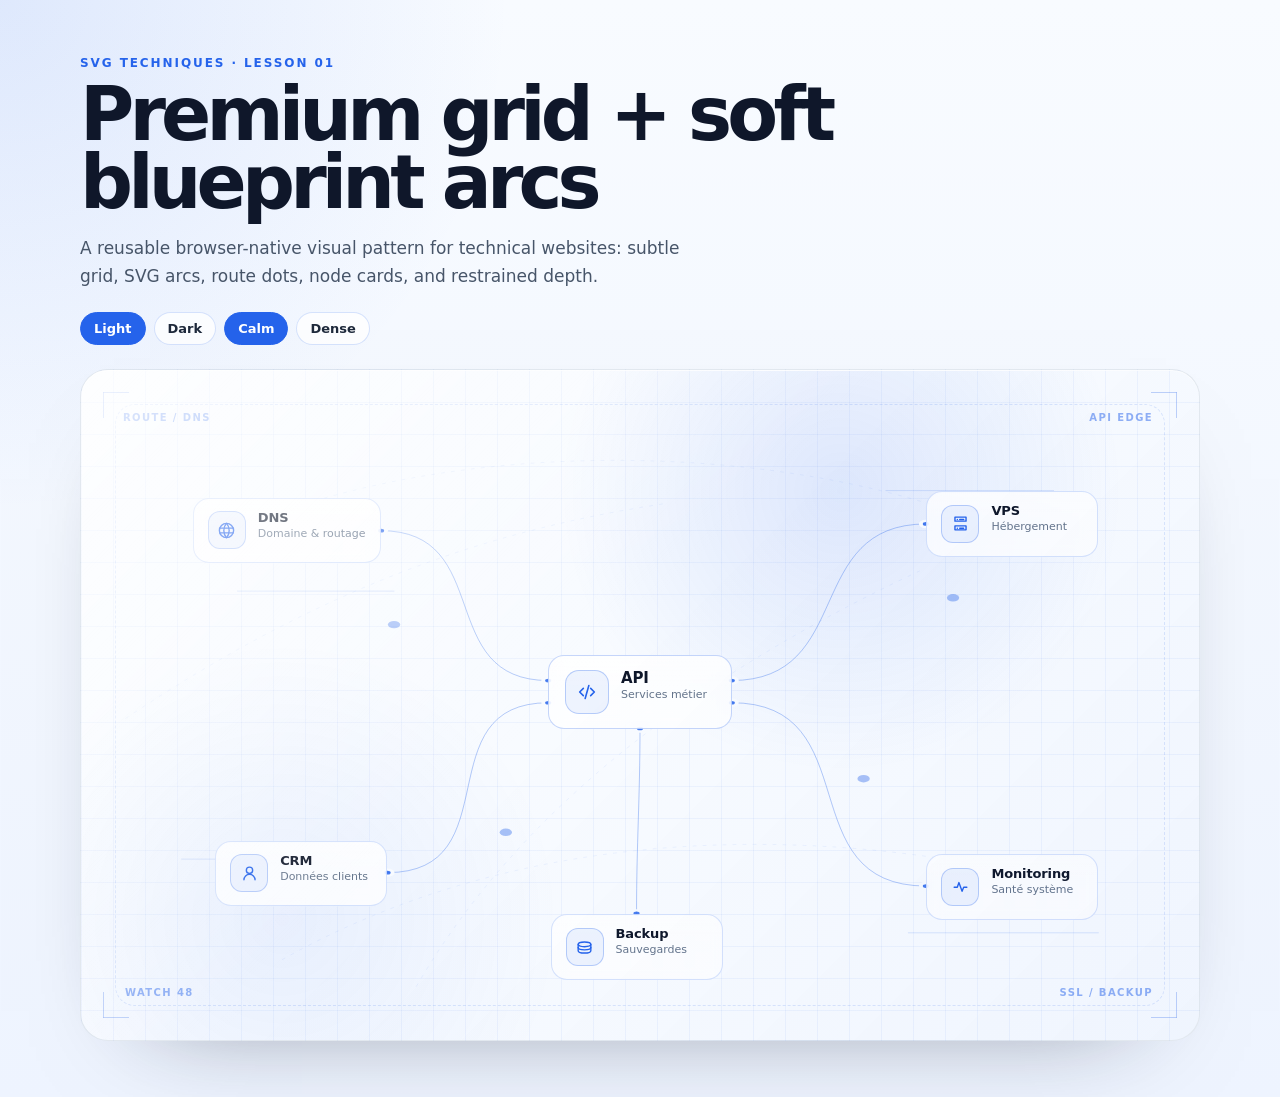
<file: 01_premium_grid_blueprint_arcs/index.html>
<!doctype html>
<html lang="en">
  <head>
    <meta charset="UTF-8" />
    <meta name="viewport" content="width=device-width, initial-scale=1.0" />
    <title>01 — Premium Grid + Blueprint Arcs</title>
    <link rel="stylesheet" href="./style.css" />
  </head>

  <body>
    <main class="lesson-shell">
      <section class="lesson-copy">
        <p class="eyebrow">SVG Techniques · Lesson 01</p>
        <h1>Premium grid + soft blueprint arcs</h1>
        <p>
          A reusable browser-native visual pattern for technical websites:
          subtle grid, SVG arcs, route dots, node cards, and restrained depth.
        </p>

        <div class="controls">
          <button class="control is-active" data-theme="light">Light</button>
          <button class="control" data-theme="dark">Dark</button>
          <button class="control is-active" data-density="calm">Calm</button>
          <button class="control" data-density="dense">Dense</button>
        </div>
      </section>

      <section class="blueprint" data-theme="light" data-density="calm">
        <svg class="routes" viewBox="0 0 100 100" preserveAspectRatio="none" aria-hidden="true">
          <!-- Decorative blueprint atmosphere -->
          <path class="route route-ghost" d="M15 23 C34 10 64 10 84 25" />
          <path class="route route-ghost" d="M18 88 C35 72 58 66 84 75" />
          <path class="route route-ghost" d="M30 92 C38 69 52 48 75 30" />
          <path class="route route-ghost" d="M4 52 C21 33 36 24 52 20" />

          <path class="route route-fragment" d="M14 33 H28" />
          <path class="route route-fragment" d="M72 18 H87" />
          <path class="route route-fragment" d="M74 84 H91" />
          <path class="route route-fragment" d="M9 73 H22" />

          <circle class="route-dot muted" cx="28" cy="38" r="0.55" />
          <circle class="route-dot muted" cx="78" cy="34" r="0.55" />
          <circle class="route-dot muted" cx="38" cy="69" r="0.55" />
          <circle class="route-dot muted" cx="70" cy="61" r="0.55" />

          <!-- JS writes exact node-to-API connectors here -->
          <g data-route-layer></g>
        </svg>

        <div class="micro-label label-a">ROUTE / DNS</div>
        <div class="micro-label label-b">API EDGE</div>
        <div class="micro-label label-c">WATCH 48</div>
        <div class="micro-label label-d">SSL / BACKUP</div>

        <article class="node node-dns" data-node="dns">
          <span class="node-icon">
            <svg viewBox="0 0 24 24">
              <path d="M12 3a9 9 0 1 0 0 18a9 9 0 0 0 0-18Z" />
              <path d="M12 3c2.4 2.5 3.4 5.4 3.4 9S14.4 18.5 12 21" />
              <path d="M12 3c-2.4 2.5-3.4 5.4-3.4 9s1 6.5 3.4 9" />
              <path d="M3.6 9h16.8M3.6 15h16.8" />
            </svg>
          </span>
          <span class="node-copy">
            <strong>DNS</strong>
            <small>Domaine & routage</small>
          </span>
        </article>

        <article class="node node-api is-core" data-node="api">
          <span class="node-icon">
            <svg viewBox="0 0 24 24">
              <path d="M8 8l-4 4l4 4" />
              <path d="M16 8l4 4l-4 4" />
              <path d="M14 5l-4 14" />
            </svg>
          </span>
          <span class="node-copy">
            <strong>API</strong>
            <small>Services métier</small>
          </span>
        </article>

        <article class="node node-vps" data-node="vps">
          <span class="node-icon">
            <svg viewBox="0 0 24 24">
              <path d="M5 4h14v5H5Z" />
              <path d="M5 15h14v5H5Z" />
              <path d="M8 7h.01M8 18h.01" />
              <path d="M11 7h5M11 18h5" />
            </svg>
          </span>
          <span class="node-copy">
            <strong>VPS</strong>
            <small>Hébergement</small>
          </span>
        </article>

        <article class="node node-crm" data-node="crm">
          <span class="node-icon">
            <svg viewBox="0 0 24 24">
              <path d="M12 12a4 4 0 1 0-4-4a4 4 0 0 0 4 4Z" />
              <path d="M5 20a7 7 0 0 1 14 0" />
            </svg>
          </span>
          <span class="node-copy">
            <strong>CRM</strong>
            <small>Données clients</small>
          </span>
        </article>

        <article class="node node-monitoring" data-node="monitoring">
          <span class="node-icon">
            <svg viewBox="0 0 24 24">
              <path d="M4 13h4l2-6l4 11l2-5h4" />
            </svg>
          </span>
          <span class="node-copy">
            <strong>Monitoring</strong>
            <small>Santé système</small>
          </span>
        </article>

        <article class="node node-backup" data-node="backup">
          <span class="node-icon">
            <svg viewBox="0 0 24 24">
              <path d="M12 5c4.4 0 8 1.3 8 3s-3.6 3-8 3s-8-1.3-8-3s3.6-3 8-3Z" />
              <path d="M4 8v8c0 1.7 3.6 3 8 3s8-1.3 8-3V8" />
              <path d="M4 12c0 1.7 3.6 3 8 3s8-1.3 8-3" />
            </svg>
          </span>
          <span class="node-copy">
            <strong>Backup</strong>
            <small>Sauvegardes</small>
          </span>
        </article>

        <span class="corner-mark corner-tl"></span>
        <span class="corner-mark corner-tr"></span>
        <span class="corner-mark corner-bl"></span>
        <span class="corner-mark corner-br"></span>
      </section>
    </main>

    <script src="./script.js"></script>
  </body>
</html>
</file>
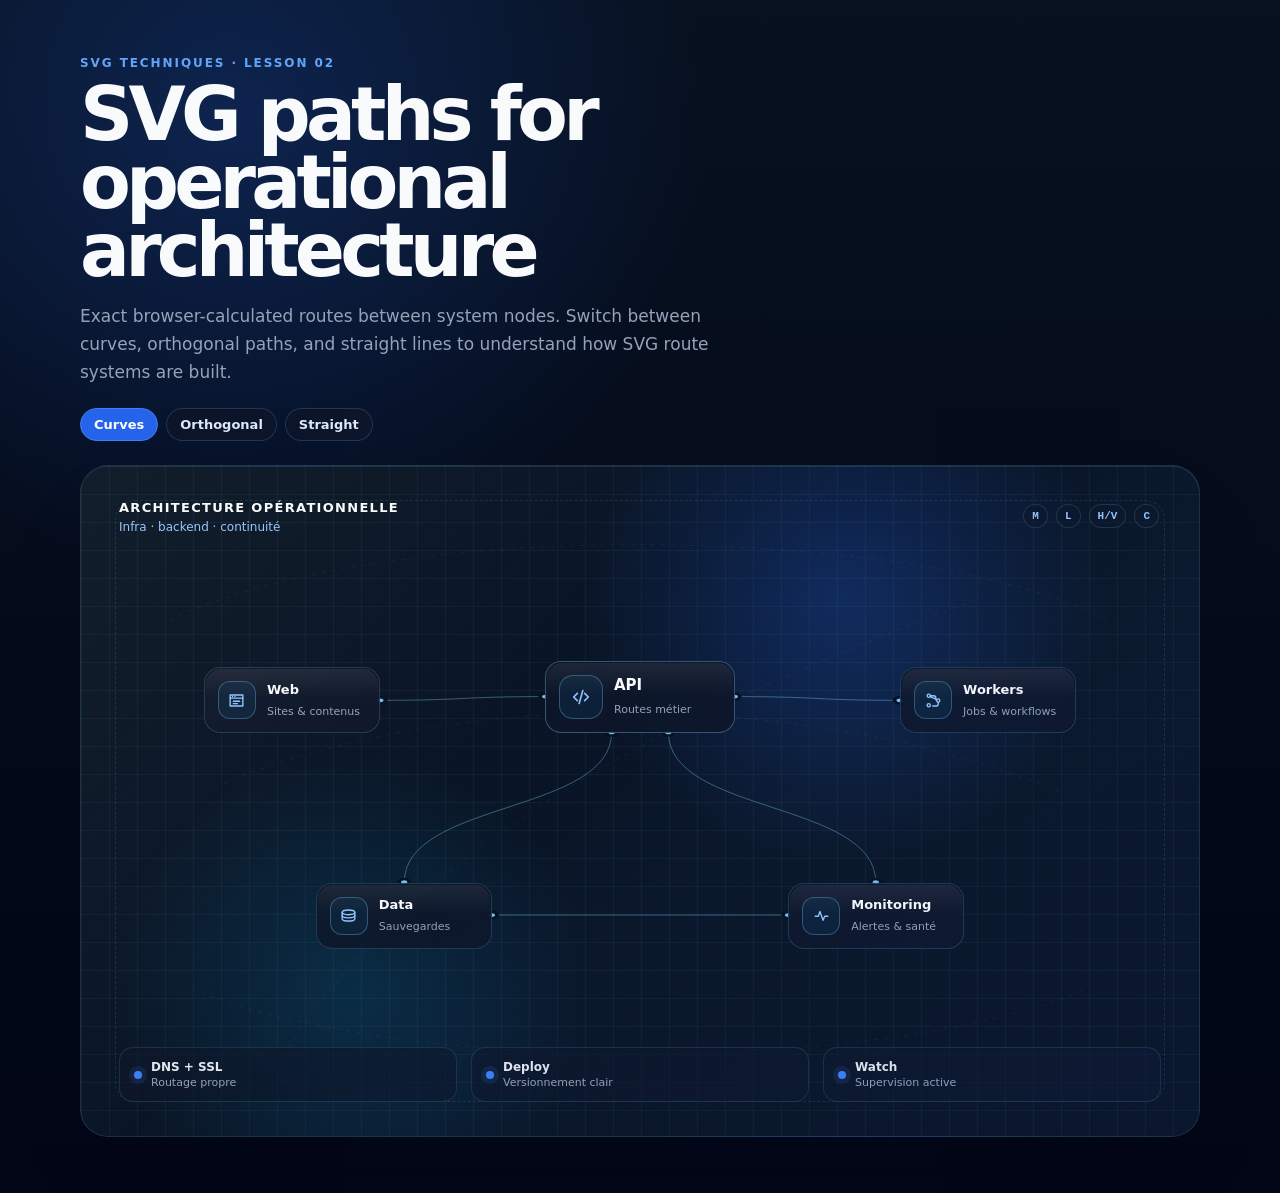
<file: 02_svg_lines_paths_curves/index.html>
<!doctype html>
<html lang="en">
  <head>
    <meta charset="UTF-8" />
    <meta name="viewport" content="width=device-width, initial-scale=1.0" />
    <title>02 — SVG Lines, Paths + Curves</title>
    <link rel="stylesheet" href="./style.css" />
  </head>

  <body>
    <main class="lesson-shell">
      <section class="lesson-copy">
        <p class="eyebrow">SVG Techniques · Lesson 02</p>
        <h1>SVG paths for operational architecture</h1>
        <p>
          Exact browser-calculated routes between system nodes. Switch between
          curves, orthogonal paths, and straight lines to understand how SVG
          route systems are built.
        </p>

        <div class="controls">
          <button class="control is-active" data-route-mode="curve">Curves</button>
          <button class="control" data-route-mode="orthogonal">Orthogonal</button>
          <button class="control" data-route-mode="straight">Straight</button>
        </div>
      </section>

      <section class="ops-panel" data-route-mode="curve">
        <div class="panel-label">
          <strong>Architecture opérationnelle</strong>
          <span>Infra · backend · continuité</span>
        </div>

        <svg class="route-stage" viewBox="0 0 100 100" preserveAspectRatio="none" aria-hidden="true">
          <path class="ghost-route" d="M8 23 C26 8 74 8 92 23" />
          <path class="ghost-route" d="M10 78 C28 91 72 91 90 78" />
          <path class="ghost-route" d="M18 88 C30 58 48 40 80 20" />
          <path class="ghost-route" d="M12 48 C32 33 66 33 88 49" />

          <g data-route-layer></g>
        </svg>

        <div class="system-node node-web" data-node="web">
          <span class="system-icon">
            <svg viewBox="0 0 24 24">
              <path d="M4 5h16v14H4Z" />
              <path d="M4 9h16" />
              <path d="M7 7h.01M10 7h.01" />
              <path d="M8 13h8M8 16h5" />
            </svg>
          </span>
          <strong>Web</strong>
          <small>Sites & contenus</small>
        </div>

        <div class="system-node node-api is-core" data-node="api">
          <span class="system-icon">
            <svg viewBox="0 0 24 24">
              <path d="M8 8l-4 4l4 4" />
              <path d="M16 8l4 4l-4 4" />
              <path d="M14 5l-4 14" />
            </svg>
          </span>
          <strong>API</strong>
          <small>Routes métier</small>
        </div>

        <div class="system-node node-workers" data-node="workers">
          <span class="system-icon">
            <svg viewBox="0 0 24 24">
              <path d="M6 8a2 2 0 1 0 0-4a2 2 0 0 0 0 4Z" />
              <path d="M18 14a2 2 0 1 0 0-4a2 2 0 0 0 0 4Z" />
              <path d="M6 20a2 2 0 1 0 0-4a2 2 0 0 0 0 4Z" />
              <path d="M7.7 7l8.6 4M8 6h4a3 3 0 0 1 3 3v2M18 14v2a3 3 0 0 1-3 3h-4" />
            </svg>
          </span>
          <strong>Workers</strong>
          <small>Jobs & workflows</small>
        </div>

        <div class="system-node node-data" data-node="data">
          <span class="system-icon">
            <svg viewBox="0 0 24 24">
              <path d="M12 5c4.4 0 8 1.3 8 3s-3.6 3-8 3s-8-1.3-8-3s3.6-3 8-3Z" />
              <path d="M4 8v8c0 1.7 3.6 3 8 3s8-1.3 8-3V8" />
              <path d="M4 12c0 1.7 3.6 3 8 3s8-1.3 8-3" />
            </svg>
          </span>
          <strong>Data</strong>
          <small>Sauvegardes</small>
        </div>

        <div class="system-node node-monitoring" data-node="monitoring">
          <span class="system-icon">
            <svg viewBox="0 0 24 24">
              <path d="M4 13h4l2-6l4 11l2-5h4" />
            </svg>
          </span>
          <strong>Monitoring</strong>
          <small>Alertes & santé</small>
        </div>

        <div class="ops-rows">
          <div>
            <span></span>
            <strong>DNS + SSL</strong>
            <small>Routage propre</small>
          </div>

          <div>
            <span></span>
            <strong>Deploy</strong>
            <small>Versionnement clair</small>
          </div>

          <div>
            <span></span>
            <strong>Watch</strong>
            <small>Supervision active</small>
          </div>
        </div>

        <div class="path-notes">
          <code>M</code>
          <code>L</code>
          <code>H/V</code>
          <code>C</code>
        </div>
      </section>
    </main>

    <script src="./script.js"></script>
  </body>
</html>
</file>
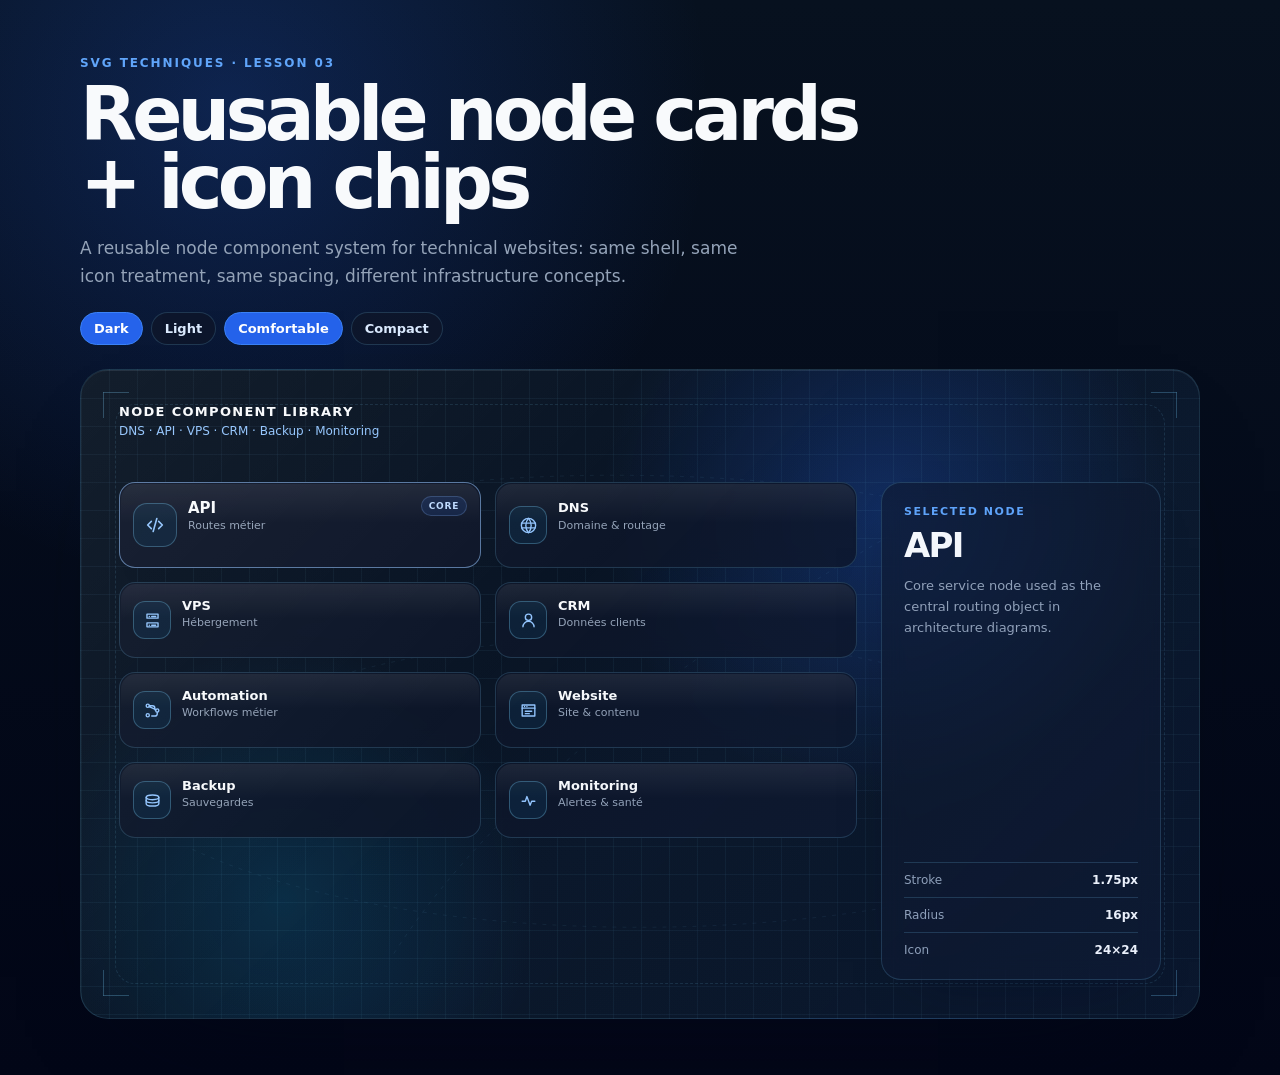
<file: 03_node_cards_icon_chips/index.html>
<!doctype html>
<html lang="en">
  <head>
    <meta charset="UTF-8" />
    <meta name="viewport" content="width=device-width, initial-scale=1.0" />
    <title>03 — Node Cards + Icon Chips</title>
    <link rel="stylesheet" href="./style.css" />
  </head>

  <body>
    <main class="lesson-shell">
      <section class="lesson-copy">
        <p class="eyebrow">SVG Techniques · Lesson 03</p>
        <h1>Reusable node cards + icon chips</h1>
        <p>
          A reusable node component system for technical websites: same shell,
          same icon treatment, same spacing, different infrastructure concepts.
        </p>

        <div class="controls">
          <button class="control is-active" data-group="theme" data-theme="dark">Dark</button>
          <button class="control" data-group="theme" data-theme="light">Light</button>
          <button class="control is-active" data-group="density" data-density="comfortable">Comfortable</button>
          <button class="control" data-group="density" data-density="compact">Compact</button>
        </div>
      </section>

      <section class="node-lab" data-theme="dark" data-density="comfortable">
        <div class="lab-label">
          <strong>Node component library</strong>
          <span>DNS · API · VPS · CRM · Backup · Monitoring</span>
        </div>

        <svg class="lab-routes" viewBox="0 0 100 100" preserveAspectRatio="none" aria-hidden="true">
          <path class="ghost-route" d="M8 28 C26 12 72 12 92 30" />
          <path class="ghost-route" d="M10 74 C30 90 70 90 90 74" />
          <path class="ghost-route" d="M15 52 C34 38 64 37 84 52" />
          <path class="ghost-route" d="M28 90 C37 66 54 43 78 20" />
        </svg>

        <div class="node-grid">
          <article class="node-card is-active is-core" data-node="api">
            <span class="node-chip">
              <svg viewBox="0 0 24 24">
                <path d="M8 8l-4 4l4 4" />
                <path d="M16 8l4 4l-4 4" />
                <path d="M14 5l-4 14" />
              </svg>
            </span>
            <span class="node-copy">
              <strong>API</strong>
              <small>Routes métier</small>
            </span>
            <span class="node-badge">Core</span>
          </article>

          <article class="node-card" data-node="dns">
            <span class="node-chip">
              <svg viewBox="0 0 24 24">
                <path d="M12 3a9 9 0 1 0 0 18a9 9 0 0 0 0-18Z" />
                <path d="M12 3c2.4 2.5 3.4 5.4 3.4 9S14.4 18.5 12 21" />
                <path d="M12 3c-2.4 2.5-3.4 5.4-3.4 9s1 6.5 3.4 9" />
                <path d="M3.6 9h16.8M3.6 15h16.8" />
              </svg>
            </span>
            <span class="node-copy">
              <strong>DNS</strong>
              <small>Domaine & routage</small>
            </span>
          </article>

          <article class="node-card" data-node="vps">
            <span class="node-chip">
              <svg viewBox="0 0 24 24">
                <path d="M5 4h14v5H5Z" />
                <path d="M5 15h14v5H5Z" />
                <path d="M8 7h.01M8 18h.01" />
                <path d="M11 7h5M11 18h5" />
              </svg>
            </span>
            <span class="node-copy">
              <strong>VPS</strong>
              <small>Hébergement</small>
            </span>
          </article>

          <article class="node-card" data-node="crm">
            <span class="node-chip">
              <svg viewBox="0 0 24 24">
                <path d="M12 12a4 4 0 1 0-4-4a4 4 0 0 0 4 4Z" />
                <path d="M5 20a7 7 0 0 1 14 0" />
              </svg>
            </span>
            <span class="node-copy">
              <strong>CRM</strong>
              <small>Données clients</small>
            </span>
          </article>

          <article class="node-card" data-node="automation">
            <span class="node-chip">
              <svg viewBox="0 0 24 24">
                <path d="M6 8a2 2 0 1 0 0-4a2 2 0 0 0 0 4Z" />
                <path d="M18 14a2 2 0 1 0 0-4a2 2 0 0 0 0 4Z" />
                <path d="M6 20a2 2 0 1 0 0-4a2 2 0 0 0 0 4Z" />
                <path d="M7.7 7l8.6 4M8 6h4a3 3 0 0 1 3 3v2M18 14v2a3 3 0 0 1-3 3h-4" />
              </svg>
            </span>
            <span class="node-copy">
              <strong>Automation</strong>
              <small>Workflows métier</small>
            </span>
          </article>

          <article class="node-card" data-node="website">
            <span class="node-chip">
              <svg viewBox="0 0 24 24">
                <path d="M4 5h16v14H4Z" />
                <path d="M4 9h16" />
                <path d="M7 7h.01M10 7h.01" />
                <path d="M8 13h8M8 16h5" />
              </svg>
            </span>
            <span class="node-copy">
              <strong>Website</strong>
              <small>Site & contenu</small>
            </span>
          </article>

          <article class="node-card" data-node="backup">
            <span class="node-chip">
              <svg viewBox="0 0 24 24">
                <path d="M12 5c4.4 0 8 1.3 8 3s-3.6 3-8 3s-8-1.3-8-3s3.6-3 8-3Z" />
                <path d="M4 8v8c0 1.7 3.6 3 8 3s8-1.3 8-3V8" />
                <path d="M4 12c0 1.7 3.6 3 8 3s8-1.3 8-3" />
              </svg>
            </span>
            <span class="node-copy">
              <strong>Backup</strong>
              <small>Sauvegardes</small>
            </span>
          </article>

          <article class="node-card" data-node="monitoring">
            <span class="node-chip">
              <svg viewBox="0 0 24 24">
                <path d="M4 13h4l2-6l4 11l2-5h4" />
              </svg>
            </span>
            <span class="node-copy">
              <strong>Monitoring</strong>
              <small>Alertes & santé</small>
            </span>
          </article>
        </div>

        <aside class="node-inspector">
          <p class="inspector-kicker">Selected node</p>
          <h2 data-selected-title>API</h2>
          <p data-selected-description>
            Core service node used as the central routing object in architecture diagrams.
          </p>

          <div class="token-list">
            <div>
              <span>Stroke</span>
              <strong>1.75px</strong>
            </div>
            <div>
              <span>Radius</span>
              <strong>16px</strong>
            </div>
            <div>
              <span>Icon</span>
              <strong>24×24</strong>
            </div>
          </div>
        </aside>

        <span class="corner-mark corner-tl"></span>
        <span class="corner-mark corner-tr"></span>
        <span class="corner-mark corner-bl"></span>
        <span class="corner-mark corner-br"></span>
      </section>
    </main>

    <script src="./script.js"></script>
  </body>
</html>
</file>
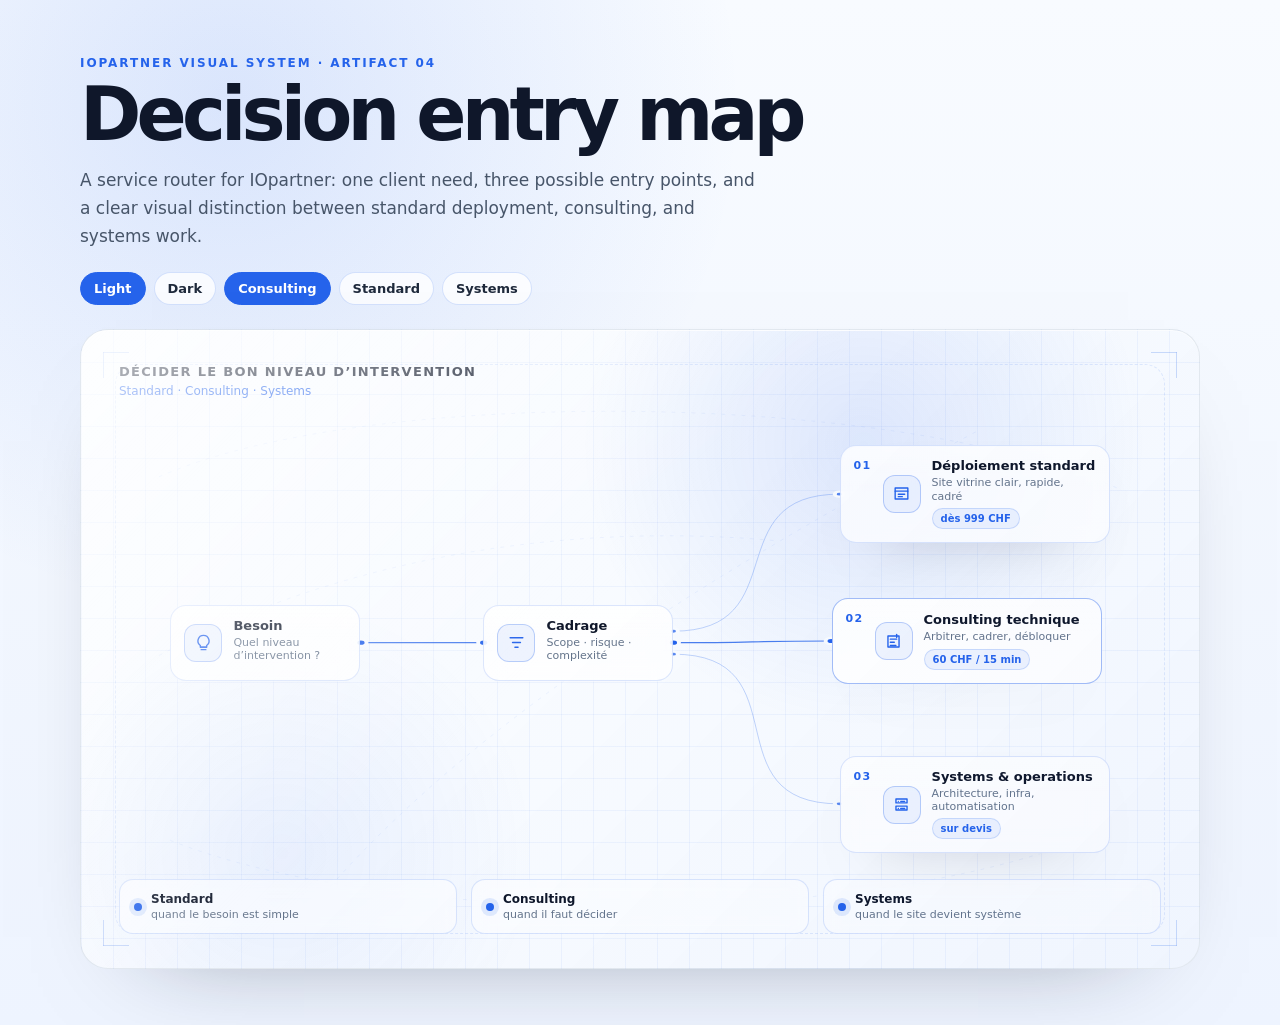
<file: 04_decision_entry_map/index.html>
<!doctype html>
<html lang="fr">
  <head>
    <meta charset="UTF-8" />
    <meta name="viewport" content="width=device-width, initial-scale=1.0" />
    <title>04 — Decision Entry Map</title>
    <link rel="stylesheet" href="./style.css" />
  </head>

  <body>
    <main class="lesson-shell">
      <section class="lesson-copy">
        <p class="eyebrow">IOpartner visual system · Artifact 04</p>
        <h1>Decision entry map</h1>
        <p>
          A service router for IOpartner: one client need, three possible entry
          points, and a clear visual distinction between standard deployment,
          consulting, and systems work.
        </p>

        <div class="controls">
          <button class="control is-active" data-group="theme" data-theme="light">Light</button>
          <button class="control" data-group="theme" data-theme="dark">Dark</button>

          <button class="control is-active" data-group="recommendation" data-recommendation="consulting">
            Consulting
          </button>
          <button class="control" data-group="recommendation" data-recommendation="standard">
            Standard
          </button>
          <button class="control" data-group="recommendation" data-recommendation="systems">
            Systems
          </button>
        </div>
      </section>

      <section class="decision-panel" data-theme="light" data-recommendation="consulting">
        <div class="panel-label">
          <strong>Décider le bon niveau d’intervention</strong>
          <span>Standard · Consulting · Systems</span>
        </div>

        <svg class="decision-stage" viewBox="0 0 100 100" preserveAspectRatio="none" aria-hidden="true">
          <path class="ghost-route" d="M7 23 C25 9 72 9 93 25" />
          <path class="ghost-route" d="M8 80 C28 94 72 94 92 78" />
          <path class="ghost-route" d="M20 92 C32 66 52 42 80 16" />
          <path class="ghost-route" d="M7 51 C23 36 43 30 62 33" />

          <g data-route-layer></g>
        </svg>

        <article class="decision-node need-node" data-node="need">
          <span class="node-icon">
            <svg viewBox="0 0 24 24">
              <path d="M12 3a7 7 0 0 0-4 12.75V18h8v-2.25A7 7 0 0 0 12 3Z" />
              <path d="M9 21h6" />
              <path d="M9 18h6" />
            </svg>
          </span>
          <span class="node-copy">
            <strong>Besoin</strong>
            <small>Quel niveau d’intervention ?</small>
          </span>
        </article>

        <article class="decision-node filter-node" data-node="filter">
          <span class="node-icon">
            <svg viewBox="0 0 24 24">
              <path d="M4 6h16" />
              <path d="M7 12h10" />
              <path d="M10 18h4" />
            </svg>
          </span>
          <span class="node-copy">
            <strong>Cadrage</strong>
            <small>Scope · risque · complexité</small>
          </span>
        </article>

        <article class="path-card path-standard" data-node="standard" data-path="standard">
          <span class="path-number">01</span>
          <span class="node-icon">
            <svg viewBox="0 0 24 24">
              <path d="M4 5h16v14H4Z" />
              <path d="M4 9h16" />
              <path d="M8 13h8" />
              <path d="M8 16h5" />
            </svg>
          </span>
          <span class="node-copy">
            <strong>Déploiement standard</strong>
            <small>Site vitrine clair, rapide, cadré</small>
          </span>
          <span class="path-badge">dès 999 CHF</span>
        </article>

        <article class="path-card path-consulting" data-node="consulting" data-path="consulting">
          <span class="path-number">02</span>
          <span class="node-icon">
            <svg viewBox="0 0 24 24">
              <path d="M5 5h14v14H5Z" />
              <path d="M8 9h8" />
              <path d="M8 13h5" />
              <path d="M8 17h7" />
              <path d="M16 3v4" />
            </svg>
          </span>
          <span class="node-copy">
            <strong>Consulting technique</strong>
            <small>Arbitrer, cadrer, débloquer</small>
          </span>
          <span class="path-badge">60 CHF / 15 min</span>
        </article>

        <article class="path-card path-systems" data-node="systems" data-path="systems">
          <span class="path-number">03</span>
          <span class="node-icon">
            <svg viewBox="0 0 24 24">
              <path d="M5 5h14v5H5Z" />
              <path d="M5 14h14v5H5Z" />
              <path d="M8 8h.01M8 17h.01" />
              <path d="M11 8h5M11 17h5" />
            </svg>
          </span>
          <span class="node-copy">
            <strong>Systems & operations</strong>
            <small>Architecture, infra, automatisation</small>
          </span>
          <span class="path-badge">sur devis</span>
        </article>

        <div class="decision-notes">
          <div>
            <span></span>
            <strong>Standard</strong>
            <small>quand le besoin est simple</small>
          </div>
          <div>
            <span></span>
            <strong>Consulting</strong>
            <small>quand il faut décider</small>
          </div>
          <div>
            <span></span>
            <strong>Systems</strong>
            <small>quand le site devient système</small>
          </div>
        </div>

        <span class="corner-mark corner-tl"></span>
        <span class="corner-mark corner-tr"></span>
        <span class="corner-mark corner-bl"></span>
        <span class="corner-mark corner-br"></span>
      </section>
    </main>

    <script src="./script.js"></script>
  </body>
</html>
</file>
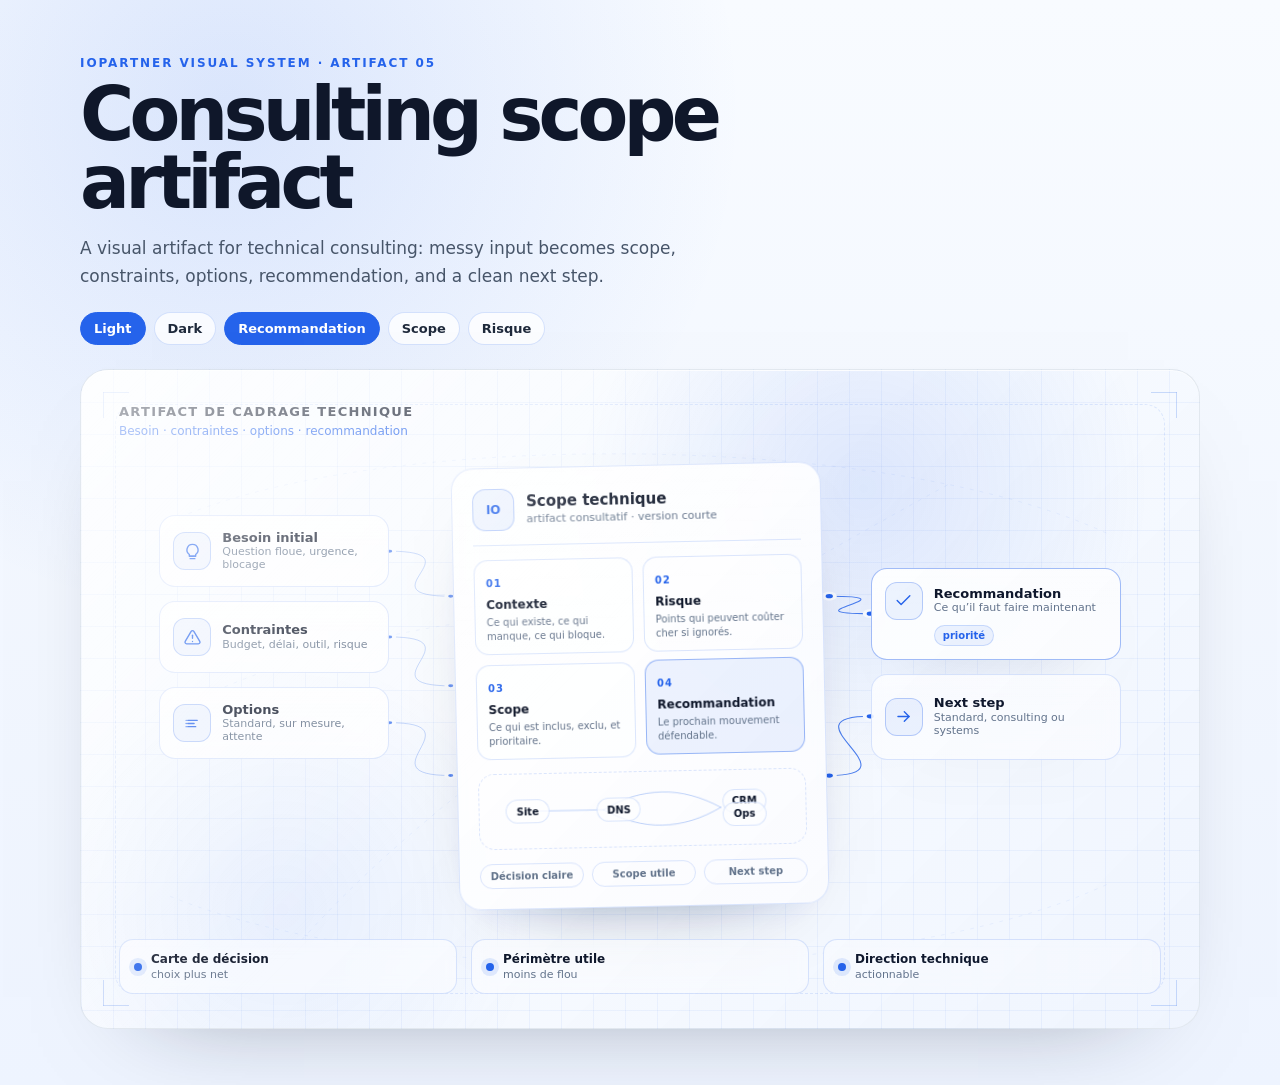
<file: 05_consulting_scope_artifact/index.html>
<!doctype html>
<html lang="fr">
  <head>
    <meta charset="UTF-8" />
    <meta name="viewport" content="width=device-width, initial-scale=1.0" />
    <title>05 — Consulting Scope Artifact</title>
    <link rel="stylesheet" href="./style.css" />
  </head>

  <body>
    <main class="lesson-shell">
      <section class="lesson-copy">
        <p class="eyebrow">IOpartner visual system · Artifact 05</p>
        <h1>Consulting scope artifact</h1>
        <p>
          A visual artifact for technical consulting: messy input becomes scope,
          constraints, options, recommendation, and a clean next step.
        </p>

        <div class="controls">
          <button class="control is-active" data-group="theme" data-theme="light">Light</button>
          <button class="control" data-group="theme" data-theme="dark">Dark</button>

          <button class="control is-active" data-group="focus" data-focus="recommendation">
            Recommandation
          </button>
          <button class="control" data-group="focus" data-focus="scope">Scope</button>
          <button class="control" data-group="focus" data-focus="risk">Risque</button>
        </div>
      </section>

      <section class="scope-panel" data-theme="light" data-focus="recommendation">
        <div class="panel-label">
          <strong>Artifact de cadrage technique</strong>
          <span>Besoin · contraintes · options · recommandation</span>
        </div>

        <svg class="scope-stage" viewBox="0 0 100 100" preserveAspectRatio="none" aria-hidden="true">
          <path class="ghost-route" d="M8 23 C26 9 72 9 92 25" />
          <path class="ghost-route" d="M8 80 C28 94 72 94 92 78" />
          <path class="ghost-route" d="M18 90 C31 64 51 42 78 17" />
          <path class="ghost-route" d="M8 52 C24 38 45 34 63 38" />

          <g data-route-layer></g>
        </svg>

        <div class="input-stack">
          <article class="mini-card input-need" data-node="need">
            <span class="mini-icon">
              <svg viewBox="0 0 24 24">
                <path d="M12 3a7 7 0 0 0-4 12.75V18h8v-2.25A7 7 0 0 0 12 3Z" />
                <path d="M9 21h6M9 18h6" />
              </svg>
            </span>
            <span>
              <strong>Besoin initial</strong>
              <small>Question floue, urgence, blocage</small>
            </span>
          </article>

          <article class="mini-card input-constraints" data-node="constraints">
            <span class="mini-icon">
              <svg viewBox="0 0 24 24">
                <path d="M12 9v4" />
                <path d="M12 17h.01" />
                <path d="M10.3 4.2 2.8 17a2 2 0 0 0 1.7 3h15a2 2 0 0 0 1.7-3L13.7 4.2a2 2 0 0 0-3.4 0Z" />
              </svg>
            </span>
            <span>
              <strong>Contraintes</strong>
              <small>Budget, délai, outil, risque</small>
            </span>
          </article>

          <article class="mini-card input-options" data-node="options">
            <span class="mini-icon">
              <svg viewBox="0 0 24 24">
                <path d="M6 8h12" />
                <path d="M6 12h8" />
                <path d="M6 16h10" />
                <path d="M4 8h.01M4 12h.01M4 16h.01" />
              </svg>
            </span>
            <span>
              <strong>Options</strong>
              <small>Standard, sur mesure, attente</small>
            </span>
          </article>
        </div>

        <article class="scope-sheet" data-node="artifact">
          <div class="sheet-header">
            <span class="sheet-mark">IO</span>
            <div>
              <strong>Scope technique</strong>
              <small>artifact consultatif · version courte</small>
            </div>
          </div>

          <div class="sheet-grid">
            <section class="sheet-block block-context">
              <span>01</span>
              <strong>Contexte</strong>
              <small>Ce qui existe, ce qui manque, ce qui bloque.</small>
            </section>

            <section class="sheet-block block-risk">
              <span>02</span>
              <strong>Risque</strong>
              <small>Points qui peuvent coûter cher si ignorés.</small>
            </section>

            <section class="sheet-block block-scope">
              <span>03</span>
              <strong>Scope</strong>
              <small>Ce qui est inclus, exclu, et prioritaire.</small>
            </section>

            <section class="sheet-block block-recommendation">
              <span>04</span>
              <strong>Recommandation</strong>
              <small>Le prochain mouvement défendable.</small>
            </section>
          </div>

          <div class="mini-architecture">
            <span class="arch-node">Site</span>
            <span class="arch-node">DNS</span>
            <span class="arch-node">CRM</span>
            <span class="arch-node">Ops</span>
            <svg viewBox="0 0 100 40" preserveAspectRatio="none">
              <path d="M18 20 H38" />
              <path d="M38 20 C50 8 62 8 74 20" />
              <path d="M38 20 C50 32 62 32 74 20" />
            </svg>
          </div>

          <div class="sheet-footer">
            <span>Décision claire</span>
            <span>Scope utile</span>
            <span>Next step</span>
          </div>
        </article>

        <div class="outcome-stack">
          <article class="outcome-card outcome-recommendation" data-node="recommendation">
            <span class="mini-icon">
              <svg viewBox="0 0 24 24">
                <path d="M20 6 9 17l-5-5" />
              </svg>
            </span>
            <span>
              <strong>Recommandation</strong>
              <small>Ce qu’il faut faire maintenant</small>
            </span>
            <em>priorité</em>
          </article>

          <article class="outcome-card outcome-next" data-node="next">
            <span class="mini-icon">
              <svg viewBox="0 0 24 24">
                <path d="M5 12h14" />
                <path d="m13 6 6 6-6 6" />
              </svg>
            </span>
            <span>
              <strong>Next step</strong>
              <small>Standard, consulting ou systems</small>
            </span>
          </article>
        </div>

        <div class="artifact-notes">
          <div>
            <span></span>
            <strong>Carte de décision</strong>
            <small>choix plus net</small>
          </div>
          <div>
            <span></span>
            <strong>Périmètre utile</strong>
            <small>moins de flou</small>
          </div>
          <div>
            <span></span>
            <strong>Direction technique</strong>
            <small>actionnable</small>
          </div>
        </div>

        <span class="corner-mark corner-tl"></span>
        <span class="corner-mark corner-tr"></span>
        <span class="corner-mark corner-bl"></span>
        <span class="corner-mark corner-br"></span>
      </section>
    </main>

    <script src="./script.js"></script>
  </body>
</html>
</file>
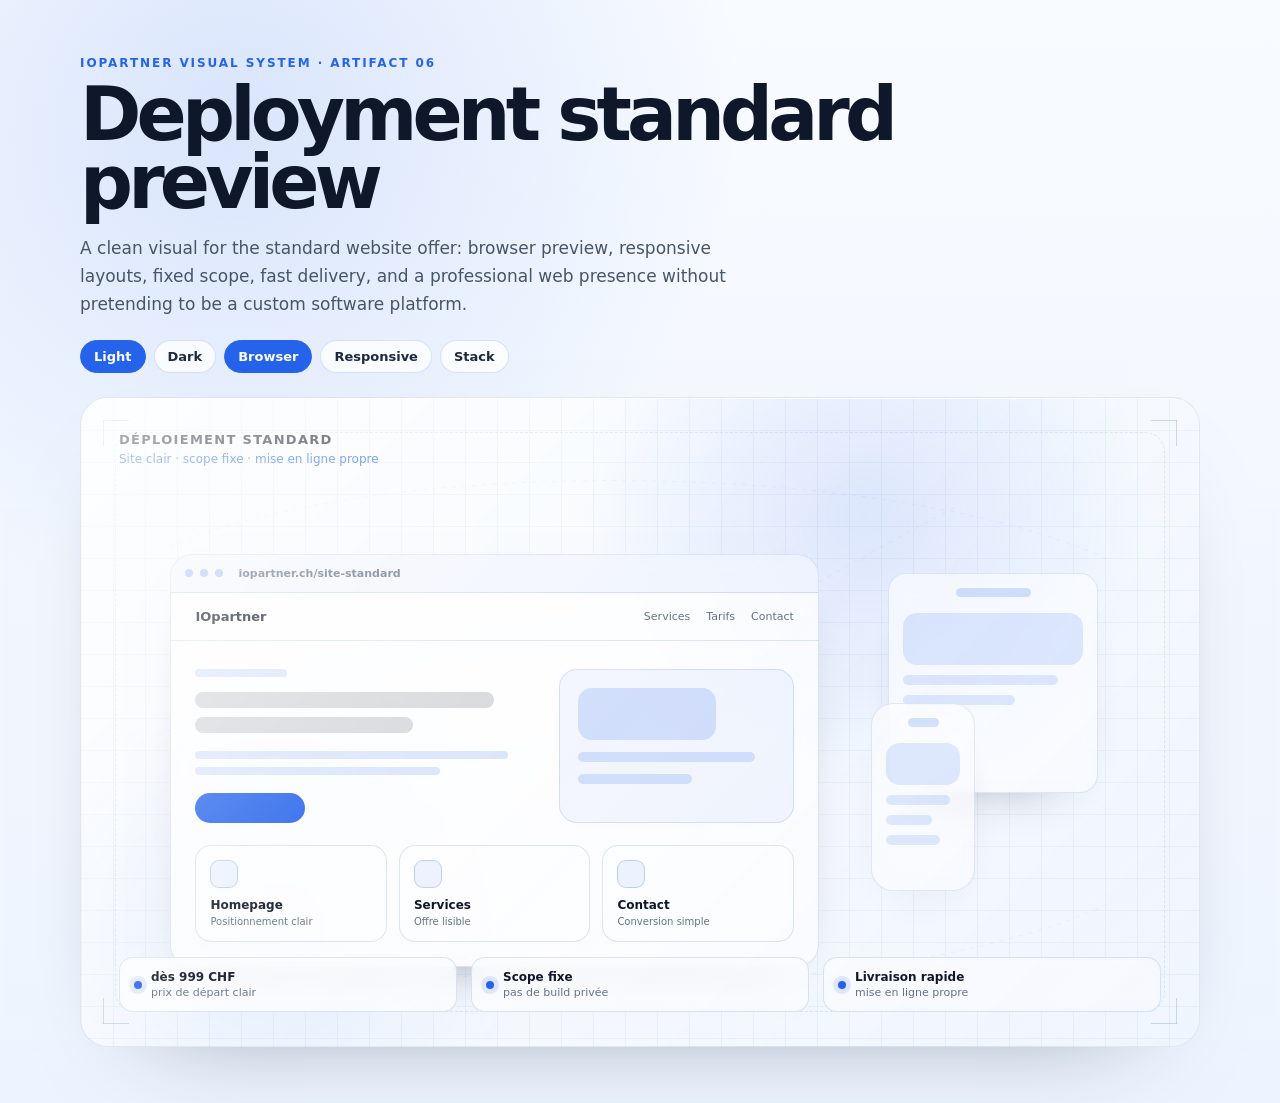
<file: 06_deployment_standard_preview/index.html>
<!doctype html>
<html lang="fr">
  <head>
    <meta charset="UTF-8" />
    <meta name="viewport" content="width=device-width, initial-scale=1.0" />
    <title>06 — Deployment Standard Preview</title>
    <link rel="stylesheet" href="./style.css" />
  </head>

  <body>
    <main class="lesson-shell">
      <section class="lesson-copy">
        <p class="eyebrow">IOpartner visual system · Artifact 06</p>
        <h1>Deployment standard preview</h1>
        <p>
          A clean visual for the standard website offer: browser preview,
          responsive layouts, fixed scope, fast delivery, and a professional web
          presence without pretending to be a custom software platform.
        </p>

        <div class="controls">
          <button class="control is-active" data-group="theme" data-theme="light">Light</button>
          <button class="control" data-group="theme" data-theme="dark">Dark</button>

          <button class="control is-active" data-group="variant" data-variant="browser">Browser</button>
          <button class="control" data-group="variant" data-variant="responsive">Responsive</button>
          <button class="control" data-group="variant" data-variant="stack">Stack</button>
        </div>
      </section>

      <section class="deployment-panel" data-theme="light" data-variant="browser">
        <div class="panel-label">
          <strong>Déploiement standard</strong>
          <span>Site clair · scope fixe · mise en ligne propre</span>
        </div>

        <svg class="blueprint-routes" viewBox="0 0 100 100" preserveAspectRatio="none" aria-hidden="true">
          <path class="ghost-route" d="M8 23 C26 9 72 9 92 25" />
          <path class="ghost-route" d="M8 80 C28 94 72 94 92 78" />
          <path class="ghost-route" d="M16 90 C31 64 51 42 78 17" />
          <path class="ghost-route" d="M7 52 C24 38 45 34 63 38" />
        </svg>

        <article class="browser-preview">
          <div class="browser-top">
            <span></span>
            <span></span>
            <span></span>
            <strong>iopartner.ch/site-standard</strong>
          </div>

          <div class="browser-nav">
            <strong>IOpartner</strong>
            <span>Services</span>
            <span>Tarifs</span>
            <span>Contact</span>
          </div>

          <div class="browser-hero">
            <div>
              <span class="kicker-line"></span>
              <span class="title-line title-line-a"></span>
              <span class="title-line title-line-b"></span>
              <span class="copy-line copy-line-a"></span>
              <span class="copy-line copy-line-b"></span>
              <span class="button-line"></span>
            </div>

            <div class="hero-card">
              <span></span>
              <span></span>
              <span></span>
            </div>
          </div>

          <div class="browser-sections">
            <section>
              <span class="section-icon"></span>
              <strong>Homepage</strong>
              <small>Positionnement clair</small>
            </section>

            <section>
              <span class="section-icon"></span>
              <strong>Services</strong>
              <small>Offre lisible</small>
            </section>

            <section>
              <span class="section-icon"></span>
              <strong>Contact</strong>
              <small>Conversion simple</small>
            </section>
          </div>
        </article>

        <div class="device tablet-device">
          <div class="device-bar"></div>
          <span></span>
          <span></span>
          <span></span>
        </div>

        <div class="device phone-device">
          <div class="device-bar"></div>
          <span></span>
          <span></span>
          <span></span>
          <span></span>
        </div>

        <div class="wireframe-stack">
          <article class="wire-card card-home">
            <span class="wire-number">01</span>
            <strong>Homepage</strong>
            <small>Hero · preuve · appel à l’action</small>
          </article>

          <article class="wire-card card-services">
            <span class="wire-number">02</span>
            <strong>Services</strong>
            <small>Offres · détails · structure</small>
          </article>

          <article class="wire-card card-contact">
            <span class="wire-number">03</span>
            <strong>Contact</strong>
            <small>Formulaire · email · téléphone</small>
          </article>
        </div>

        <div class="offer-badges">
          <div>
            <span></span>
            <strong>dès 999 CHF</strong>
            <small>prix de départ clair</small>
          </div>

          <div>
            <span></span>
            <strong>Scope fixe</strong>
            <small>pas de build privée</small>
          </div>

          <div>
            <span></span>
            <strong>Livraison rapide</strong>
            <small>mise en ligne propre</small>
          </div>
        </div>

        <span class="corner-mark corner-tl"></span>
        <span class="corner-mark corner-tr"></span>
        <span class="corner-mark corner-bl"></span>
        <span class="corner-mark corner-br"></span>
      </section>
    </main>

    <script src="./script.js"></script>
  </body>
</html>
</file>
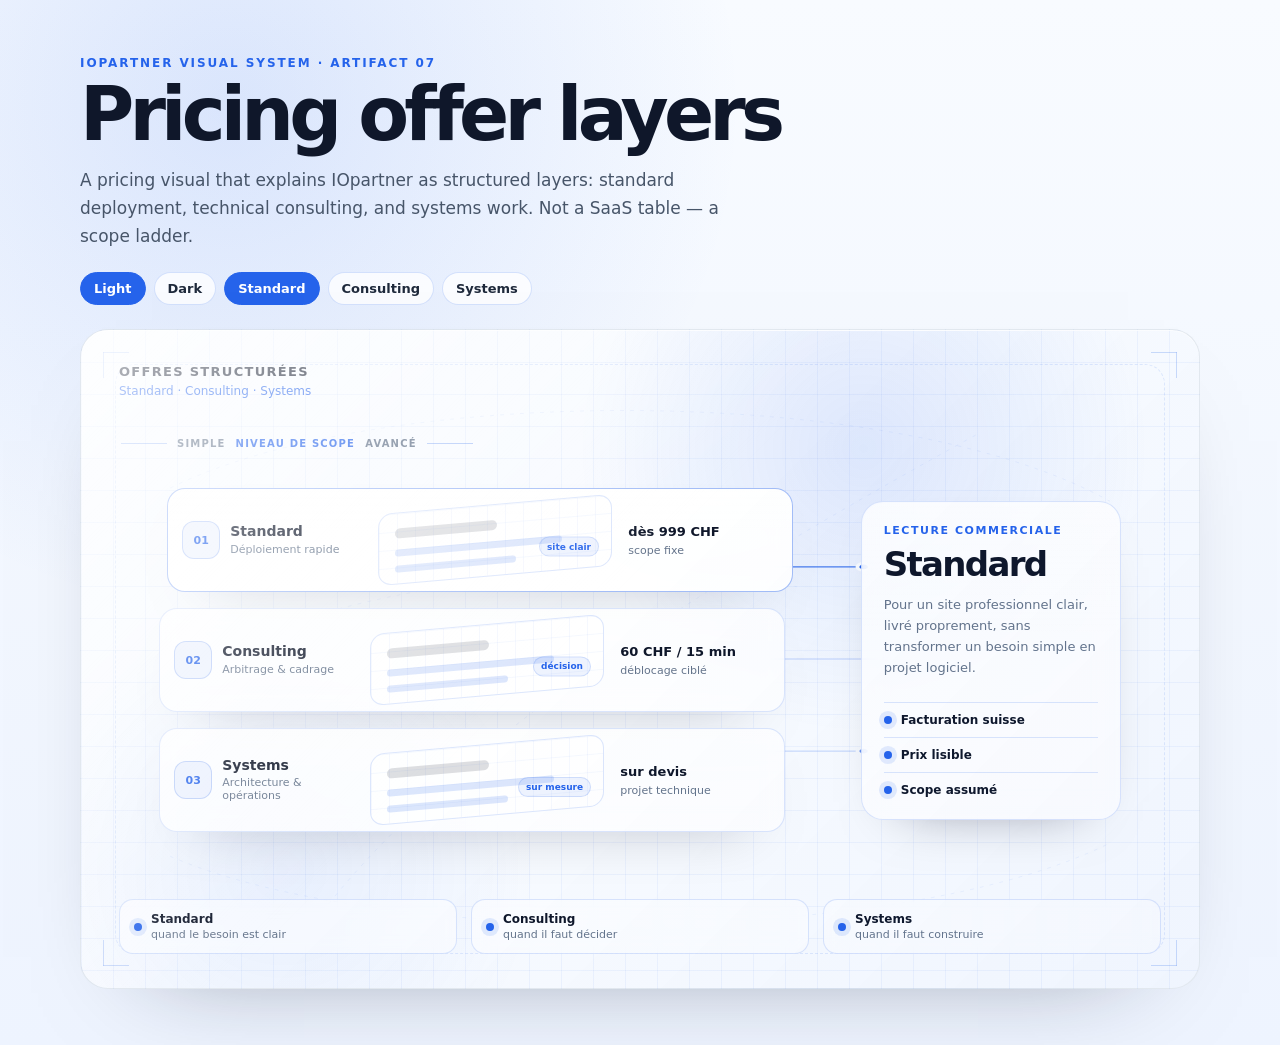
<file: 07_pricing_offer_layers/index.html>
<!doctype html>
<html lang="fr">
  <head>
    <meta charset="UTF-8" />
    <meta name="viewport" content="width=device-width, initial-scale=1.0" />
    <title>07 — Pricing Offer Layers</title>
    <link rel="stylesheet" href="./style.css" />
  </head>

  <body>
    <main class="lesson-shell">
      <section class="lesson-copy">
        <p class="eyebrow">IOpartner visual system · Artifact 07</p>
        <h1>Pricing offer layers</h1>
        <p>
          A pricing visual that explains IOpartner as structured layers:
          standard deployment, technical consulting, and systems work.
          Not a SaaS table — a scope ladder.
        </p>

        <div class="controls">
          <button class="control is-active" data-group="theme" data-theme="light">Light</button>
          <button class="control" data-group="theme" data-theme="dark">Dark</button>

          <button class="control is-active" data-group="focus" data-focus="standard">Standard</button>
          <button class="control" data-group="focus" data-focus="consulting">Consulting</button>
          <button class="control" data-group="focus" data-focus="systems">Systems</button>
        </div>
      </section>

      <section class="pricing-panel" data-theme="light" data-focus="standard">
        <div class="panel-label">
          <strong>Offres structurées</strong>
          <span>Standard · Consulting · Systems</span>
        </div>

        <svg class="pricing-routes" viewBox="0 0 100 100" preserveAspectRatio="none" aria-hidden="true">
          <path class="ghost-route" d="M8 24 C27 8 73 8 92 26" />
          <path class="ghost-route" d="M8 80 C27 94 73 94 92 78" />
          <path class="ghost-route" d="M20 92 C31 66 52 42 80 16" />
          <path class="ghost-route" d="M8 52 C24 38 46 34 64 39" />

          <path class="stack-route route-standard" d="M31 30 H42 C47 30 48 36 53 36 H70" />
          <path class="stack-route route-consulting" d="M29 50 H44 C49 50 50 50 55 50 H72" />
          <path class="stack-route route-systems" d="M31 70 H42 C47 70 48 64 53 64 H70" />

          <circle class="route-dot dot-standard-a" cx="31" cy="30" r="0.55" />
          <circle class="route-dot dot-standard-b" cx="70" cy="36" r="0.55" />
          <circle class="route-dot dot-consulting-a" cx="29" cy="50" r="0.55" />
          <circle class="route-dot dot-consulting-b" cx="72" cy="50" r="0.55" />
          <circle class="route-dot dot-systems-a" cx="31" cy="70" r="0.55" />
          <circle class="route-dot dot-systems-b" cx="70" cy="64" r="0.55" />
        </svg>

        <div class="scope-axis">
          <span>simple</span>
          <strong>niveau de scope</strong>
          <span>avancé</span>
        </div>

        <div class="layer-stack">
          <article class="offer-layer layer-standard" data-layer="standard">
            <div class="layer-copy">
              <span class="layer-number">01</span>
              <div>
                <strong>Standard</strong>
                <small>Déploiement rapide</small>
              </div>
            </div>

            <div class="layer-sheet">
              <span class="sheet-line sheet-title"></span>
              <span class="sheet-line sheet-a"></span>
              <span class="sheet-line sheet-b"></span>
              <span class="sheet-chip">site clair</span>
            </div>

            <div class="layer-meta">
              <strong>dès 999 CHF</strong>
              <small>scope fixe</small>
            </div>
          </article>

          <article class="offer-layer layer-consulting" data-layer="consulting">
            <div class="layer-copy">
              <span class="layer-number">02</span>
              <div>
                <strong>Consulting</strong>
                <small>Arbitrage & cadrage</small>
              </div>
            </div>

            <div class="layer-sheet">
              <span class="sheet-line sheet-title"></span>
              <span class="sheet-line sheet-a"></span>
              <span class="sheet-line sheet-b"></span>
              <span class="sheet-chip">décision</span>
            </div>

            <div class="layer-meta">
              <strong>60 CHF / 15 min</strong>
              <small>déblocage ciblé</small>
            </div>
          </article>

          <article class="offer-layer layer-systems" data-layer="systems">
            <div class="layer-copy">
              <span class="layer-number">03</span>
              <div>
                <strong>Systems</strong>
                <small>Architecture & opérations</small>
              </div>
            </div>

            <div class="layer-sheet">
              <span class="sheet-line sheet-title"></span>
              <span class="sheet-line sheet-a"></span>
              <span class="sheet-line sheet-b"></span>
              <span class="sheet-chip">sur mesure</span>
            </div>

            <div class="layer-meta">
              <strong>sur devis</strong>
              <small>projet technique</small>
            </div>
          </article>
        </div>

        <aside class="pricing-card">
          <p class="pricing-kicker">Lecture commerciale</p>
          <h2 data-focus-title>Standard</h2>
          <p data-focus-copy>
            Pour un site professionnel clair, livré proprement, sans transformer
            un besoin simple en projet logiciel.
          </p>

          <div class="pricing-signals">
            <div>
              <span></span>
              <strong>Facturation suisse</strong>
            </div>
            <div>
              <span></span>
              <strong>Prix lisible</strong>
            </div>
            <div>
              <span></span>
              <strong>Scope assumé</strong>
            </div>
          </div>
        </aside>

        <div class="pricing-notes">
          <div>
            <span></span>
            <strong>Standard</strong>
            <small>quand le besoin est clair</small>
          </div>

          <div>
            <span></span>
            <strong>Consulting</strong>
            <small>quand il faut décider</small>
          </div>

          <div>
            <span></span>
            <strong>Systems</strong>
            <small>quand il faut construire</small>
          </div>
        </div>

        <span class="corner-mark corner-tl"></span>
        <span class="corner-mark corner-tr"></span>
        <span class="corner-mark corner-bl"></span>
        <span class="corner-mark corner-br"></span>
      </section>
    </main>

    <script src="./script.js"></script>
  </body>
</html>
</file>
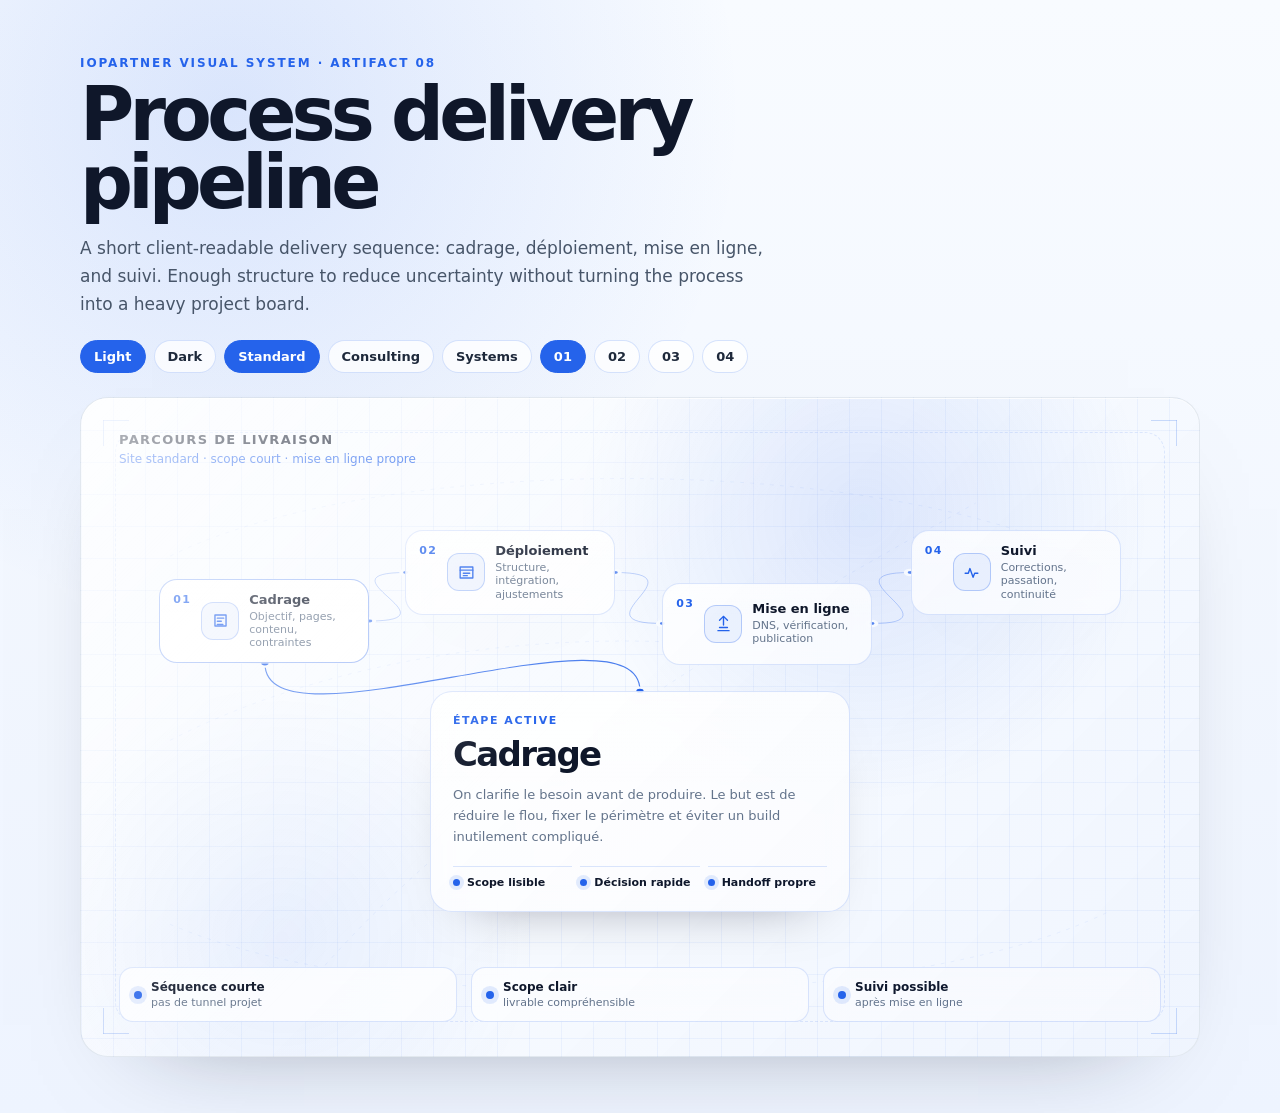
<file: 08_process_delivery_pipeline/index.html>
<!doctype html>
<html lang="fr">
  <head>
    <meta charset="UTF-8" />
    <meta name="viewport" content="width=device-width, initial-scale=1.0" />
    <title>08 — Process Delivery Pipeline</title>
    <link rel="stylesheet" href="./style.css" />
  </head>

  <body>
    <main class="lesson-shell">
      <section class="lesson-copy">
        <p class="eyebrow">IOpartner visual system · Artifact 08</p>
        <h1>Process delivery pipeline</h1>
        <p>
          A short client-readable delivery sequence: cadrage, déploiement, mise
          en ligne, and suivi. Enough structure to reduce uncertainty without
          turning the process into a heavy project board.
        </p>

        <div class="controls">
          <button class="control is-active" data-group="theme" data-theme="light">Light</button>
          <button class="control" data-group="theme" data-theme="dark">Dark</button>

          <button class="control is-active" data-group="process" data-process="standard">Standard</button>
          <button class="control" data-group="process" data-process="consulting">Consulting</button>
          <button class="control" data-group="process" data-process="systems">Systems</button>

          <button class="control is-active" data-group="step" data-step-control="scope">01</button>
          <button class="control" data-group="step" data-step-control="deploy">02</button>
          <button class="control" data-group="step" data-step-control="launch">03</button>
          <button class="control" data-group="step" data-step-control="followup">04</button>
        </div>
      </section>

      <section class="process-panel" data-theme="light" data-process="standard" data-active-step="scope">
        <div class="panel-label">
          <strong>Parcours de livraison</strong>
          <span data-process-subtitle>Site standard · scope court · mise en ligne propre</span>
        </div>

        <svg class="process-stage" viewBox="0 0 100 100" preserveAspectRatio="none" aria-hidden="true">
          <path class="ghost-route" d="M8 24 C27 8 73 8 92 26" />
          <path class="ghost-route" d="M8 80 C27 94 73 94 92 78" />
          <path class="ghost-route" d="M19 92 C31 66 52 42 80 16" />
          <path class="ghost-route" d="M8 52 C24 38 46 34 64 39" />

          <g data-route-layer></g>
        </svg>

        <article class="process-node node-scope is-active" data-node="scope" data-step="scope">
          <span class="step-number">01</span>
          <span class="node-icon">
            <svg viewBox="0 0 24 24">
              <path d="M5 5h14v14H5Z" />
              <path d="M8 9h8" />
              <path d="M8 13h5" />
              <path d="M8 17h7" />
            </svg>
          </span>
          <span class="node-copy">
            <strong>Cadrage</strong>
            <small>Objectif, pages, contenu, contraintes</small>
          </span>
        </article>

        <article class="process-node node-deploy" data-node="deploy" data-step="deploy">
          <span class="step-number">02</span>
          <span class="node-icon">
            <svg viewBox="0 0 24 24">
              <path d="M4 5h16v14H4Z" />
              <path d="M4 9h16" />
              <path d="M8 13h8" />
              <path d="M8 16h5" />
            </svg>
          </span>
          <span class="node-copy">
            <strong>Déploiement</strong>
            <small>Structure, intégration, ajustements</small>
          </span>
        </article>

        <article class="process-node node-launch" data-node="launch" data-step="launch">
          <span class="step-number">03</span>
          <span class="node-icon">
            <svg viewBox="0 0 24 24">
              <path d="M12 3v11" />
              <path d="m7 8 5-5 5 5" />
              <path d="M5 21h14" />
              <path d="M7 17h10" />
            </svg>
          </span>
          <span class="node-copy">
            <strong>Mise en ligne</strong>
            <small>DNS, vérification, publication</small>
          </span>
        </article>

        <article class="process-node node-followup" data-node="followup" data-step="followup">
          <span class="step-number">04</span>
          <span class="node-icon">
            <svg viewBox="0 0 24 24">
              <path d="M4 13h4l2-6l4 11l2-5h4" />
            </svg>
          </span>
          <span class="node-copy">
            <strong>Suivi</strong>
            <small>Corrections, passation, continuité</small>
          </span>
        </article>

        <aside class="process-summary" data-node="summary">
          <p class="summary-kicker">Étape active</p>
          <h2 data-summary-title>Cadrage</h2>
          <p data-summary-copy>
            On clarifie le besoin avant de produire. Le but est de réduire le
            flou, fixer le périmètre et éviter un build inutilement compliqué.
          </p>

          <div class="summary-checks">
            <div>
              <span></span>
              <strong>Scope lisible</strong>
            </div>
            <div>
              <span></span>
              <strong>Décision rapide</strong>
            </div>
            <div>
              <span></span>
              <strong>Handoff propre</strong>
            </div>
          </div>
        </aside>

        <div class="process-notes">
          <div>
            <span></span>
            <strong>Séquence courte</strong>
            <small>pas de tunnel projet</small>
          </div>

          <div>
            <span></span>
            <strong>Scope clair</strong>
            <small>livrable compréhensible</small>
          </div>

          <div>
            <span></span>
            <strong>Suivi possible</strong>
            <small>après mise en ligne</small>
          </div>
        </div>

        <span class="corner-mark corner-tl"></span>
        <span class="corner-mark corner-tr"></span>
        <span class="corner-mark corner-bl"></span>
        <span class="corner-mark corner-br"></span>
      </section>
    </main>

    <script src="./script.js"></script>
  </body>
</html>
</file>
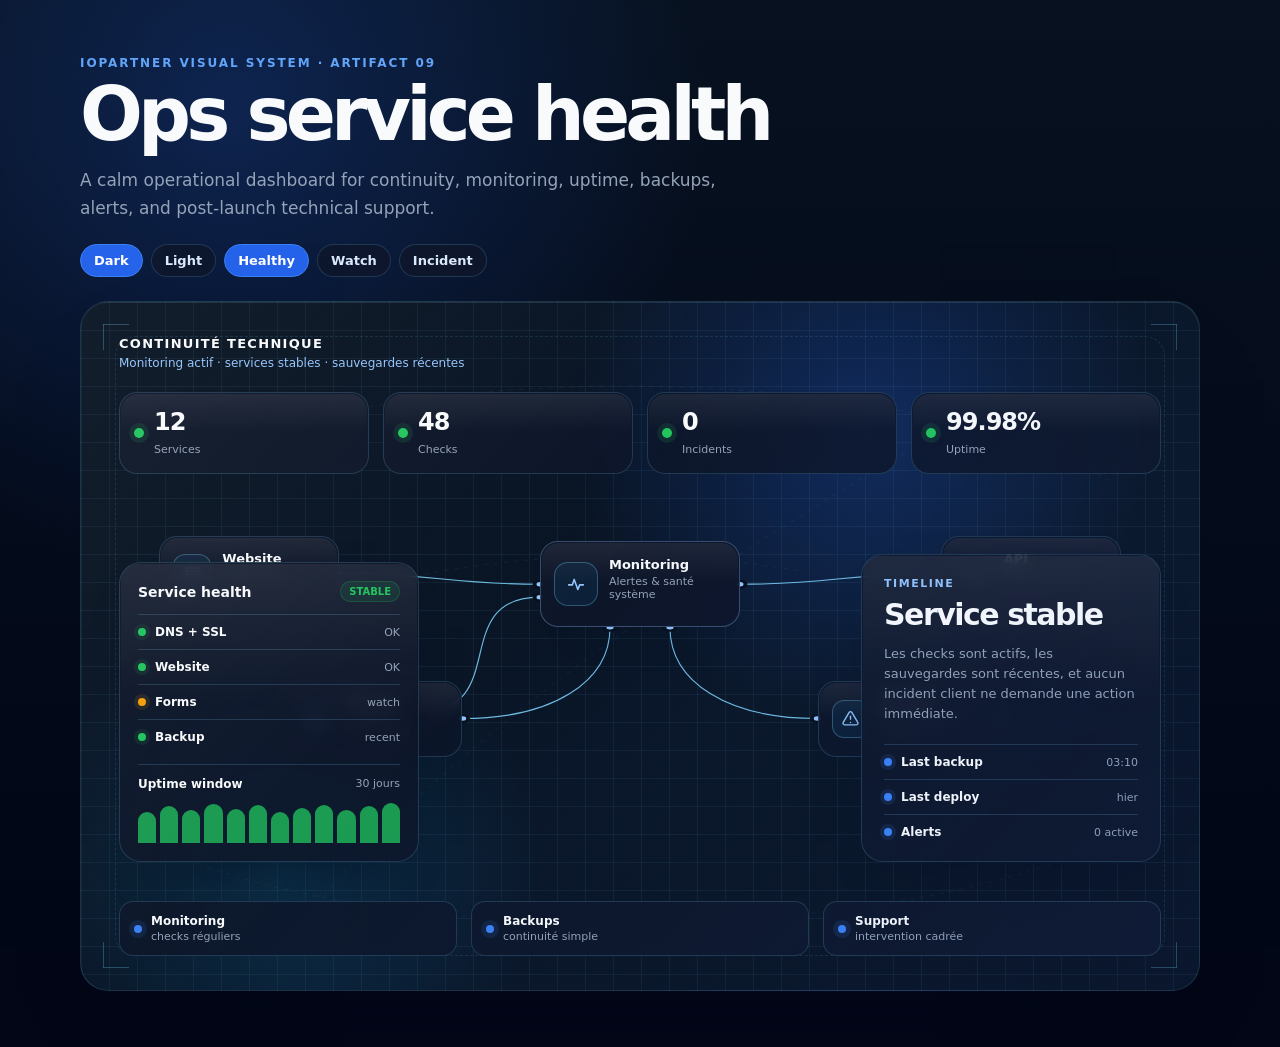
<file: 09_ops_service_health/index.html>
<!doctype html>
<html lang="fr">
  <head>
    <meta charset="UTF-8" />
    <meta name="viewport" content="width=device-width, initial-scale=1.0" />
    <title>09 — Ops Service Health</title>
    <link rel="stylesheet" href="./style.css" />
  </head>

  <body>
    <main class="lesson-shell">
      <section class="lesson-copy">
        <p class="eyebrow">IOpartner visual system · Artifact 09</p>
        <h1>Ops service health</h1>
        <p>
          A calm operational dashboard for continuity, monitoring, uptime,
          backups, alerts, and post-launch technical support.
        </p>

        <div class="controls">
          <button class="control is-active" data-group="theme" data-theme="dark">Dark</button>
          <button class="control" data-group="theme" data-theme="light">Light</button>

          <button class="control is-active" data-group="state" data-state="healthy">Healthy</button>
          <button class="control" data-group="state" data-state="watch">Watch</button>
          <button class="control" data-group="state" data-state="incident">Incident</button>
        </div>
      </section>

      <section class="ops-panel" data-theme="dark" data-state="healthy">
        <div class="panel-label">
          <strong>Continuité technique</strong>
          <span data-state-subtitle>Monitoring actif · services stables · sauvegardes récentes</span>
        </div>

        <svg class="ops-stage" viewBox="0 0 100 100" preserveAspectRatio="none" aria-hidden="true">
          <path class="ghost-route" d="M8 24 C27 8 73 8 92 26" />
          <path class="ghost-route" d="M8 80 C27 94 73 94 92 78" />
          <path class="ghost-route" d="M19 92 C31 66 52 42 80 16" />
          <path class="ghost-route" d="M8 52 C24 38 46 34 64 39" />

          <g data-route-layer></g>
        </svg>

        <div class="metric-grid">
          <article class="metric-card">
            <span class="metric-icon"></span>
            <strong data-metric-services>12</strong>
            <small>Services</small>
          </article>

          <article class="metric-card">
            <span class="metric-icon"></span>
            <strong data-metric-checks>48</strong>
            <small>Checks</small>
          </article>

          <article class="metric-card metric-incidents">
            <span class="metric-icon"></span>
            <strong data-metric-incidents>0</strong>
            <small>Incidents</small>
          </article>

          <article class="metric-card">
            <span class="metric-icon"></span>
            <strong data-metric-uptime>99.98%</strong>
            <small>Uptime</small>
          </article>
        </div>

        <article class="ops-node node-monitoring is-core" data-node="monitoring">
          <span class="node-icon">
            <svg viewBox="0 0 24 24">
              <path d="M4 13h4l2-6l4 11l2-5h4" />
            </svg>
          </span>
          <span class="node-copy">
            <strong>Monitoring</strong>
            <small>Alertes & santé système</small>
          </span>
        </article>

        <article class="ops-node node-website" data-node="website">
          <span class="node-icon">
            <svg viewBox="0 0 24 24">
              <path d="M4 5h16v14H4Z" />
              <path d="M4 9h16" />
              <path d="M8 13h8" />
              <path d="M8 16h5" />
            </svg>
          </span>
          <span class="node-copy">
            <strong>Website</strong>
            <small>Front public</small>
          </span>
        </article>

        <article class="ops-node node-api" data-node="api">
          <span class="node-icon">
            <svg viewBox="0 0 24 24">
              <path d="M8 8l-4 4l4 4" />
              <path d="M16 8l4 4l-4 4" />
              <path d="M14 5l-4 14" />
            </svg>
          </span>
          <span class="node-copy">
            <strong>API</strong>
            <small>Routes métier</small>
          </span>
        </article>

        <article class="ops-node node-backup" data-node="backup">
          <span class="node-icon">
            <svg viewBox="0 0 24 24">
              <path d="M12 5c4.4 0 8 1.3 8 3s-3.6 3-8 3s-8-1.3-8-3s3.6-3 8-3Z" />
              <path d="M4 8v8c0 1.7 3.6 3 8 3s8-1.3 8-3V8" />
              <path d="M4 12c0 1.7 3.6 3 8 3s8-1.3 8-3" />
            </svg>
          </span>
          <span class="node-copy">
            <strong>Backup</strong>
            <small>Dernière sauvegarde</small>
          </span>
        </article>

        <article class="ops-node node-alert" data-node="alert">
          <span class="node-icon">
            <svg viewBox="0 0 24 24">
              <path d="M12 9v4" />
              <path d="M12 17h.01" />
              <path d="M10.3 4.2 2.8 17a2 2 0 0 0 1.7 3h15a2 2 0 0 0 1.7-3L13.7 4.2a2 2 0 0 0-3.4 0Z" />
            </svg>
          </span>
          <span class="node-copy">
            <strong data-alert-title>Alertes</strong>
            <small data-alert-copy>Aucune action urgente</small>
          </span>
        </article>

        <article class="health-table" data-node="health">
          <div class="table-header">
            <strong>Service health</strong>
            <span data-health-label>stable</span>
          </div>

          <div class="status-row">
            <span class="status-dot status-ok"></span>
            <strong>DNS + SSL</strong>
            <small>OK</small>
          </div>

          <div class="status-row">
            <span class="status-dot status-ok"></span>
            <strong>Website</strong>
            <small>OK</small>
          </div>

          <div class="status-row">
            <span class="status-dot status-watch"></span>
            <strong>Forms</strong>
            <small data-forms-status>watch</small>
          </div>

          <div class="status-row">
            <span class="status-dot status-ok"></span>
            <strong>Backup</strong>
            <small>recent</small>
          </div>

          <div class="uptime-block">
            <div class="uptime-header">
              <strong>Uptime window</strong>
              <small data-window-label>30 jours</small>
            </div>

            <div class="uptime-bars" aria-hidden="true">
              <span></span>
              <span></span>
              <span></span>
              <span></span>
              <span></span>
              <span></span>
              <span></span>
              <span></span>
              <span></span>
              <span></span>
              <span></span>
              <span></span>
            </div>
          </div>
        </article>

        <article class="incident-panel" data-node="incident">
          <p class="incident-kicker">Timeline</p>
          <h2 data-incident-title>Service stable</h2>
          <p data-incident-copy>
            Les checks sont actifs, les sauvegardes sont récentes, et aucun
            incident client ne demande une action immédiate.
          </p>

          <div class="timeline">
            <div>
              <span></span>
              <strong>Last backup</strong>
              <small data-backup-time>03:10</small>
            </div>

            <div>
              <span></span>
              <strong>Last deploy</strong>
              <small data-deploy-time>hier</small>
            </div>

            <div>
              <span></span>
              <strong>Alerts</strong>
              <small data-alert-count>0 active</small>
            </div>
          </div>
        </article>

        <div class="ops-notes">
          <div>
            <span></span>
            <strong>Monitoring</strong>
            <small>checks réguliers</small>
          </div>

          <div>
            <span></span>
            <strong>Backups</strong>
            <small>continuité simple</small>
          </div>

          <div>
            <span></span>
            <strong>Support</strong>
            <small>intervention cadrée</small>
          </div>
        </div>

        <span class="corner-mark corner-tl"></span>
        <span class="corner-mark corner-tr"></span>
        <span class="corner-mark corner-bl"></span>
        <span class="corner-mark corner-br"></span>
      </section>
    </main>

    <script src="./script.js"></script>
  </body>
</html>
</file>
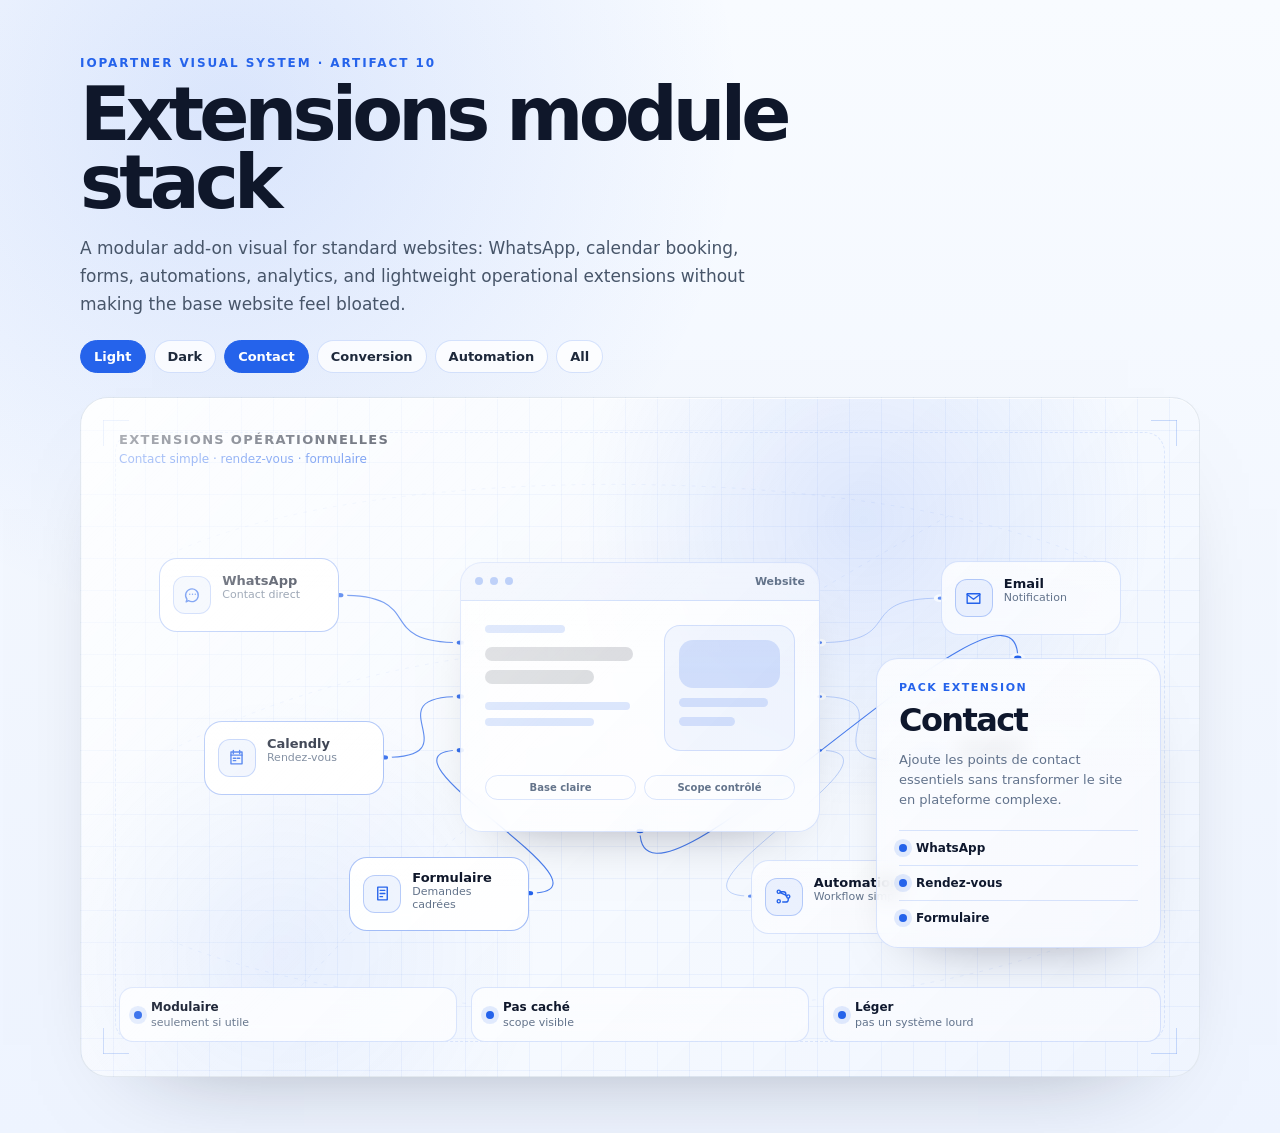
<file: 10_extensions_module_stack/index.html>
<!doctype html>
<html lang="fr">
  <head>
    <meta charset="UTF-8" />
    <meta name="viewport" content="width=device-width, initial-scale=1.0" />
    <title>10 — Extensions Module Stack</title>
    <link rel="stylesheet" href="./style.css" />
  </head>

  <body>
    <main class="lesson-shell">
      <section class="lesson-copy">
        <p class="eyebrow">IOpartner visual system · Artifact 10</p>
        <h1>Extensions module stack</h1>
        <p>
          A modular add-on visual for standard websites: WhatsApp, calendar
          booking, forms, automations, analytics, and lightweight operational
          extensions without making the base website feel bloated.
        </p>

        <div class="controls">
          <button class="control is-active" data-group="theme" data-theme="light">Light</button>
          <button class="control" data-group="theme" data-theme="dark">Dark</button>

          <button class="control is-active" data-group="focus" data-focus="contact">Contact</button>
          <button class="control" data-group="focus" data-focus="conversion">Conversion</button>
          <button class="control" data-group="focus" data-focus="automation">Automation</button>
          <button class="control" data-group="focus" data-focus="all">All</button>
        </div>
      </section>

      <section class="extensions-panel" data-theme="light" data-focus="contact">
        <div class="panel-label">
          <strong>Extensions opérationnelles</strong>
          <span data-focus-subtitle>Contact simple · rendez-vous · formulaire</span>
        </div>

        <svg class="extensions-stage" viewBox="0 0 100 100" preserveAspectRatio="none" aria-hidden="true">
          <path class="ghost-route" d="M8 23 C26 9 72 9 92 25" />
          <path class="ghost-route" d="M8 80 C28 94 72 94 92 78" />
          <path class="ghost-route" d="M18 90 C31 64 51 42 78 17" />
          <path class="ghost-route" d="M8 52 C24 38 45 34 63 38" />

          <g data-route-layer></g>
        </svg>

        <article class="base-website" data-node="website">
          <div class="website-top">
            <span></span>
            <span></span>
            <span></span>
            <strong>Website</strong>
          </div>

          <div class="website-body">
            <div>
              <span class="line-kicker"></span>
              <span class="line-title"></span>
              <span class="line-title short"></span>
              <span class="line-copy"></span>
              <span class="line-copy medium"></span>
            </div>

            <div class="website-card">
              <span></span>
              <span></span>
              <span></span>
            </div>
          </div>

          <div class="website-footer">
            <span>Base claire</span>
            <span>Scope contrôlé</span>
          </div>
        </article>

        <article class="module-card module-whatsapp" data-node="whatsapp" data-module="whatsapp">
          <span class="module-icon">
            <svg viewBox="0 0 24 24">
              <path d="M7 18.5 4 20l1-3.3A8 8 0 1 1 7 18.5Z" />
              <path d="M8.5 10.5h.01M12 10.5h.01M15.5 10.5h.01" />
            </svg>
          </span>
          <span>
            <strong>WhatsApp</strong>
            <small>Contact direct</small>
          </span>
        </article>

        <article class="module-card module-calendar" data-node="calendar" data-module="calendar">
          <span class="module-icon">
            <svg viewBox="0 0 24 24">
              <path d="M5 5h14v15H5Z" />
              <path d="M8 3v4M16 3v4M5 9h14" />
              <path d="M8 13h3M13 13h3M8 16h3" />
            </svg>
          </span>
          <span>
            <strong>Calendly</strong>
            <small>Rendez-vous</small>
          </span>
        </article>

        <article class="module-card module-form" data-node="form" data-module="form">
          <span class="module-icon">
            <svg viewBox="0 0 24 24">
              <path d="M6 4h12v16H6Z" />
              <path d="M9 8h6M9 12h6M9 16h3" />
            </svg>
          </span>
          <span>
            <strong>Formulaire</strong>
            <small>Demandes cadrées</small>
          </span>
        </article>

        <article class="module-card module-automation" data-node="automation" data-module="automation">
          <span class="module-icon">
            <svg viewBox="0 0 24 24">
              <path d="M6 8a2 2 0 1 0 0-4a2 2 0 0 0 0 4Z" />
              <path d="M18 14a2 2 0 1 0 0-4a2 2 0 0 0 0 4Z" />
              <path d="M6 20a2 2 0 1 0 0-4a2 2 0 0 0 0 4Z" />
              <path d="M7.7 7l8.6 4M8 6h4a3 3 0 0 1 3 3v2M18 14v2a3 3 0 0 1-3 3h-4" />
            </svg>
          </span>
          <span>
            <strong>Automation</strong>
            <small>Workflow simple</small>
          </span>
        </article>

        <article class="module-card module-analytics" data-node="analytics" data-module="analytics">
          <span class="module-icon">
            <svg viewBox="0 0 24 24">
              <path d="M5 19V5" />
              <path d="M5 19h14" />
              <path d="M8 16v-4M12 16V8M16 16v-6" />
            </svg>
          </span>
          <span>
            <strong>Analytics</strong>
            <small>Suivi léger</small>
          </span>
        </article>

        <article class="module-card module-email" data-node="email" data-module="email">
          <span class="module-icon">
            <svg viewBox="0 0 24 24">
              <path d="M4 6h16v12H4Z" />
              <path d="m4 7 8 6 8-6" />
            </svg>
          </span>
          <span>
            <strong>Email</strong>
            <small>Notification</small>
          </span>
        </article>

        <aside class="extension-inspector" data-node="inspector">
          <p class="inspector-kicker">Pack extension</p>
          <h2 data-inspector-title>Contact</h2>
          <p data-inspector-copy>
            Ajoute les points de contact essentiels sans transformer le site en
            plateforme complexe.
          </p>

          <div class="extension-list">
            <div>
              <span></span>
              <strong data-line-a>WhatsApp</strong>
            </div>
            <div>
              <span></span>
              <strong data-line-b>Rendez-vous</strong>
            </div>
            <div>
              <span></span>
              <strong data-line-c>Formulaire</strong>
            </div>
          </div>
        </aside>

        <div class="extension-notes">
          <div>
            <span></span>
            <strong>Modulaire</strong>
            <small>seulement si utile</small>
          </div>

          <div>
            <span></span>
            <strong>Pas caché</strong>
            <small>scope visible</small>
          </div>

          <div>
            <span></span>
            <strong>Léger</strong>
            <small>pas un système lourd</small>
          </div>
        </div>

        <span class="corner-mark corner-tl"></span>
        <span class="corner-mark corner-tr"></span>
        <span class="corner-mark corner-bl"></span>
        <span class="corner-mark corner-br"></span>
      </section>
    </main>

    <script src="./script.js"></script>
  </body>
</html>
</file>
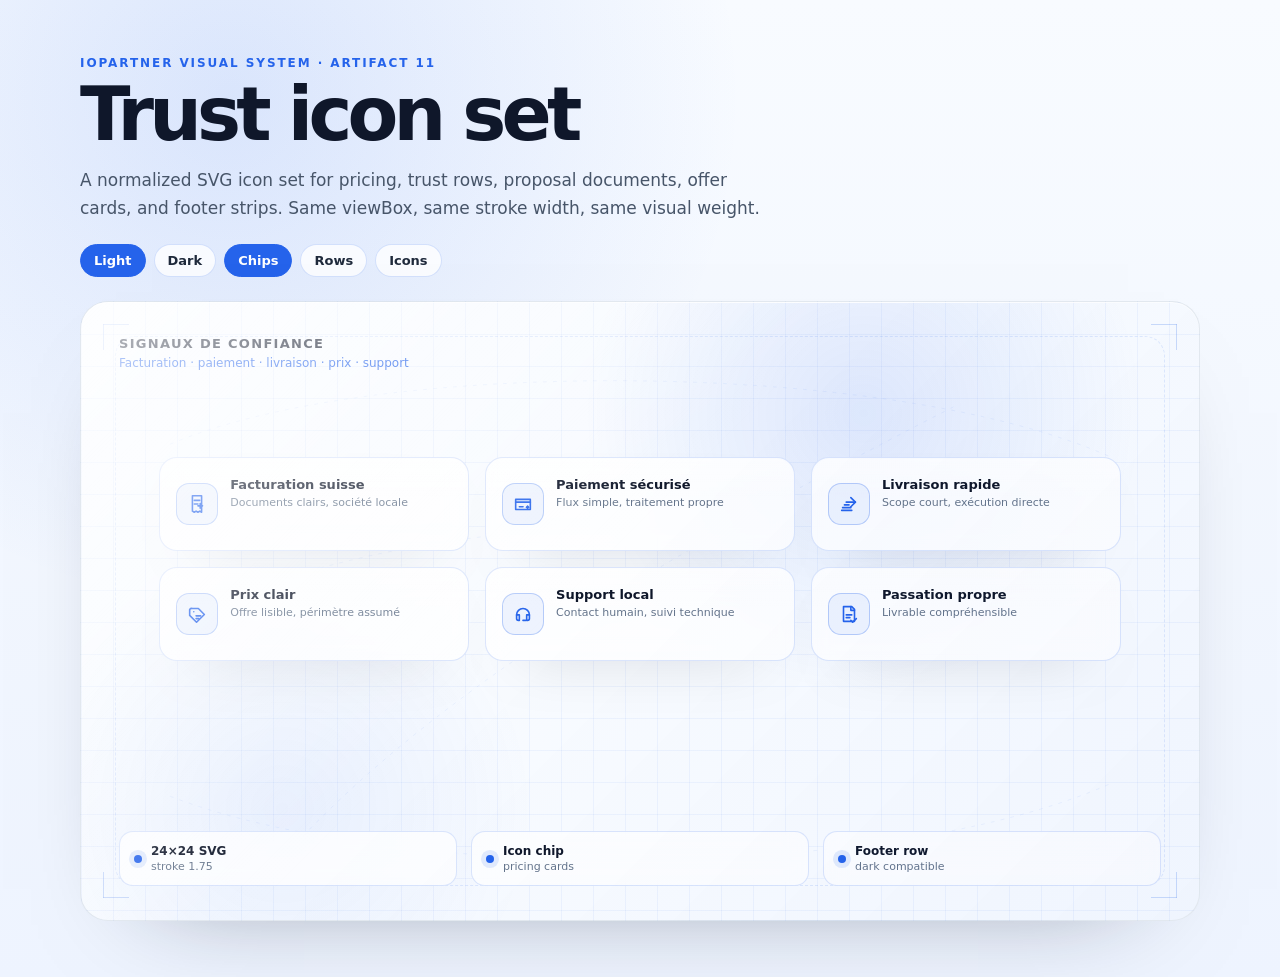
<file: 11_trust_icon_set/index.html>
<!doctype html>
<html lang="fr">
  <head>
    <meta charset="UTF-8" />
    <meta name="viewport" content="width=device-width, initial-scale=1.0" />
    <title>11 — Trust Icon Set</title>
    <link rel="stylesheet" href="./style.css" />
  </head>

  <body>
    <main class="lesson-shell">
      <section class="lesson-copy">
        <p class="eyebrow">IOpartner visual system · Artifact 11</p>
        <h1>Trust icon set</h1>
        <p>
          A normalized SVG icon set for pricing, trust rows, proposal documents,
          offer cards, and footer strips. Same viewBox, same stroke width, same
          visual weight.
        </p>

        <div class="controls">
          <button class="control is-active" data-group="theme" data-theme="light">Light</button>
          <button class="control" data-group="theme" data-theme="dark">Dark</button>

          <button class="control is-active" data-group="mode" data-mode="chips">Chips</button>
          <button class="control" data-group="mode" data-mode="rows">Rows</button>
          <button class="control" data-group="mode" data-mode="icons">Icons</button>
        </div>
      </section>

      <section class="trust-panel" data-theme="light" data-mode="chips">
        <div class="panel-label">
          <strong>Signaux de confiance</strong>
          <span>Facturation · paiement · livraison · prix · support</span>
        </div>

        <svg class="trust-background" viewBox="0 0 100 100" preserveAspectRatio="none" aria-hidden="true">
          <path class="ghost-route" d="M8 23 C26 9 72 9 92 25" />
          <path class="ghost-route" d="M8 80 C28 94 72 94 92 78" />
          <path class="ghost-route" d="M18 90 C31 64 51 42 78 17" />
          <path class="ghost-route" d="M8 52 C24 38 45 34 63 38" />
        </svg>

        <div class="trust-grid">
          <article class="trust-item">
            <span class="trust-icon">
              <svg viewBox="0 0 24 24">
                <path d="M7 3h10v18l-2-1.2L13 21l-2-1.2L9 21l-2-1.2Z" />
                <path d="M9 8h6" />
                <path d="M9 12h4" />
                <path d="M15.5 11.5v5" />
                <path d="M13 14h5" />
              </svg>
            </span>
            <span class="trust-copy">
              <strong>Facturation suisse</strong>
              <small>Documents clairs, société locale</small>
            </span>
          </article>

          <article class="trust-item">
            <span class="trust-icon">
              <svg viewBox="0 0 24 24">
                <path d="M4 7h16v11H4Z" />
                <path d="M4 10h16" />
                <path d="M8 15h4" />
                <path d="M17 14.5v2.5" />
                <path d="M15.8 15.7 17 14.5l1.2 1.2" />
              </svg>
            </span>
            <span class="trust-copy">
              <strong>Paiement sécurisé</strong>
              <small>Flux simple, traitement propre</small>
            </span>
          </article>

          <article class="trust-item">
            <span class="trust-icon">
              <svg viewBox="0 0 24 24">
                <path d="M5 16h9" />
                <path d="M4 19h11" />
                <path d="M7 13h5" />
                <path d="M14 5l5 5-5 5" />
                <path d="M19 10H9" />
              </svg>
            </span>
            <span class="trust-copy">
              <strong>Livraison rapide</strong>
              <small>Scope court, exécution directe</small>
            </span>
          </article>

          <article class="trust-item">
            <span class="trust-icon">
              <svg viewBox="0 0 24 24">
                <path d="M4 7v6.5L11.5 21 20 12.5 13.5 6H7a3 3 0 0 0-3 1Z" />
                <path d="M8.5 9.5h.01" />
                <path d="M11 14h5" />
                <path d="M11 17h3" />
              </svg>
            </span>
            <span class="trust-copy">
              <strong>Prix clair</strong>
              <small>Offre lisible, périmètre assumé</small>
            </span>
          </article>

          <article class="trust-item">
            <span class="trust-icon">
              <svg viewBox="0 0 24 24">
                <path d="M5 13a7 7 0 0 1 14 0" />
                <path d="M5 13v4a2 2 0 0 0 2 2h1v-6H5Z" />
                <path d="M19 13v4a2 2 0 0 1-2 2h-1v-6h3Z" />
                <path d="M12 19h3" />
              </svg>
            </span>
            <span class="trust-copy">
              <strong>Support local</strong>
              <small>Contact humain, suivi technique</small>
            </span>
          </article>

          <article class="trust-item">
            <span class="trust-icon">
              <svg viewBox="0 0 24 24">
                <path d="M6 4h9l3 3v13H6Z" />
                <path d="M14 4v4h4" />
                <path d="M9 13h6" />
                <path d="M9 16h4" />
                <path d="m14 19 2 2 4-4" />
              </svg>
            </span>
            <span class="trust-copy">
              <strong>Passation propre</strong>
              <small>Livrable compréhensible</small>
            </span>
          </article>
        </div>

        <div class="usage-strip">
          <div>
            <span></span>
            <strong>24×24 SVG</strong>
            <small>stroke 1.75</small>
          </div>

          <div>
            <span></span>
            <strong>Icon chip</strong>
            <small>pricing cards</small>
          </div>

          <div>
            <span></span>
            <strong>Footer row</strong>
            <small>dark compatible</small>
          </div>
        </div>

        <span class="corner-mark corner-tl"></span>
        <span class="corner-mark corner-tr"></span>
        <span class="corner-mark corner-bl"></span>
        <span class="corner-mark corner-br"></span>
      </section>
    </main>

    <script src="./script.js"></script>
  </body>
</html>
</file>
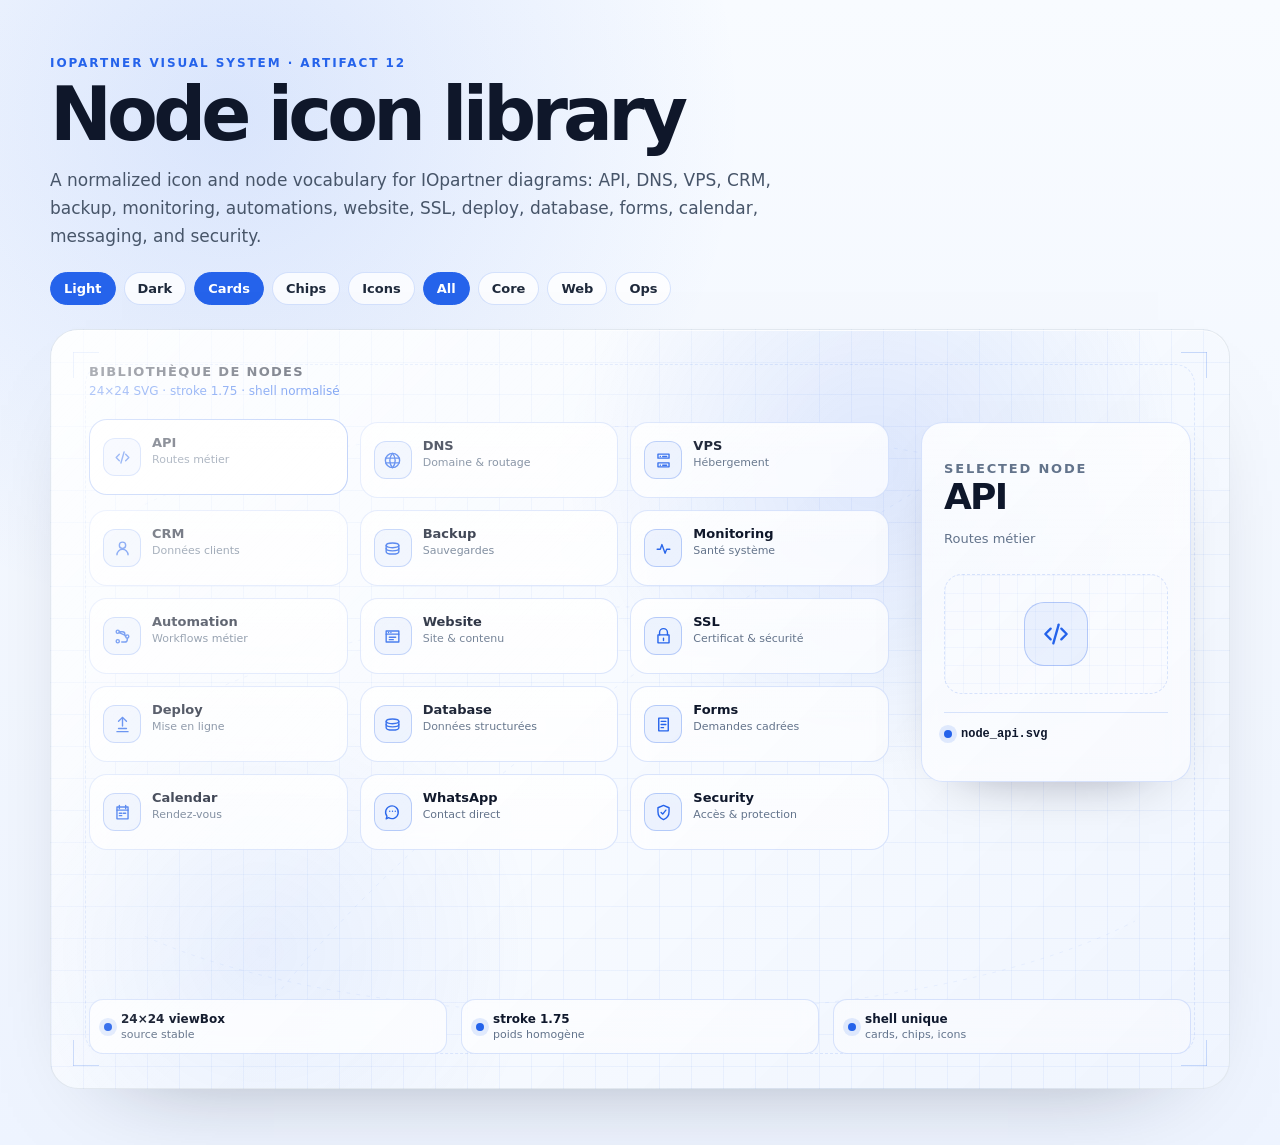
<file: 12_node_icon_library/index.html>
<!doctype html>
<html lang="fr">
  <head>
    <meta charset="UTF-8" />
    <meta name="viewport" content="width=device-width, initial-scale=1.0" />
    <title>12 — Node Icon Library</title>
    <link rel="stylesheet" href="./style.css" />
  </head>

  <body>
    <main class="lesson-shell">
      <section class="lesson-copy">
        <p class="eyebrow">IOpartner visual system · Artifact 12</p>
        <h1>Node icon library</h1>
        <p>
          A normalized icon and node vocabulary for IOpartner diagrams: API,
          DNS, VPS, CRM, backup, monitoring, automations, website, SSL, deploy,
          database, forms, calendar, messaging, and security.
        </p>

        <div class="controls">
          <button class="control is-active" data-group="theme" data-theme="light">Light</button>
          <button class="control" data-group="theme" data-theme="dark">Dark</button>

          <button class="control is-active" data-group="mode" data-mode="cards">Cards</button>
          <button class="control" data-group="mode" data-mode="chips">Chips</button>
          <button class="control" data-group="mode" data-mode="icons">Icons</button>

          <button class="control is-active" data-group="filter" data-filter="all">All</button>
          <button class="control" data-group="filter" data-filter="core">Core</button>
          <button class="control" data-group="filter" data-filter="web">Web</button>
          <button class="control" data-group="filter" data-filter="ops">Ops</button>
        </div>
      </section>

      <section class="node-panel" data-theme="light" data-mode="cards" data-filter="all">
        <div class="panel-label">
          <strong>Bibliothèque de nodes</strong>
          <span>24×24 SVG · stroke 1.75 · shell normalisé</span>
        </div>

        <svg class="node-background" viewBox="0 0 100 100" preserveAspectRatio="none" aria-hidden="true">
          <path class="ghost-route" d="M8 23 C26 9 72 9 92 25" />
          <path class="ghost-route" d="M8 80 C28 94 72 94 92 78" />
          <path class="ghost-route" d="M18 90 C31 64 51 42 78 17" />
          <path class="ghost-route" d="M8 52 C24 38 45 34 63 38" />
        </svg>

        <div class="library-grid">
          <article class="node-card is-active" data-category="core" data-title="API" data-detail="Routes métier" data-asset="node_api.svg">
            <span class="node-icon">
              <svg viewBox="0 0 24 24">
                <path d="M8 8l-4 4l4 4" />
                <path d="M16 8l4 4l-4 4" />
                <path d="M14 5l-4 14" />
              </svg>
            </span>
            <span class="node-copy">
              <strong>API</strong>
              <small>Routes métier</small>
            </span>
          </article>

          <article class="node-card" data-category="core" data-title="DNS" data-detail="Domaine & routage" data-asset="node_dns.svg">
            <span class="node-icon">
              <svg viewBox="0 0 24 24">
                <path d="M12 3a9 9 0 1 0 0 18a9 9 0 0 0 0-18Z" />
                <path d="M12 3c2.4 2.5 3.4 5.4 3.4 9S14.4 18.5 12 21" />
                <path d="M12 3c-2.4 2.5-3.4 5.4-3.4 9s1 6.5 3.4 9" />
                <path d="M3.6 9h16.8M3.6 15h16.8" />
              </svg>
            </span>
            <span class="node-copy">
              <strong>DNS</strong>
              <small>Domaine & routage</small>
            </span>
          </article>

          <article class="node-card" data-category="core" data-title="VPS" data-detail="Hébergement" data-asset="node_vps.svg">
            <span class="node-icon">
              <svg viewBox="0 0 24 24">
                <path d="M5 4h14v5H5Z" />
                <path d="M5 15h14v5H5Z" />
                <path d="M8 7h.01M8 18h.01" />
                <path d="M11 7h5M11 18h5" />
              </svg>
            </span>
            <span class="node-copy">
              <strong>VPS</strong>
              <small>Hébergement</small>
            </span>
          </article>

          <article class="node-card" data-category="web" data-title="CRM" data-detail="Données clients" data-asset="node_crm.svg">
            <span class="node-icon">
              <svg viewBox="0 0 24 24">
                <path d="M12 12a4 4 0 1 0-4-4a4 4 0 0 0 4 4Z" />
                <path d="M5 20a7 7 0 0 1 14 0" />
              </svg>
            </span>
            <span class="node-copy">
              <strong>CRM</strong>
              <small>Données clients</small>
            </span>
          </article>

          <article class="node-card" data-category="ops" data-title="Backup" data-detail="Sauvegardes" data-asset="node_backup.svg">
            <span class="node-icon">
              <svg viewBox="0 0 24 24">
                <path d="M12 5c4.4 0 8 1.3 8 3s-3.6 3-8 3s-8-1.3-8-3s3.6-3 8-3Z" />
                <path d="M4 8v8c0 1.7 3.6 3 8 3s8-1.3 8-3V8" />
                <path d="M4 12c0 1.7 3.6 3 8 3s8-1.3 8-3" />
              </svg>
            </span>
            <span class="node-copy">
              <strong>Backup</strong>
              <small>Sauvegardes</small>
            </span>
          </article>

          <article class="node-card" data-category="ops" data-title="Monitoring" data-detail="Santé système" data-asset="node_monitoring.svg">
            <span class="node-icon">
              <svg viewBox="0 0 24 24">
                <path d="M4 13h4l2-6l4 11l2-5h4" />
              </svg>
            </span>
            <span class="node-copy">
              <strong>Monitoring</strong>
              <small>Santé système</small>
            </span>
          </article>

          <article class="node-card" data-category="ops" data-title="Automation" data-detail="Workflows métier" data-asset="node_automation.svg">
            <span class="node-icon">
              <svg viewBox="0 0 24 24">
                <path d="M6 8a2 2 0 1 0 0-4a2 2 0 0 0 0 4Z" />
                <path d="M18 14a2 2 0 1 0 0-4a2 2 0 0 0 0 4Z" />
                <path d="M6 20a2 2 0 1 0 0-4a2 2 0 0 0 0 4Z" />
                <path d="M7.7 7l8.6 4M8 6h4a3 3 0 0 1 3 3v2M18 14v2a3 3 0 0 1-3 3h-4" />
              </svg>
            </span>
            <span class="node-copy">
              <strong>Automation</strong>
              <small>Workflows métier</small>
            </span>
          </article>

          <article class="node-card" data-category="web" data-title="Website" data-detail="Site & contenu" data-asset="node_website.svg">
            <span class="node-icon">
              <svg viewBox="0 0 24 24">
                <path d="M4 5h16v14H4Z" />
                <path d="M4 9h16" />
                <path d="M7 7h.01M10 7h.01" />
                <path d="M8 13h8M8 16h5" />
              </svg>
            </span>
            <span class="node-copy">
              <strong>Website</strong>
              <small>Site & contenu</small>
            </span>
          </article>

          <article class="node-card" data-category="core" data-title="SSL" data-detail="Certificat & sécurité" data-asset="node_ssl.svg">
            <span class="node-icon">
              <svg viewBox="0 0 24 24">
                <path d="M7 10V7a5 5 0 0 1 10 0v3" />
                <path d="M5 10h14v10H5Z" />
                <path d="M12 14v3" />
              </svg>
            </span>
            <span class="node-copy">
              <strong>SSL</strong>
              <small>Certificat & sécurité</small>
            </span>
          </article>

          <article class="node-card" data-category="core" data-title="Deploy" data-detail="Mise en ligne" data-asset="node_deploy.svg">
            <span class="node-icon">
              <svg viewBox="0 0 24 24">
                <path d="M12 3v11" />
                <path d="m7 8 5-5 5 5" />
                <path d="M5 21h14" />
                <path d="M7 17h10" />
              </svg>
            </span>
            <span class="node-copy">
              <strong>Deploy</strong>
              <small>Mise en ligne</small>
            </span>
          </article>

          <article class="node-card" data-category="ops" data-title="Database" data-detail="Données structurées" data-asset="node_database.svg">
            <span class="node-icon">
              <svg viewBox="0 0 24 24">
                <path d="M12 5c4.4 0 8 1.3 8 3s-3.6 3-8 3s-8-1.3-8-3s3.6-3 8-3Z" />
                <path d="M4 8v4c0 1.7 3.6 3 8 3s8-1.3 8-3V8" />
                <path d="M4 12v4c0 1.7 3.6 3 8 3s8-1.3 8-3v-4" />
              </svg>
            </span>
            <span class="node-copy">
              <strong>Database</strong>
              <small>Données structurées</small>
            </span>
          </article>

          <article class="node-card" data-category="web" data-title="Forms" data-detail="Demandes cadrées" data-asset="node_forms.svg">
            <span class="node-icon">
              <svg viewBox="0 0 24 24">
                <path d="M6 4h12v16H6Z" />
                <path d="M9 8h6M9 12h6M9 16h3" />
              </svg>
            </span>
            <span class="node-copy">
              <strong>Forms</strong>
              <small>Demandes cadrées</small>
            </span>
          </article>

          <article class="node-card" data-category="web" data-title="Calendar" data-detail="Rendez-vous" data-asset="node_calendar.svg">
            <span class="node-icon">
              <svg viewBox="0 0 24 24">
                <path d="M5 5h14v15H5Z" />
                <path d="M8 3v4M16 3v4M5 9h14" />
                <path d="M8 13h3M13 13h3M8 16h3" />
              </svg>
            </span>
            <span class="node-copy">
              <strong>Calendar</strong>
              <small>Rendez-vous</small>
            </span>
          </article>

          <article class="node-card" data-category="web" data-title="WhatsApp" data-detail="Contact direct" data-asset="node_whatsapp.svg">
            <span class="node-icon">
              <svg viewBox="0 0 24 24">
                <path d="M7 18.5 4 20l1-3.3A8 8 0 1 1 7 18.5Z" />
                <path d="M8.5 10.5h.01M12 10.5h.01M15.5 10.5h.01" />
              </svg>
            </span>
            <span class="node-copy">
              <strong>WhatsApp</strong>
              <small>Contact direct</small>
            </span>
          </article>

          <article class="node-card" data-category="core" data-title="Security" data-detail="Accès & protection" data-asset="node_security.svg">
            <span class="node-icon">
              <svg viewBox="0 0 24 24">
                <path d="M12 3 19 6v5c0 4.5-2.8 8.2-7 10-4.2-1.8-7-5.5-7-10V6Z" />
                <path d="m9 12 2 2 4-5" />
              </svg>
            </span>
            <span class="node-copy">
              <strong>Security</strong>
              <small>Accès & protection</small>
            </span>
          </article>
        </div>

        <aside class="node-inspector">
          <p class="inspector-kicker">Selected node</p>
          <h2 data-inspector-title>API</h2>
          <p data-inspector-detail>Routes métier</p>

          <div class="inspector-preview" data-preview>
            <span class="node-icon">
              <svg viewBox="0 0 24 24">
                <path d="M8 8l-4 4l4 4" />
                <path d="M16 8l4 4l-4 4" />
                <path d="M14 5l-4 14" />
              </svg>
            </span>
          </div>

          <div class="asset-name">
            <span></span>
            <strong data-inspector-asset>node_api.svg</strong>
          </div>
        </aside>

        <div class="library-notes">
          <div>
            <span></span>
            <strong>24×24 viewBox</strong>
            <small>source stable</small>
          </div>

          <div>
            <span></span>
            <strong>stroke 1.75</strong>
            <small>poids homogène</small>
          </div>

          <div>
            <span></span>
            <strong>shell unique</strong>
            <small>cards, chips, icons</small>
          </div>
        </div>

        <span class="corner-mark corner-tl"></span>
        <span class="corner-mark corner-tr"></span>
        <span class="corner-mark corner-bl"></span>
        <span class="corner-mark corner-br"></span>
      </section>
    </main>

    <script src="./script.js"></script>
  </body>
</html>
</file>
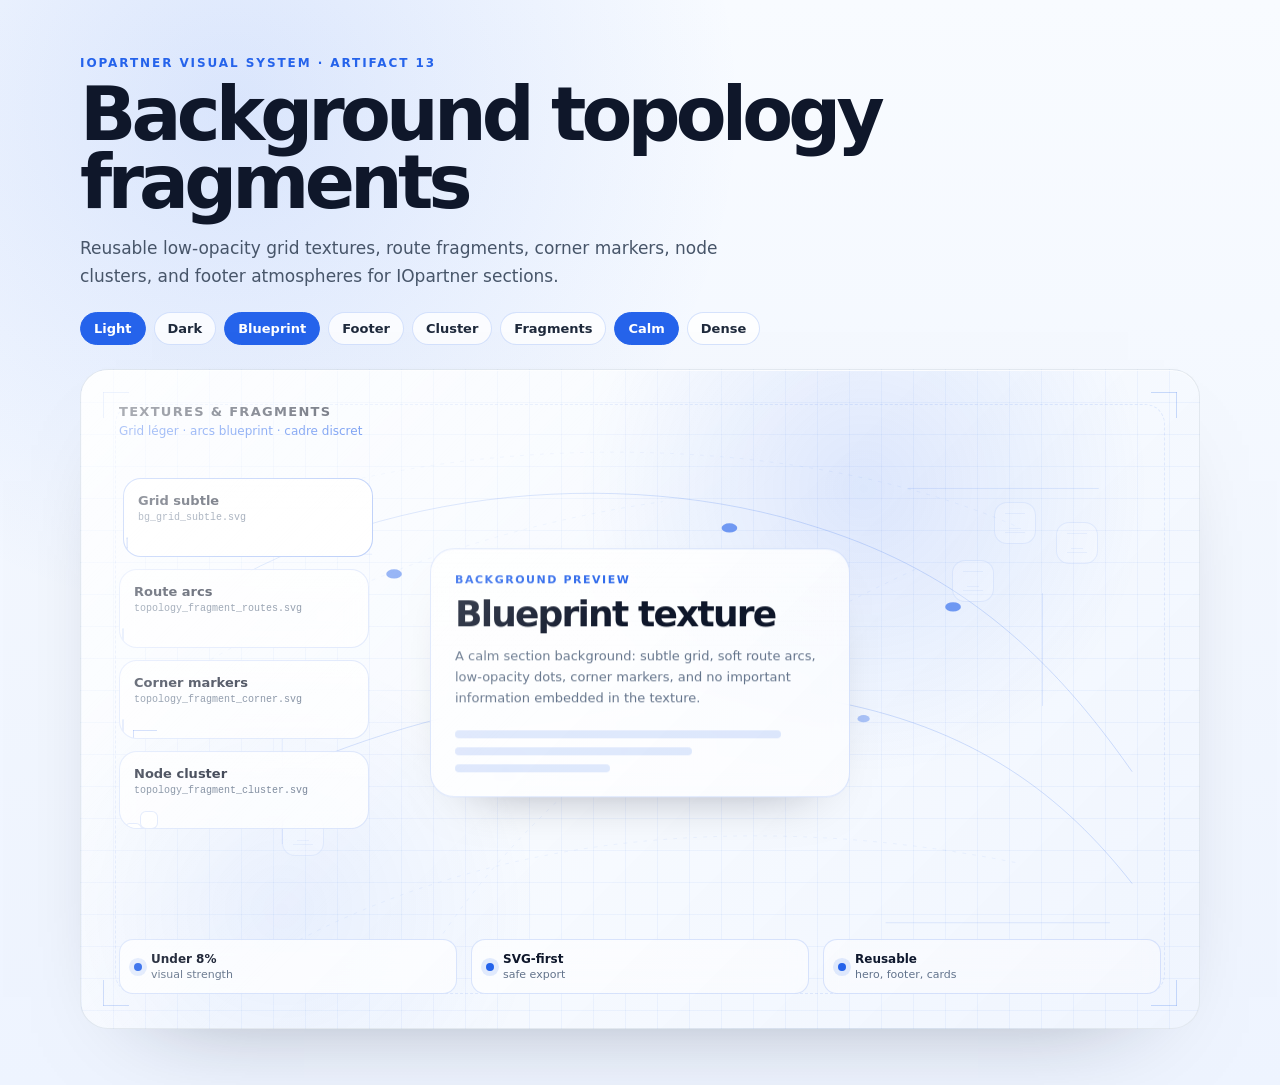
<file: 13_background_topology_fragments/index.html>
<!doctype html>
<html lang="fr">
  <head>
    <meta charset="UTF-8" />
    <meta name="viewport" content="width=device-width, initial-scale=1.0" />
    <title>13 — Background Topology Fragments</title>
    <link rel="stylesheet" href="./style.css" />
  </head>

  <body>
    <main class="lesson-shell">
      <section class="lesson-copy">
        <p class="eyebrow">IOpartner visual system · Artifact 13</p>
        <h1>Background topology fragments</h1>
        <p>
          Reusable low-opacity grid textures, route fragments, corner markers,
          node clusters, and footer atmospheres for IOpartner sections.
        </p>

        <div class="controls">
          <button class="control is-active" data-group="theme" data-theme="light">Light</button>
          <button class="control" data-group="theme" data-theme="dark">Dark</button>

          <button class="control is-active" data-group="variant" data-variant="blueprint">Blueprint</button>
          <button class="control" data-group="variant" data-variant="footer">Footer</button>
          <button class="control" data-group="variant" data-variant="cluster">Cluster</button>
          <button class="control" data-group="variant" data-variant="fragments">Fragments</button>

          <button class="control is-active" data-group="density" data-density="calm">Calm</button>
          <button class="control" data-group="density" data-density="dense">Dense</button>
        </div>
      </section>

      <section class="fragment-panel" data-theme="light" data-variant="blueprint" data-density="calm">
        <div class="panel-label">
          <strong>Textures & fragments</strong>
          <span data-variant-subtitle>Grid léger · arcs blueprint · cadre discret</span>
        </div>

        <svg class="fragment-stage" viewBox="0 0 100 100" preserveAspectRatio="none" aria-hidden="true">
          <path class="route route-primary route-a" d="M8 38 C24 18 48 14 66 24 C79 31 87 44 94 61" />
          <path class="route route-primary route-b" d="M10 68 C28 51 48 45 66 50 C80 54 88 65 94 78" />
          <path class="route route-secondary route-c" d="M14 22 C34 9 64 9 84 24" />
          <path class="route route-secondary route-d" d="M18 88 C35 72 58 66 84 75" />
          <path class="route route-secondary route-e" d="M30 92 C38 69 52 48 75 30" />
          <path class="route route-secondary route-f" d="M4 52 C21 33 36 24 52 20" />

          <path class="route route-fragment fragment-h-a" d="M10 28 H26" />
          <path class="route route-fragment fragment-h-b" d="M74 18 H91" />
          <path class="route route-fragment fragment-h-c" d="M72 84 H92" />
          <path class="route route-fragment fragment-v-a" d="M18 56 V72" />
          <path class="route route-fragment fragment-v-b" d="M86 34 V51" />

          <circle class="route-dot dot-a" cx="28" cy="31" r="0.7" />
          <circle class="route-dot dot-b" cx="58" cy="24" r="0.7" />
          <circle class="route-dot dot-c" cx="78" cy="36" r="0.7" />
          <circle class="route-dot muted dot-d" cx="38" cy="61" r="0.55" />
          <circle class="route-dot muted dot-e" cx="70" cy="53" r="0.55" />
        </svg>

        <div class="node-cluster cluster-a">
          <span></span>
          <span></span>
          <span></span>
        </div>

        <div class="node-cluster cluster-b">
          <span></span>
          <span></span>
          <span></span>
        </div>

        <article class="preview-card main-preview">
          <p class="preview-kicker">Background preview</p>
          <h2 data-preview-title>Blueprint texture</h2>
          <p data-preview-copy>
            A calm section background: subtle grid, soft route arcs, low-opacity
            dots, corner markers, and no important information embedded in the texture.
          </p>

          <div class="preview-lines">
            <span></span>
            <span></span>
            <span></span>
          </div>
        </article>

        <div class="fragment-library">
          <article class="fragment-card is-active" data-fragment="grid">
            <strong>Grid subtle</strong>
            <small>bg_grid_subtle.svg</small>
            <span class="mini-grid"></span>
          </article>

          <article class="fragment-card" data-fragment="routes">
            <strong>Route arcs</strong>
            <small>topology_fragment_routes.svg</small>
            <span class="mini-route"></span>
          </article>

          <article class="fragment-card" data-fragment="corner">
            <strong>Corner markers</strong>
            <small>topology_fragment_corner.svg</small>
            <span class="mini-corner"></span>
          </article>

          <article class="fragment-card" data-fragment="cluster">
            <strong>Node cluster</strong>
            <small>topology_fragment_cluster.svg</small>
            <span class="mini-cluster">
              <i></i>
              <i></i>
              <i></i>
            </span>
          </article>
        </div>

        <div class="usage-strip">
          <div>
            <span></span>
            <strong>Under 8%</strong>
            <small>visual strength</small>
          </div>

          <div>
            <span></span>
            <strong>SVG-first</strong>
            <small>safe export</small>
          </div>

          <div>
            <span></span>
            <strong>Reusable</strong>
            <small>hero, footer, cards</small>
          </div>
        </div>

        <span class="corner-mark corner-tl"></span>
        <span class="corner-mark corner-tr"></span>
        <span class="corner-mark corner-bl"></span>
        <span class="corner-mark corner-br"></span>
      </section>
    </main>

    <script src="./script.js"></script>
  </body>
</html>
</file>
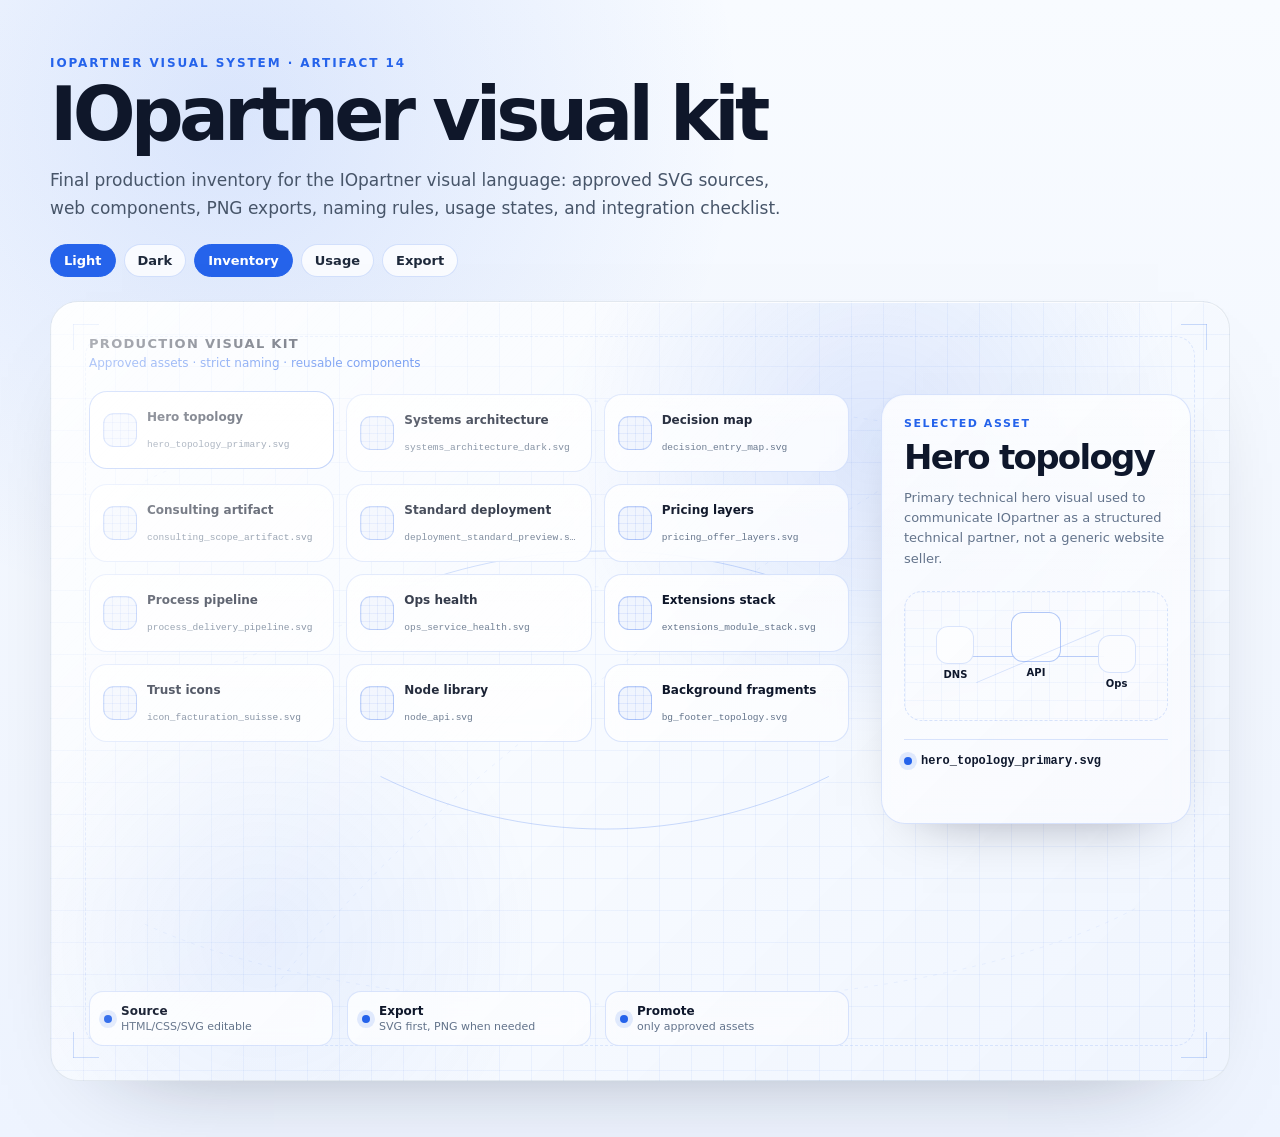
<file: 14_iopartner_visual_kit/index.html>
<!doctype html>
<html lang="fr">
  <head>
    <meta charset="UTF-8" />
    <meta name="viewport" content="width=device-width, initial-scale=1.0" />
    <title>14 — IOpartner Visual Kit</title>
    <link rel="stylesheet" href="./style.css" />
  </head>

  <body>
    <main class="lesson-shell">
      <section class="lesson-copy">
        <p class="eyebrow">IOpartner visual system · Artifact 14</p>
        <h1>IOpartner visual kit</h1>
        <p>
          Final production inventory for the IOpartner visual language: approved
          SVG sources, web components, PNG exports, naming rules, usage states,
          and integration checklist.
        </p>

        <div class="controls">
          <button class="control is-active" data-group="theme" data-theme="light">Light</button>
          <button class="control" data-group="theme" data-theme="dark">Dark</button>

          <button class="control is-active" data-group="view" data-view="inventory">Inventory</button>
          <button class="control" data-group="view" data-view="usage">Usage</button>
          <button class="control" data-group="view" data-view="export">Export</button>
        </div>
      </section>

      <section class="kit-panel" data-theme="light" data-view="inventory">
        <div class="panel-label">
          <strong>Production visual kit</strong>
          <span data-view-subtitle>Approved assets · strict naming · reusable components</span>
        </div>

        <svg class="kit-stage" viewBox="0 0 100 100" preserveAspectRatio="none" aria-hidden="true">
          <path class="ghost-route" d="M8 23 C26 9 72 9 92 25" />
          <path class="ghost-route" d="M8 80 C28 94 72 94 92 78" />
          <path class="ghost-route" d="M18 90 C31 64 51 42 78 17" />
          <path class="ghost-route" d="M8 52 C24 38 45 34 63 38" />
          <path class="kit-route route-a" d="M28 38 C40 30 54 30 66 38" />
          <path class="kit-route route-b" d="M28 61 C40 70 54 70 66 61" />
        </svg>

        <aside class="kit-preview">
          <p class="preview-kicker">Selected asset</p>
          <h2 data-preview-title>Hero topology</h2>
          <p data-preview-copy>
            Primary technical hero visual used to communicate IOpartner as a
            structured technical partner, not a generic website seller.
          </p>

          <div class="preview-visual">
            <div class="visual-node node-left">
              <span></span>
              <strong>DNS</strong>
            </div>
            <div class="visual-node node-core">
              <span></span>
              <strong>API</strong>
            </div>
            <div class="visual-node node-right">
              <span></span>
              <strong>Ops</strong>
            </div>
          </div>

          <div class="asset-filename">
            <span></span>
            <strong data-preview-file>hero_topology_primary.svg</strong>
          </div>
        </aside>

        <div class="asset-grid">
          <article class="asset-card is-active" data-category="hero" data-title="Hero topology" data-file="hero_topology_primary.svg" data-copy="Primary technical hero visual used to communicate IOpartner as a structured technical partner, not a generic website seller.">
            <span class="asset-icon"></span>
            <strong>Hero topology</strong>
            <small>hero_topology_primary.svg</small>
          </article>

          <article class="asset-card" data-category="systems" data-title="Systems architecture" data-file="systems_architecture_dark.svg" data-copy="Dark operational architecture visual for systems, infrastructure, monitoring, and technical continuity sections.">
            <span class="asset-icon"></span>
            <strong>Systems architecture</strong>
            <small>systems_architecture_dark.svg</small>
          </article>

          <article class="asset-card" data-category="decision" data-title="Decision map" data-file="decision_entry_map.svg" data-copy="Explains how a client chooses between standard deployment, technical consulting, and systems work.">
            <span class="asset-icon"></span>
            <strong>Decision map</strong>
            <small>decision_entry_map.svg</small>
          </article>

          <article class="asset-card" data-category="consulting" data-title="Consulting artifact" data-file="consulting_scope_artifact.svg" data-copy="Makes paid consulting tangible by showing scope, options, recommendation, and next step.">
            <span class="asset-icon"></span>
            <strong>Consulting artifact</strong>
            <small>consulting_scope_artifact.svg</small>
          </article>

          <article class="asset-card" data-category="standard" data-title="Standard deployment" data-file="deployment_standard_preview.svg" data-copy="Represents the fixed-scope website offer with browser previews, responsive layouts, and clear delivery scope.">
            <span class="asset-icon"></span>
            <strong>Standard deployment</strong>
            <small>deployment_standard_preview.svg</small>
          </article>

          <article class="asset-card" data-category="pricing" data-title="Pricing layers" data-file="pricing_offer_layers.svg" data-copy="Explains pricing as structured layers: standard, consulting, and systems rather than random offers.">
            <span class="asset-icon"></span>
            <strong>Pricing layers</strong>
            <small>pricing_offer_layers.svg</small>
          </article>

          <article class="asset-card" data-category="process" data-title="Process pipeline" data-file="process_delivery_pipeline.svg" data-copy="Shows the client journey from cadrage to deployment, launch, and follow-up.">
            <span class="asset-icon"></span>
            <strong>Process pipeline</strong>
            <small>process_delivery_pipeline.svg</small>
          </article>

          <article class="asset-card" data-category="ops" data-title="Ops health" data-file="ops_service_health.svg" data-copy="Premium operational layer visual for uptime, alerts, checks, backups, incidents, and continuity.">
            <span class="asset-icon"></span>
            <strong>Ops health</strong>
            <small>ops_service_health.svg</small>
          </article>

          <article class="asset-card" data-category="extensions" data-title="Extensions stack" data-file="extensions_module_stack.svg" data-copy="Shows optional operational add-ons without making the base website feel bloated.">
            <span class="asset-icon"></span>
            <strong>Extensions stack</strong>
            <small>extensions_module_stack.svg</small>
          </article>

          <article class="asset-card" data-category="icons" data-title="Trust icons" data-file="icon_facturation_suisse.svg" data-copy="Consistent small trust icons for pricing, footer, offer cards, PDFs, and brochures.">
            <span class="asset-icon"></span>
            <strong>Trust icons</strong>
            <small>icon_facturation_suisse.svg</small>
          </article>

          <article class="asset-card" data-category="nodes" data-title="Node library" data-file="node_api.svg" data-copy="Reusable technical node vocabulary for every topology, system, and extension diagram.">
            <span class="asset-icon"></span>
            <strong>Node library</strong>
            <small>node_api.svg</small>
          </article>

          <article class="asset-card" data-category="backgrounds" data-title="Background fragments" data-file="bg_footer_topology.svg" data-copy="Low-opacity grids, route fragments, corner markers, and footer topology backgrounds.">
            <span class="asset-icon"></span>
            <strong>Background fragments</strong>
            <small>bg_footer_topology.svg</small>
          </article>
        </div>

        <div class="kit-rules">
          <article>
            <span></span>
            <strong>Source</strong>
            <small>HTML/CSS/SVG editable</small>
          </article>

          <article>
            <span></span>
            <strong>Export</strong>
            <small>SVG first, PNG when needed</small>
          </article>

          <article>
            <span></span>
            <strong>Promote</strong>
            <small>only approved assets</small>
          </article>
        </div>

        <div class="usage-panel">
          <article>
            <strong>Website integration</strong>
            <small>Astro component, inline SVG, responsive shell</small>
          </article>
          <article>
            <strong>Proposal / print</strong>
            <small>exported SVG or high-resolution PNG</small>
          </article>
          <article>
            <strong>Client variants</strong>
            <small>duplicate only after core asset is stable</small>
          </article>
        </div>

        <div class="export-panel">
          <article>
            <strong>01 · inspect source</strong>
            <small>labels editable, no broken layout, no unused variants</small>
          </article>
          <article>
            <strong>02 · export SVG</strong>
            <small>clean filename, no random inline IDs, reusable dimensions</small>
          </article>
          <article>
            <strong>03 · export PNG</strong>
            <small>only for print, social preview, or non-SVG contexts</small>
          </article>
          <article>
            <strong>04 · document usage</strong>
            <small>where used, light/dark version, mobile behavior</small>
          </article>
        </div>

        <span class="corner-mark corner-tl"></span>
        <span class="corner-mark corner-tr"></span>
        <span class="corner-mark corner-bl"></span>
        <span class="corner-mark corner-br"></span>
      </section>
    </main>

    <script src="./script.js"></script>
  </body>
</html>
</file>
<file: 01_premium_grid_blueprint_arcs/style.css>
* {
  box-sizing: border-box;
}

html {
  color-scheme: light;
}

body {
  margin: 0;
  min-height: 100vh;
  background:
    radial-gradient(circle at top left, rgba(37, 99, 235, 0.12), transparent 32rem),
    linear-gradient(180deg, #f8fbff, #eef4ff);
  color: #0f172a;
  font-family:
    Inter,
    ui-sans-serif,
    system-ui,
    -apple-system,
    BlinkMacSystemFont,
    "Segoe UI",
    sans-serif;
}

button {
  font: inherit;
}

.lesson-shell {
  width: min(1120px, calc(100vw - 32px));
  margin: 0 auto;
  padding: 56px 0;
}

.lesson-copy {
  max-width: 760px;
  margin-bottom: 24px;
}

.eyebrow {
  margin: 0 0 10px;
  color: #2563eb;
  font-size: 12px;
  font-weight: 800;
  letter-spacing: 0.16em;
  text-transform: uppercase;
}

.lesson-copy h1 {
  max-width: 760px;
  margin: 0;
  font-size: clamp(38px, 6vw, 74px);
  line-height: 0.92;
  letter-spacing: -0.065em;
}

.lesson-copy p:not(.eyebrow) {
  max-width: 610px;
  margin: 18px 0 0;
  color: #475569;
  font-size: 17px;
  line-height: 1.65;
}

.controls {
  display: flex;
  flex-wrap: wrap;
  gap: 8px;
  margin-top: 22px;
}

.control {
  cursor: pointer;
  border: 1px solid rgba(37, 99, 235, 0.18);
  border-radius: 999px;
  background: rgba(255, 255, 255, 0.78);
  color: #1e293b;
  padding: 8px 13px;
  font-size: 13px;
  font-weight: 750;
  box-shadow: 0 14px 32px -28px rgba(15, 23, 42, 0.5);
}

.control:hover {
  border-color: rgba(37, 99, 235, 0.36);
}

.control.is-active {
  background: #2563eb;
  color: #fff;
  border-color: #2563eb;
}

.blueprint {
  --blue: #2563eb;
  --blue-rgb: 37, 99, 235;

  --ink: #0f172a;
  --muted: #64748b;

  --panel-bg: #f8fbff;
  --card-bg: rgba(255, 255, 255, 0.76);

  --grid-opacity: 0.055;
  --border-opacity: 0.18;
  --route-main-opacity: 0.34;
  --route-soft-opacity: 0.12;

  --grid-size: 32px;
  --panel-radius: 28px;
  --node-radius: 16px;

  --shadow-soft: 0 40px 100px -70px rgba(15, 23, 42, 0.55);
  --shadow-node: 0 22px 50px -42px rgba(15, 23, 42, 0.7);

  position: relative;
  width: 100%;
  aspect-ratio: 5 / 3;
  overflow: hidden;
  border: 1px solid rgba(148, 163, 184, 0.22);
  border-radius: var(--panel-radius);
  background:
    linear-gradient(
      90deg,
      rgba(var(--blue-rgb), var(--grid-opacity)) 1px,
      transparent 1px
    ),
    linear-gradient(
      rgba(var(--blue-rgb), var(--grid-opacity)) 1px,
      transparent 1px
    ),
    radial-gradient(
      circle at 68% 18%,
      rgba(var(--blue-rgb), 0.13),
      transparent 30%
    ),
    radial-gradient(
      circle at 18% 82%,
      rgba(var(--blue-rgb), 0.08),
      transparent 26%
    ),
    var(--panel-bg);
  background-size:
    var(--grid-size) var(--grid-size),
    var(--grid-size) var(--grid-size),
    auto,
    auto,
    auto;
  box-shadow:
    var(--shadow-soft),
    inset 0 1px 0 rgba(255, 255, 255, 0.9);
}

.blueprint[data-theme="dark"] {
  --ink: #e2e8f0;
  --muted: #94a3b8;

  --panel-bg: #061120;
  --card-bg: rgba(15, 23, 42, 0.78);

  --grid-opacity: 0.075;
  --border-opacity: 0.22;
  --route-main-opacity: 0.44;
  --route-soft-opacity: 0.18;

  border-color: rgba(125, 211, 252, 0.16);
  box-shadow:
    0 40px 120px -80px rgba(2, 6, 23, 0.85),
    inset 0 1px 0 rgba(255, 255, 255, 0.06);
}

.blueprint[data-density="dense"] {
  --grid-size: 24px;
  --grid-opacity: 0.075;
}

.blueprint::before,
.blueprint::after {
  content: "";
  position: absolute;
  pointer-events: none;
}

.blueprint::before {
  z-index: 0;
  inset: 34px;
  border: 1px dashed rgba(var(--blue-rgb), 0.14);
  border-radius: calc(var(--panel-radius) - 8px);
}

.blueprint::after {
  z-index: 5;
  inset: 0;
  background:
    linear-gradient(
      135deg,
      rgba(255, 255, 255, 0.72),
      transparent 45%,
      rgba(var(--blue-rgb), 0.04)
    );
  pointer-events: none;
}

.blueprint[data-theme="dark"]::after {
  background:
    linear-gradient(
      135deg,
      rgba(255, 255, 255, 0.05),
      transparent 42%,
      rgba(37, 99, 235, 0.08)
    );
}

.routes {
  position: absolute;
  z-index: 1;
  inset: 0;
  width: 100%;
  height: 100%;
  pointer-events: none;
}

.route {
  fill: none;
  vector-effect: non-scaling-stroke;
  stroke-linecap: round;
  stroke-linejoin: round;
}

.route-ghost {
  stroke: rgba(var(--blue-rgb), var(--route-soft-opacity));
  stroke-width: 0.55;
  stroke-dasharray: 3 7;
}

.route-fragment {
  stroke: rgba(var(--blue-rgb), 0.22);
  stroke-width: 0.7;
}

.route-dot {
  fill: rgba(var(--blue-rgb), 0.7);
}

.route-dot.muted {
  fill: rgba(var(--blue-rgb), 0.38);
}

.route-connector {
  stroke: rgba(var(--blue-rgb), 0.42);
  stroke-width: 0.8;
}

.route-anchor {
  fill: rgba(var(--blue-rgb), 0.82);
  stroke: var(--panel-bg);
  stroke-width: 0.35;
}

.micro-label {
  position: absolute;
  z-index: 2;
  color: rgba(var(--blue-rgb), 0.5);
  font-size: 10px;
  font-weight: 800;
  letter-spacing: 0.14em;
  text-transform: uppercase;
}

.blueprint[data-theme="dark"] .micro-label {
  color: rgba(147, 197, 253, 0.58);
}

.label-a {
  left: 42px;
  top: 42px;
}

.label-b {
  right: 46px;
  top: 42px;
}

.label-c {
  left: 44px;
  bottom: 42px;
}

.label-d {
  right: 46px;
  bottom: 42px;
}

.node {
  position: absolute;
  z-index: 3;
  display: grid;
  grid-template-columns: auto 1fr;
  align-items: center;
  gap: 10px 12px;
  min-width: 172px;
  padding: 12px 14px;
  border: 1px solid rgba(var(--blue-rgb), var(--border-opacity));
  border-radius: var(--node-radius);
  background: var(--card-bg);
  color: var(--ink);
  backdrop-filter: blur(8px);
  box-shadow: var(--shadow-node);
}

.node::before {
  content: "";
  position: absolute;
  inset: 1px;
  border-radius: calc(var(--node-radius) - 1px);
  background:
    linear-gradient(
      180deg,
      rgba(255, 255, 255, 0.38),
      transparent 42%
    );
  pointer-events: none;
}

.blueprint[data-theme="dark"] .node::before {
  background:
    linear-gradient(
      180deg,
      rgba(255, 255, 255, 0.07),
      transparent 48%
    );
}

.node-icon {
  position: relative;
  z-index: 1;
  grid-row: span 2;
  display: grid;
  width: 38px;
  height: 38px;
  place-items: center;
  border: 1px solid rgba(var(--blue-rgb), 0.28);
  border-radius: 12px;
  background: rgba(var(--blue-rgb), 0.07);
  color: var(--blue);
}

.blueprint[data-theme="dark"] .node-icon {
  color: #93c5fd;
  background: rgba(14, 165, 233, 0.08);
  border-color: rgba(125, 211, 252, 0.3);
}

.node-icon svg {
  width: 19px;
  height: 19px;
  fill: none;
  stroke: currentColor;
  stroke-width: 1.75;
  stroke-linecap: round;
  stroke-linejoin: round;
}

.node-copy {
  position: relative;
  z-index: 1;
  display: grid;
  gap: 3px;
  min-width: 0;
}

.node strong {
  display: block;
  font-size: 13px;
  line-height: 1.08;
  letter-spacing: -0.01em;
}

.node small {
  display: block;
  color: var(--muted);
  font-size: 11px;
  line-height: 1.15;
}

.node.is-core {
  min-width: 184px;
  padding: 14px 16px;
  border-color: rgba(var(--blue-rgb), 0.26);
  box-shadow:
    0 30px 80px -52px rgba(37, 99, 235, 0.7),
    0 22px 50px -42px rgba(15, 23, 42, 0.7);
}

.node.is-core .node-icon {
  width: 44px;
  height: 44px;
  border-radius: 14px;
}

.node.is-core .node-icon svg {
  width: 22px;
  height: 22px;
}

.node.is-core strong {
  font-size: 15px;
}

.node-dns {
  left: 10%;
  top: 19%;
}

.node-api {
  left: 50%;
  top: 48%;
  transform: translate(-50%, -50%);
}

.node-vps {
  right: 9%;
  top: 18%;
}

.node-crm {
  left: 12%;
  bottom: 20%;
}

.node-monitoring {
  right: 9%;
  bottom: 18%;
}

.node-backup {
  left: 42%;
  bottom: 9%;
}

.corner-mark {
  position: absolute;
  z-index: 4;
  width: 26px;
  height: 26px;
  opacity: 0.48;
  pointer-events: none;
}

.corner-mark::before,
.corner-mark::after {
  content: "";
  position: absolute;
  background: rgba(var(--blue-rgb), 0.58);
}

.corner-mark::before {
  width: 100%;
  height: 1px;
}

.corner-mark::after {
  width: 1px;
  height: 100%;
}

.corner-tl {
  left: 22px;
  top: 22px;
}

.corner-tl::before,
.corner-tl::after {
  left: 0;
  top: 0;
}

.corner-tr {
  right: 22px;
  top: 22px;
}

.corner-tr::before,
.corner-tr::after {
  right: 0;
  top: 0;
}

.corner-bl {
  left: 22px;
  bottom: 22px;
}

.corner-bl::before,
.corner-bl::after {
  left: 0;
  bottom: 0;
}

.corner-br {
  right: 22px;
  bottom: 22px;
}

.corner-br::before,
.corner-br::after {
  right: 0;
  bottom: 0;
}

@media (max-width: 760px) {
  .lesson-shell {
    width: min(100vw - 22px, 1120px);
    padding: 28px 0;
  }

  .lesson-copy h1 {
    font-size: clamp(36px, 13vw, 56px);
  }

  .lesson-copy p:not(.eyebrow) {
    font-size: 15px;
  }

  .blueprint {
    aspect-ratio: 4 / 3;
    --panel-radius: 22px;
    --grid-size: 26px;
  }

  .blueprint::before {
    inset: 22px;
  }

  .micro-label {
    display: none;
  }

  .node {
    min-width: 122px;
    padding: 9px 10px;
    gap: 8px;
    border-radius: 13px;
  }

  .node-icon {
    width: 31px;
    height: 31px;
    border-radius: 10px;
  }

  .node-icon svg {
    width: 16px;
    height: 16px;
  }

  .node strong {
    font-size: 11px;
  }

  .node small {
    display: none;
  }

  .node.is-core {
    min-width: 128px;
    padding: 10px;
  }

  .node.is-core .node-icon {
    width: 34px;
    height: 34px;
    border-radius: 11px;
  }

  .node-dns {
    left: 8%;
    top: 16%;
  }

  .node-api {
    left: 50%;
    top: 46%;
  }

  .node-vps {
    right: 7%;
    top: 18%;
  }

  .node-crm {
    left: 8%;
    bottom: 20%;
  }

  .node-monitoring {
    right: 7%;
    bottom: 19%;
  }

  .node-backup {
    display: none;
  }

  .corner-mark {
    width: 18px;
    height: 18px;
  }
}
</file>
<file: 02_svg_lines_paths_curves/style.css>
* {
  box-sizing: border-box;
}

html {
  color-scheme: dark;
}

body {
  margin: 0;
  min-height: 100vh;
  background:
    radial-gradient(circle at 18% 10%, rgba(37, 99, 235, 0.24), transparent 30rem),
    linear-gradient(180deg, #07111f, #020617);
  color: #e2e8f0;
  font-family:
    Inter,
    ui-sans-serif,
    system-ui,
    -apple-system,
    BlinkMacSystemFont,
    "Segoe UI",
    sans-serif;
}

button {
  font: inherit;
}

.lesson-shell {
  width: min(1120px, calc(100vw - 32px));
  margin: 0 auto;
  padding: 56px 0;
}

.lesson-copy {
  max-width: 780px;
  margin-bottom: 24px;
}

.eyebrow {
  margin: 0 0 10px;
  color: #60a5fa;
  font-size: 12px;
  font-weight: 800;
  letter-spacing: 0.16em;
  text-transform: uppercase;
}

.lesson-copy h1 {
  max-width: 850px;
  margin: 0;
  color: #f8fafc;
  font-size: clamp(38px, 6vw, 74px);
  line-height: 0.92;
  letter-spacing: -0.065em;
}

.lesson-copy p:not(.eyebrow) {
  max-width: 660px;
  margin: 18px 0 0;
  color: #94a3b8;
  font-size: 17px;
  line-height: 1.65;
}

.controls {
  display: flex;
  flex-wrap: wrap;
  gap: 8px;
  margin-top: 22px;
}

.control {
  cursor: pointer;
  border: 1px solid rgba(125, 211, 252, 0.18);
  border-radius: 999px;
  background: rgba(15, 23, 42, 0.78);
  color: #dbeafe;
  padding: 8px 13px;
  font-size: 13px;
  font-weight: 750;
  box-shadow: 0 16px 38px -30px rgba(2, 6, 23, 0.9);
}

.control:hover {
  border-color: rgba(125, 211, 252, 0.36);
}

.control.is-active {
  background: #2563eb;
  color: #fff;
  border-color: #3b82f6;
}

.ops-panel {
  --blue-rgb: 37, 99, 235;
  --cyan-rgb: 125, 211, 252;
  --panel: #061120;
  --card: rgba(15, 23, 42, 0.84);
  --line: rgba(125, 211, 252, 0.46);
  --line-soft: rgba(125, 211, 252, 0.13);
  --border: rgba(125, 211, 252, 0.18);
  --text: #e2e8f0;
  --muted: #94a3b8;

  position: relative;
  width: 100%;
  aspect-ratio: 5 / 3;
  overflow: hidden;
  border: 1px solid rgba(125, 211, 252, 0.16);
  border-radius: 28px;
  background:
    linear-gradient(90deg, rgba(var(--cyan-rgb), 0.055) 1px, transparent 1px),
    linear-gradient(rgba(var(--cyan-rgb), 0.055) 1px, transparent 1px),
    radial-gradient(circle at 68% 20%, rgba(37, 99, 235, 0.28), transparent 28%),
    radial-gradient(circle at 24% 78%, rgba(14, 165, 233, 0.16), transparent 24%),
    linear-gradient(145deg, #061120, #0b1728 58%, #08111e);
  background-size: 28px 28px, 28px 28px, auto, auto, auto;
  box-shadow:
    0 40px 120px -82px rgba(2, 6, 23, 0.92),
    inset 0 1px 0 rgba(255, 255, 255, 0.06);
}

.ops-panel::before,
.ops-panel::after {
  content: "";
  position: absolute;
  pointer-events: none;
}

.ops-panel::before {
  z-index: 0;
  inset: 34px;
  border: 1px dashed rgba(var(--cyan-rgb), 0.13);
  border-radius: 20px;
}

.ops-panel::after {
  z-index: 6;
  inset: 0;
  background:
    linear-gradient(
      135deg,
      rgba(255, 255, 255, 0.055),
      transparent 42%,
      rgba(37, 99, 235, 0.08)
    );
  pointer-events: none;
}

.panel-label {
  position: absolute;
  z-index: 4;
  top: 34px;
  left: 38px;
  display: grid;
  gap: 5px;
}

.panel-label strong {
  color: #f8fafc;
  font-size: 13px;
  font-weight: 850;
  letter-spacing: 0.1em;
  text-transform: uppercase;
}

.panel-label span {
  color: #93c5fd;
  font-size: 12px;
}

.route-stage {
  position: absolute;
  z-index: 1;
  inset: 0;
  width: 100%;
  height: 100%;
  pointer-events: none;
}

.ghost-route,
.generated-route {
  fill: none;
  vector-effect: non-scaling-stroke;
  stroke-linecap: round;
  stroke-linejoin: round;
}

.ghost-route {
  stroke: var(--line-soft);
  stroke-width: 0.55;
  stroke-dasharray: 3 7;
}

.generated-route {
  stroke: var(--line);
  stroke-width: 0.85;
}

.route-dot {
  fill: rgba(var(--cyan-rgb), 0.88);
  stroke: var(--panel);
  stroke-width: 0.35;
}

.system-node {
  position: absolute;
  z-index: 3;
  display: grid;
  grid-template-columns: auto 1fr;
  gap: 5px 11px;
  align-items: center;
  width: 176px;
  padding: 13px;
  border: 1px solid var(--border);
  border-radius: 16px;
  background: var(--card);
  color: var(--text);
  backdrop-filter: blur(10px);
  box-shadow: 0 24px 58px -42px rgba(2, 6, 23, 0.92);
}

.system-node::before {
  content: "";
  position: absolute;
  inset: 1px;
  border-radius: 15px;
  background: linear-gradient(180deg, rgba(255, 255, 255, 0.07), transparent 48%);
  pointer-events: none;
}

.system-icon {
  position: relative;
  z-index: 1;
  grid-row: span 2;
  display: grid;
  width: 38px;
  height: 38px;
  place-items: center;
  border: 1px solid rgba(var(--cyan-rgb), 0.3);
  border-radius: 12px;
  background: rgba(14, 165, 233, 0.08);
  color: #93c5fd;
}

.system-icon svg {
  width: 19px;
  height: 19px;
  fill: none;
  stroke: currentColor;
  stroke-width: 1.75;
  stroke-linecap: round;
  stroke-linejoin: round;
}

.system-node strong,
.system-node small {
  position: relative;
  z-index: 1;
  display: block;
}

.system-node strong {
  color: #f8fafc;
  font-size: 13px;
  line-height: 1.1;
}

.system-node small {
  color: var(--muted);
  font-size: 11px;
  line-height: 1.2;
}

.system-node.is-core {
  width: 190px;
  border-color: rgba(147, 197, 253, 0.34);
  background: rgba(15, 23, 42, 0.92);
  box-shadow:
    0 30px 90px -56px rgba(37, 99, 235, 0.95),
    0 24px 58px -42px rgba(2, 6, 23, 0.92);
}

.system-node.is-core .system-icon {
  width: 44px;
  height: 44px;
  border-radius: 14px;
}

.system-node.is-core .system-icon svg {
  width: 22px;
  height: 22px;
}

.system-node.is-core strong {
  font-size: 15px;
}

.node-web {
  left: 11%;
  top: 30%;
}

.node-api {
  left: 50%;
  top: 29%;
  transform: translateX(-50%);
}

.node-workers {
  right: 11%;
  top: 30%;
}

.node-data {
  left: 21%;
  bottom: 28%;
}

.node-monitoring {
  right: 21%;
  bottom: 28%;
}

.ops-rows {
  position: absolute;
  z-index: 4;
  left: 38px;
  right: 38px;
  bottom: 34px;
  display: grid;
  grid-template-columns: repeat(3, 1fr);
  gap: 14px;
}

.ops-rows div {
  display: grid;
  grid-template-columns: auto 1fr;
  gap: 2px 9px;
  align-items: center;
  padding: 12px 14px;
  border: 1px solid rgba(var(--cyan-rgb), 0.13);
  border-radius: 14px;
  background: rgba(15, 23, 42, 0.58);
}

.ops-rows span {
  grid-row: span 2;
  width: 8px;
  height: 8px;
  border-radius: 999px;
  background: #3b82f6;
  box-shadow: 0 0 0 5px rgba(59, 130, 246, 0.12);
}

.ops-rows strong {
  color: #e2e8f0;
  font-size: 12px;
}

.ops-rows small {
  color: #94a3b8;
  font-size: 11px;
}

.path-notes {
  position: absolute;
  z-index: 4;
  right: 40px;
  top: 38px;
  display: flex;
  gap: 8px;
}

.path-notes code {
  border: 1px solid rgba(var(--cyan-rgb), 0.16);
  border-radius: 999px;
  background: rgba(15, 23, 42, 0.66);
  color: #93c5fd;
  padding: 5px 8px;
  font-size: 11px;
  font-weight: 800;
}

@media (max-width: 760px) {
  .lesson-shell {
    width: min(100vw - 22px, 1120px);
    padding: 28px 0;
  }

  .lesson-copy h1 {
    font-size: clamp(36px, 13vw, 56px);
  }

  .lesson-copy p:not(.eyebrow) {
    font-size: 15px;
  }

  .ops-panel {
    min-height: 590px;
    aspect-ratio: auto;
    border-radius: 22px;
    background-size: 24px 24px, 24px 24px, auto, auto, auto;
  }

  .ops-panel::before {
    inset: 22px;
    border-radius: 16px;
  }

  .panel-label {
    top: 22px;
    left: 24px;
    right: 24px;
  }

  .panel-label strong {
    font-size: 10px;
    line-height: 1.35;
  }

  .panel-label span {
    display: block;
    font-size: 10px;
  }

  .path-notes {
    display: none;
  }

  .system-node {
    width: 108px;
    padding: 9px;
    gap: 4px 7px;
    border-radius: 13px;
  }

  .system-node::before {
    border-radius: 12px;
  }

  .system-icon {
    width: 29px;
    height: 29px;
    border-radius: 9px;
  }

  .system-icon svg {
    width: 15px;
    height: 15px;
  }

  .system-node strong {
    font-size: 10.5px;
  }

  .system-node small {
    display: none;
  }

  .system-node.is-core {
    width: 112px;
    padding: 10px;
  }

  .system-node.is-core .system-icon {
    width: 31px;
    height: 31px;
    border-radius: 10px;
  }

  .system-node.is-core .system-icon svg {
    width: 16px;
    height: 16px;
  }

  .system-node.is-core strong {
    font-size: 11px;
  }

  .node-web {
    left: 5%;
    top: 28%;
  }

  .node-api {
    left: 50%;
    top: 25%;
    transform: translateX(-50%);
  }

  .node-workers {
    right: 5%;
    top: 28%;
  }

  .node-data {
    left: 14%;
    bottom: 34%;
  }

  .node-monitoring {
    right: 14%;
    bottom: 34%;
  }

  .ops-rows {
    left: 18px;
    right: 18px;
    bottom: 22px;
    grid-template-columns: repeat(3, minmax(0, 1fr));
    gap: 7px;
  }

  .ops-rows div {
    min-width: 0;
    grid-template-columns: 1fr;
    justify-items: center;
    gap: 5px;
    padding: 9px 6px;
    text-align: center;
    border-radius: 12px;
  }

  .ops-rows span {
    grid-row: auto;
    width: 7px;
    height: 7px;
    box-shadow: 0 0 0 4px rgba(59, 130, 246, 0.12);
  }

  .ops-rows strong {
    max-width: 100%;
    overflow-wrap: anywhere;
    font-size: 10px;
    line-height: 1.1;
  }

  .ops-rows small {
    display: block;
    font-size: 8.5px;
    line-height: 1.15;
  }
}

@media (max-width: 390px) {
  .ops-panel {
    min-height: 620px;
  }

  .system-node {
    width: 102px;
  }

  .system-node.is-core {
    width: 106px;
  }

  .node-web {
    left: 4%;
  }

  .node-workers {
    right: 4%;
  }

  .node-data {
    left: 10%;
  }

  .node-monitoring {
    right: 10%;
  }

  .ops-rows {
    left: 14px;
    right: 14px;
    gap: 5px;
  }

  .ops-rows small {
    display: none;
  }
}
</file>
<file: 03_node_cards_icon_chips/style.css>
* {
  box-sizing: border-box;
}

html {
  color-scheme: dark;
}

body {
  margin: 0;
  min-height: 100vh;
  background:
    radial-gradient(circle at 18% 10%, rgba(37, 99, 235, 0.24), transparent 30rem),
    linear-gradient(180deg, #07111f, #020617);
  color: #e2e8f0;
  font-family:
    Inter,
    ui-sans-serif,
    system-ui,
    -apple-system,
    BlinkMacSystemFont,
    "Segoe UI",
    sans-serif;
}

button {
  font: inherit;
}

.lesson-shell {
  width: min(1120px, calc(100vw - 32px));
  margin: 0 auto;
  padding: 56px 0;
}

.lesson-copy {
  max-width: 780px;
  margin-bottom: 24px;
}

.eyebrow {
  margin: 0 0 10px;
  color: #60a5fa;
  font-size: 12px;
  font-weight: 800;
  letter-spacing: 0.16em;
  text-transform: uppercase;
}

.lesson-copy h1 {
  max-width: 850px;
  margin: 0;
  color: #f8fafc;
  font-size: clamp(38px, 6vw, 74px);
  line-height: 0.92;
  letter-spacing: -0.065em;
}

.lesson-copy p:not(.eyebrow) {
  max-width: 660px;
  margin: 18px 0 0;
  color: #94a3b8;
  font-size: 17px;
  line-height: 1.65;
}

.controls {
  display: flex;
  flex-wrap: wrap;
  gap: 8px;
  margin-top: 22px;
}

.control {
  cursor: pointer;
  border: 1px solid rgba(125, 211, 252, 0.18);
  border-radius: 999px;
  background: rgba(15, 23, 42, 0.78);
  color: #dbeafe;
  padding: 8px 13px;
  font-size: 13px;
  font-weight: 750;
  box-shadow: 0 16px 38px -30px rgba(2, 6, 23, 0.9);
}

.control:hover {
  border-color: rgba(125, 211, 252, 0.36);
}

.control.is-active {
  background: #2563eb;
  color: #fff;
  border-color: #3b82f6;
}

.node-lab {
  --blue-rgb: 37, 99, 235;
  --cyan-rgb: 125, 211, 252;

  --panel: #061120;
  --card: rgba(15, 23, 42, 0.84);
  --card-strong: rgba(15, 23, 42, 0.94);
  --border: rgba(125, 211, 252, 0.18);
  --text: #e2e8f0;
  --title: #f8fafc;
  --muted: #94a3b8;
  --line-soft: rgba(125, 211, 252, 0.13);

  position: relative;
  display: grid;
  grid-template-columns: minmax(0, 1fr) 280px;
  gap: 24px;
  width: 100%;
  min-height: 650px;
  overflow: hidden;
  padding: 112px 38px 38px;
  border: 1px solid rgba(125, 211, 252, 0.16);
  border-radius: 28px;
  background:
    linear-gradient(90deg, rgba(var(--cyan-rgb), 0.055) 1px, transparent 1px),
    linear-gradient(rgba(var(--cyan-rgb), 0.055) 1px, transparent 1px),
    radial-gradient(circle at 72% 22%, rgba(37, 99, 235, 0.28), transparent 30%),
    radial-gradient(circle at 18% 82%, rgba(14, 165, 233, 0.16), transparent 24%),
    linear-gradient(145deg, #061120, #0b1728 58%, #08111e);
  background-size: 28px 28px, 28px 28px, auto, auto, auto;
  box-shadow:
    0 40px 120px -82px rgba(2, 6, 23, 0.92),
    inset 0 1px 0 rgba(255, 255, 255, 0.06);
}

.node-lab[data-theme="light"] {
  --panel: #f8fbff;
  --card: rgba(255, 255, 255, 0.78);
  --card-strong: rgba(255, 255, 255, 0.92);
  --border: rgba(37, 99, 235, 0.16);
  --text: #0f172a;
  --title: #0f172a;
  --muted: #64748b;
  --line-soft: rgba(37, 99, 235, 0.13);

  color: #0f172a;
  border-color: rgba(148, 163, 184, 0.22);
  background:
    linear-gradient(90deg, rgba(var(--blue-rgb), 0.055) 1px, transparent 1px),
    linear-gradient(rgba(var(--blue-rgb), 0.055) 1px, transparent 1px),
    radial-gradient(circle at 72% 22%, rgba(37, 99, 235, 0.13), transparent 30%),
    radial-gradient(circle at 18% 82%, rgba(37, 99, 235, 0.08), transparent 24%),
    #f8fbff;
  background-size: 32px 32px, 32px 32px, auto, auto, auto;
  box-shadow:
    0 40px 100px -72px rgba(15, 23, 42, 0.5),
    inset 0 1px 0 rgba(255, 255, 255, 0.9);
}

.node-lab::before,
.node-lab::after {
  content: "";
  position: absolute;
  pointer-events: none;
}

.node-lab::before {
  z-index: 0;
  inset: 34px;
  border: 1px dashed var(--line-soft);
  border-radius: 20px;
}

.node-lab::after {
  z-index: 7;
  inset: 0;
  background:
    linear-gradient(
      135deg,
      rgba(255, 255, 255, 0.055),
      transparent 42%,
      rgba(37, 99, 235, 0.08)
    );
  pointer-events: none;
}

.node-lab[data-theme="light"]::after {
  background:
    linear-gradient(
      135deg,
      rgba(255, 255, 255, 0.72),
      transparent 45%,
      rgba(37, 99, 235, 0.04)
    );
}

.lab-label {
  position: absolute;
  z-index: 4;
  top: 34px;
  left: 38px;
  display: grid;
  gap: 5px;
}

.lab-label strong {
  color: var(--title);
  font-size: 13px;
  font-weight: 850;
  letter-spacing: 0.1em;
  text-transform: uppercase;
}

.lab-label span {
  color: #93c5fd;
  font-size: 12px;
}

.node-lab[data-theme="light"] .lab-label span {
  color: #2563eb;
}

.lab-routes {
  position: absolute;
  z-index: 1;
  inset: 0;
  width: 100%;
  height: 100%;
  pointer-events: none;
}

.ghost-route {
  fill: none;
  stroke: var(--line-soft);
  stroke-width: 0.55;
  stroke-dasharray: 3 7;
  vector-effect: non-scaling-stroke;
  stroke-linecap: round;
}

.node-grid {
  position: relative;
  z-index: 3;
  display: grid;
  grid-template-columns: repeat(2, minmax(0, 1fr));
  align-content: start;
  gap: 14px;
}

.node-card {
  position: relative;
  display: grid;
  grid-template-columns: auto 1fr auto;
  gap: 5px 11px;
  align-items: center;
  min-height: 76px;
  padding: 13px;
  border: 1px solid var(--border);
  border-radius: 16px;
  background: var(--card);
  color: var(--text);
  backdrop-filter: blur(10px);
  box-shadow: 0 24px 58px -42px rgba(2, 6, 23, 0.92);
  cursor: pointer;
  transition:
    transform 180ms ease,
    border-color 180ms ease,
    background 180ms ease,
    box-shadow 180ms ease;
}

.node-card::before {
  content: "";
  position: absolute;
  inset: 1px;
  border-radius: 15px;
  background: linear-gradient(180deg, rgba(255, 255, 255, 0.07), transparent 48%);
  pointer-events: none;
}

.node-lab[data-theme="light"] .node-card::before {
  background: linear-gradient(180deg, rgba(255, 255, 255, 0.38), transparent 42%);
}

.node-card:hover {
  transform: translateY(-2px);
  border-color: rgba(147, 197, 253, 0.42);
}

.node-card.is-active {
  border-color: rgba(147, 197, 253, 0.56);
  background: var(--card-strong);
  box-shadow:
    0 30px 90px -56px rgba(37, 99, 235, 0.9),
    0 24px 58px -42px rgba(2, 6, 23, 0.92);
}

.node-chip {
  position: relative;
  z-index: 1;
  grid-row: span 2;
  display: grid;
  width: 38px;
  height: 38px;
  place-items: center;
  border: 1px solid rgba(var(--cyan-rgb), 0.3);
  border-radius: 12px;
  background: rgba(14, 165, 233, 0.08);
  color: #93c5fd;
}

.node-lab[data-theme="light"] .node-chip {
  border-color: rgba(37, 99, 235, 0.28);
  background: rgba(37, 99, 235, 0.07);
  color: #2563eb;
}

.node-chip svg {
  width: 19px;
  height: 19px;
  fill: none;
  stroke: currentColor;
  stroke-width: 1.75;
  stroke-linecap: round;
  stroke-linejoin: round;
}

.node-copy {
  position: relative;
  z-index: 1;
  display: grid;
  gap: 3px;
  min-width: 0;
}

.node-card strong {
  color: var(--title);
  font-size: 13px;
  line-height: 1.1;
}

.node-card small {
  color: var(--muted);
  font-size: 11px;
  line-height: 1.2;
}

.node-badge {
  position: relative;
  z-index: 1;
  align-self: start;
  border: 1px solid rgba(147, 197, 253, 0.22);
  border-radius: 999px;
  background: rgba(37, 99, 235, 0.14);
  color: #bfdbfe;
  padding: 4px 7px;
  font-size: 9px;
  font-weight: 850;
  letter-spacing: 0.08em;
  text-transform: uppercase;
}

.node-lab[data-theme="light"] .node-badge {
  color: #1d4ed8;
  background: rgba(37, 99, 235, 0.08);
}

.node-card.is-core {
  min-height: 86px;
}

.node-card.is-core .node-chip {
  width: 44px;
  height: 44px;
  border-radius: 14px;
}

.node-card.is-core .node-chip svg {
  width: 22px;
  height: 22px;
}

.node-card.is-core strong {
  font-size: 15px;
}

.node-inspector {
  position: relative;
  z-index: 3;
  align-self: stretch;
  display: flex;
  flex-direction: column;
  min-height: 100%;
  padding: 22px;
  border: 1px solid var(--border);
  border-radius: 20px;
  background: rgba(15, 23, 42, 0.58);
  backdrop-filter: blur(12px);
  box-shadow: 0 24px 58px -42px rgba(2, 6, 23, 0.92);
}

.node-lab[data-theme="light"] .node-inspector {
  background: rgba(255, 255, 255, 0.68);
}

.inspector-kicker {
  margin: 0 0 10px;
  color: #60a5fa;
  font-size: 11px;
  font-weight: 850;
  letter-spacing: 0.14em;
  text-transform: uppercase;
}

.node-inspector h2 {
  margin: 0;
  color: var(--title);
  font-size: 34px;
  line-height: 1;
  letter-spacing: -0.05em;
}

.node-inspector p:not(.inspector-kicker) {
  margin: 14px 0 0;
  color: var(--muted);
  font-size: 13px;
  line-height: 1.6;
}

.token-list {
  display: grid;
  gap: 10px;
  margin-top: auto;
  padding-top: 28px;
}

.token-list div {
  display: flex;
  justify-content: space-between;
  gap: 16px;
  border-top: 1px solid var(--border);
  padding-top: 10px;
}

.token-list span {
  color: var(--muted);
  font-size: 12px;
}

.token-list strong {
  color: var(--title);
  font-size: 12px;
}

.node-lab[data-density="compact"] {
  min-height: 560px;
}

.node-lab[data-density="compact"] .node-grid {
  gap: 10px;
}

.node-lab[data-density="compact"] .node-card {
  min-height: 62px;
  padding: 10px;
  border-radius: 13px;
}

.node-lab[data-density="compact"] .node-chip {
  width: 31px;
  height: 31px;
  border-radius: 10px;
}

.node-lab[data-density="compact"] .node-chip svg {
  width: 16px;
  height: 16px;
}

.node-lab[data-density="compact"] .node-card small {
  display: none;
}

.node-lab[data-density="compact"] .node-card strong {
  font-size: 12px;
}

.corner-mark {
  position: absolute;
  z-index: 5;
  width: 26px;
  height: 26px;
  opacity: 0.48;
  pointer-events: none;
}

.corner-mark::before,
.corner-mark::after {
  content: "";
  position: absolute;
  background: rgba(var(--cyan-rgb), 0.58);
}

.node-lab[data-theme="light"] .corner-mark::before,
.node-lab[data-theme="light"] .corner-mark::after {
  background: rgba(var(--blue-rgb), 0.45);
}

.corner-mark::before {
  width: 100%;
  height: 1px;
}

.corner-mark::after {
  width: 1px;
  height: 100%;
}

.corner-tl {
  left: 22px;
  top: 22px;
}

.corner-tl::before,
.corner-tl::after {
  left: 0;
  top: 0;
}

.corner-tr {
  right: 22px;
  top: 22px;
}

.corner-tr::before,
.corner-tr::after {
  right: 0;
  top: 0;
}

.corner-bl {
  left: 22px;
  bottom: 22px;
}

.corner-bl::before,
.corner-bl::after {
  left: 0;
  bottom: 0;
}

.corner-br {
  right: 22px;
  bottom: 22px;
}

.corner-br::before,
.corner-br::after {
  right: 0;
  bottom: 0;
}

@media (max-width: 860px) {
  .node-lab {
    grid-template-columns: 1fr;
    min-height: auto;
    padding: 96px 24px 24px;
  }

  .node-inspector {
    min-height: 220px;
  }
}

@media (max-width: 640px) {
  .lesson-shell {
    width: min(100vw - 22px, 1120px);
    padding: 28px 0;
  }

  .lesson-copy h1 {
    font-size: clamp(36px, 13vw, 56px);
  }

  .lesson-copy p:not(.eyebrow) {
    font-size: 15px;
  }

  .node-lab {
    border-radius: 22px;
    padding: 84px 18px 18px;
    background-size: 24px 24px, 24px 24px, auto, auto, auto;
  }

  .node-lab::before {
    inset: 22px;
    border-radius: 16px;
  }

  .lab-label {
    top: 22px;
    left: 24px;
    right: 24px;
  }

  .lab-label strong {
    font-size: 10px;
    line-height: 1.35;
  }

  .lab-label span {
    font-size: 10px;
  }

  .node-grid {
    grid-template-columns: 1fr;
    gap: 9px;
  }

  .node-card {
    min-height: 62px;
    padding: 10px;
    border-radius: 13px;
  }

  .node-chip {
    width: 31px;
    height: 31px;
    border-radius: 10px;
  }

  .node-chip svg {
    width: 16px;
    height: 16px;
  }

  .node-card strong {
    font-size: 12px;
  }

  .node-card small {
    font-size: 10px;
  }

  .node-card.is-core {
    min-height: 68px;
  }

  .node-card.is-core .node-chip {
    width: 34px;
    height: 34px;
    border-radius: 11px;
  }

  .node-card.is-core .node-chip svg {
    width: 17px;
    height: 17px;
  }

  .node-inspector {
    padding: 18px;
    min-height: 190px;
    border-radius: 16px;
  }

  .node-inspector h2 {
    font-size: 28px;
  }

  .token-list {
    padding-top: 18px;
  }

  .corner-mark {
    width: 18px;
    height: 18px;
  }
}
</file>
<file: 04_decision_entry_map/style.css>
* {
  box-sizing: border-box;
}

html {
  color-scheme: light;
}

body {
  margin: 0;
  min-height: 100vh;
  background:
    radial-gradient(circle at 18% 10%, rgba(37, 99, 235, 0.14), transparent 32rem),
    linear-gradient(180deg, #f8fbff, #eef4ff);
  color: #0f172a;
  font-family:
    Inter,
    ui-sans-serif,
    system-ui,
    -apple-system,
    BlinkMacSystemFont,
    "Segoe UI",
    sans-serif;
}

button {
  font: inherit;
}

.lesson-shell {
  width: min(1120px, calc(100vw - 32px));
  margin: 0 auto;
  padding: 56px 0;
}

.lesson-copy {
  max-width: 820px;
  margin-bottom: 24px;
}

.eyebrow {
  margin: 0 0 10px;
  color: #2563eb;
  font-size: 12px;
  font-weight: 850;
  letter-spacing: 0.16em;
  text-transform: uppercase;
}

.lesson-copy h1 {
  max-width: 900px;
  margin: 0;
  color: #0f172a;
  font-size: clamp(38px, 6vw, 74px);
  line-height: 0.92;
  letter-spacing: -0.065em;
}

.lesson-copy p:not(.eyebrow) {
  max-width: 690px;
  margin: 18px 0 0;
  color: #475569;
  font-size: 17px;
  line-height: 1.65;
}

.controls {
  display: flex;
  flex-wrap: wrap;
  gap: 8px;
  margin-top: 22px;
}

.control {
  cursor: pointer;
  border: 1px solid rgba(37, 99, 235, 0.18);
  border-radius: 999px;
  background: rgba(255, 255, 255, 0.78);
  color: #1e293b;
  padding: 8px 13px;
  font-size: 13px;
  font-weight: 750;
  box-shadow: 0 14px 32px -28px rgba(15, 23, 42, 0.5);
}

.control:hover {
  border-color: rgba(37, 99, 235, 0.36);
}

.control.is-active {
  background: #2563eb;
  color: #fff;
  border-color: #2563eb;
}

.decision-panel {
  --blue-rgb: 37, 99, 235;
  --cyan-rgb: 125, 211, 252;

  --panel: #f8fbff;
  --card: rgba(255, 255, 255, 0.78);
  --card-strong: rgba(255, 255, 255, 0.94);
  --border: rgba(37, 99, 235, 0.16);
  --line: rgba(37, 99, 235, 0.34);
  --line-soft: rgba(37, 99, 235, 0.12);
  --route-active: rgba(37, 99, 235, 0.82);
  --text: #0f172a;
  --title: #0f172a;
  --muted: #64748b;
  --grid-opacity: 0.055;
  --grid-size: 32px;

  position: relative;
  width: 100%;
  min-height: 640px;
  overflow: hidden;
  border: 1px solid rgba(148, 163, 184, 0.22);
  border-radius: 28px;
  background:
    linear-gradient(90deg, rgba(var(--blue-rgb), var(--grid-opacity)) 1px, transparent 1px),
    linear-gradient(rgba(var(--blue-rgb), var(--grid-opacity)) 1px, transparent 1px),
    radial-gradient(circle at 70% 18%, rgba(37, 99, 235, 0.13), transparent 30%),
    radial-gradient(circle at 18% 82%, rgba(37, 99, 235, 0.08), transparent 24%),
    var(--panel);
  background-size: var(--grid-size) var(--grid-size), var(--grid-size) var(--grid-size), auto, auto, auto;
  box-shadow:
    0 40px 100px -72px rgba(15, 23, 42, 0.5),
    inset 0 1px 0 rgba(255, 255, 255, 0.9);
}

.decision-panel[data-theme="dark"] {
  --panel: #061120;
  --card: rgba(15, 23, 42, 0.84);
  --card-strong: rgba(15, 23, 42, 0.94);
  --border: rgba(125, 211, 252, 0.18);
  --line: rgba(125, 211, 252, 0.42);
  --line-soft: rgba(125, 211, 252, 0.13);
  --route-active: rgba(125, 211, 252, 0.88);
  --text: #e2e8f0;
  --title: #f8fafc;
  --muted: #94a3b8;
  --grid-opacity: 0.065;
  --grid-size: 28px;

  border-color: rgba(125, 211, 252, 0.16);
  background:
    linear-gradient(90deg, rgba(var(--cyan-rgb), var(--grid-opacity)) 1px, transparent 1px),
    linear-gradient(rgba(var(--cyan-rgb), var(--grid-opacity)) 1px, transparent 1px),
    radial-gradient(circle at 70% 18%, rgba(37, 99, 235, 0.28), transparent 30%),
    radial-gradient(circle at 18% 82%, rgba(14, 165, 233, 0.16), transparent 24%),
    linear-gradient(145deg, #061120, #0b1728 58%, #08111e);
  background-size: var(--grid-size) var(--grid-size), var(--grid-size) var(--grid-size), auto, auto, auto;
  box-shadow:
    0 40px 120px -82px rgba(2, 6, 23, 0.92),
    inset 0 1px 0 rgba(255, 255, 255, 0.06);
}

.decision-panel::before,
.decision-panel::after {
  content: "";
  position: absolute;
  pointer-events: none;
}

.decision-panel::before {
  z-index: 0;
  inset: 34px;
  border: 1px dashed var(--line-soft);
  border-radius: 20px;
}

.decision-panel::after {
  z-index: 8;
  inset: 0;
  background:
    linear-gradient(
      135deg,
      rgba(255, 255, 255, 0.72),
      transparent 45%,
      rgba(37, 99, 235, 0.04)
    );
}

.decision-panel[data-theme="dark"]::after {
  background:
    linear-gradient(
      135deg,
      rgba(255, 255, 255, 0.055),
      transparent 42%,
      rgba(37, 99, 235, 0.08)
    );
}

.panel-label {
  position: absolute;
  z-index: 5;
  top: 34px;
  left: 38px;
  display: grid;
  gap: 5px;
}

.panel-label strong {
  color: var(--title);
  font-size: 13px;
  font-weight: 850;
  letter-spacing: 0.1em;
  text-transform: uppercase;
}

.panel-label span {
  color: #2563eb;
  font-size: 12px;
}

.decision-panel[data-theme="dark"] .panel-label span {
  color: #93c5fd;
}

.decision-stage {
  position: absolute;
  z-index: 1;
  inset: 0;
  width: 100%;
  height: 100%;
  pointer-events: none;
}

.ghost-route,
.generated-route {
  fill: none;
  vector-effect: non-scaling-stroke;
  stroke-linecap: round;
  stroke-linejoin: round;
}

.ghost-route {
  stroke: var(--line-soft);
  stroke-width: 0.55;
  stroke-dasharray: 3 7;
}

.generated-route {
  stroke: var(--line);
  stroke-width: 0.78;
}

.generated-route.is-active {
  stroke: var(--route-active);
  stroke-width: 1.15;
}

.route-dot {
  fill: rgba(37, 99, 235, 0.7);
  stroke: var(--panel);
  stroke-width: 0.35;
}

.route-dot.is-active {
  fill: #2563eb;
}

.decision-panel[data-theme="dark"] .route-dot {
  fill: rgba(125, 211, 252, 0.78);
}

.decision-panel[data-theme="dark"] .route-dot.is-active {
  fill: #93c5fd;
}

.decision-node,
.path-card {
  position: absolute;
  z-index: 4;
  display: grid;
  grid-template-columns: auto 1fr;
  gap: 5px 11px;
  align-items: center;
  min-height: 72px;
  padding: 13px;
  border: 1px solid var(--border);
  border-radius: 16px;
  background: var(--card);
  color: var(--text);
  backdrop-filter: blur(10px);
  box-shadow: 0 24px 58px -42px rgba(2, 6, 23, 0.52);
}

.decision-panel[data-theme="dark"] .decision-node,
.decision-panel[data-theme="dark"] .path-card {
  box-shadow: 0 24px 58px -42px rgba(2, 6, 23, 0.92);
}

.decision-node::before,
.path-card::before {
  content: "";
  position: absolute;
  inset: 1px;
  border-radius: 15px;
  background: linear-gradient(180deg, rgba(255, 255, 255, 0.38), transparent 42%);
  pointer-events: none;
}

.decision-panel[data-theme="dark"] .decision-node::before,
.decision-panel[data-theme="dark"] .path-card::before {
  background: linear-gradient(180deg, rgba(255, 255, 255, 0.07), transparent 48%);
}

.node-icon {
  position: relative;
  z-index: 1;
  grid-row: span 2;
  display: grid;
  width: 38px;
  height: 38px;
  place-items: center;
  border: 1px solid rgba(37, 99, 235, 0.28);
  border-radius: 12px;
  background: rgba(37, 99, 235, 0.07);
  color: #2563eb;
}

.decision-panel[data-theme="dark"] .node-icon {
  border-color: rgba(125, 211, 252, 0.3);
  background: rgba(14, 165, 233, 0.08);
  color: #93c5fd;
}

.node-icon svg {
  width: 19px;
  height: 19px;
  fill: none;
  stroke: currentColor;
  stroke-width: 1.75;
  stroke-linecap: round;
  stroke-linejoin: round;
}

.node-copy {
  position: relative;
  z-index: 1;
  display: grid;
  gap: 3px;
  min-width: 0;
}

.decision-node strong,
.path-card strong {
  color: var(--title);
  font-size: 13px;
  line-height: 1.1;
}

.decision-node small,
.path-card small {
  color: var(--muted);
  font-size: 11px;
  line-height: 1.2;
}

.need-node {
  left: 8%;
  top: 43%;
  width: 190px;
}

.filter-node {
  left: 36%;
  top: 43%;
  width: 190px;
}

.path-card {
  grid-template-columns: auto auto 1fr;
  width: 270px;
  min-height: 86px;
  transition:
    border-color 180ms ease,
    background 180ms ease,
    box-shadow 180ms ease,
    transform 180ms ease;
}

.path-number {
  position: relative;
  z-index: 1;
  align-self: start;
  color: #2563eb;
  font-size: 11px;
  font-weight: 900;
  letter-spacing: 0.12em;
}

.decision-panel[data-theme="dark"] .path-number {
  color: #93c5fd;
}

.path-badge {
  position: relative;
  z-index: 1;
  grid-column: 3;
  justify-self: start;
  border: 1px solid rgba(37, 99, 235, 0.18);
  border-radius: 999px;
  background: rgba(37, 99, 235, 0.08);
  color: #2563eb;
  padding: 4px 8px;
  font-size: 10px;
  font-weight: 850;
}

.decision-panel[data-theme="dark"] .path-badge {
  border-color: rgba(147, 197, 253, 0.22);
  background: rgba(37, 99, 235, 0.14);
  color: #bfdbfe;
}

.path-standard {
  right: 8%;
  top: 18%;
}

.path-consulting {
  right: 8%;
  top: 42%;
}

.path-systems {
  right: 8%;
  bottom: 18%;
}

.decision-panel[data-recommendation="standard"] .path-standard,
.decision-panel[data-recommendation="consulting"] .path-consulting,
.decision-panel[data-recommendation="systems"] .path-systems {
  transform: translateX(-8px);
  border-color: rgba(37, 99, 235, 0.42);
  background: var(--card-strong);
  box-shadow:
    0 30px 90px -56px rgba(37, 99, 235, 0.78),
    0 24px 58px -42px rgba(15, 23, 42, 0.5);
}

.decision-panel[data-theme="dark"][data-recommendation="standard"] .path-standard,
.decision-panel[data-theme="dark"][data-recommendation="consulting"] .path-consulting,
.decision-panel[data-theme="dark"][data-recommendation="systems"] .path-systems {
  border-color: rgba(147, 197, 253, 0.42);
  box-shadow:
    0 30px 90px -56px rgba(37, 99, 235, 0.95),
    0 24px 58px -42px rgba(2, 6, 23, 0.92);
}

.decision-notes {
  position: absolute;
  z-index: 5;
  left: 38px;
  right: 38px;
  bottom: 34px;
  display: grid;
  grid-template-columns: repeat(3, 1fr);
  gap: 14px;
}

.decision-notes div {
  display: grid;
  grid-template-columns: auto 1fr;
  gap: 2px 9px;
  align-items: center;
  padding: 12px 14px;
  border: 1px solid var(--border);
  border-radius: 14px;
  background: rgba(255, 255, 255, 0.55);
  backdrop-filter: blur(8px);
}

.decision-panel[data-theme="dark"] .decision-notes div {
  background: rgba(15, 23, 42, 0.58);
}

.decision-notes span {
  grid-row: span 2;
  width: 8px;
  height: 8px;
  border-radius: 999px;
  background: #2563eb;
  box-shadow: 0 0 0 5px rgba(37, 99, 235, 0.12);
}

.decision-notes strong {
  color: var(--title);
  font-size: 12px;
}

.decision-notes small {
  color: var(--muted);
  font-size: 11px;
}

.corner-mark {
  position: absolute;
  z-index: 6;
  width: 26px;
  height: 26px;
  opacity: 0.48;
  pointer-events: none;
}

.corner-mark::before,
.corner-mark::after {
  content: "";
  position: absolute;
  background: rgba(37, 99, 235, 0.45);
}

.decision-panel[data-theme="dark"] .corner-mark::before,
.decision-panel[data-theme="dark"] .corner-mark::after {
  background: rgba(125, 211, 252, 0.58);
}

.corner-mark::before {
  width: 100%;
  height: 1px;
}

.corner-mark::after {
  width: 1px;
  height: 100%;
}

.corner-tl {
  left: 22px;
  top: 22px;
}

.corner-tl::before,
.corner-tl::after {
  left: 0;
  top: 0;
}

.corner-tr {
  right: 22px;
  top: 22px;
}

.corner-tr::before,
.corner-tr::after {
  right: 0;
  top: 0;
}

.corner-bl {
  left: 22px;
  bottom: 22px;
}

.corner-bl::before,
.corner-bl::after {
  left: 0;
  bottom: 0;
}

.corner-br {
  right: 22px;
  bottom: 22px;
}

.corner-br::before,
.corner-br::after {
  right: 0;
  bottom: 0;
}

@media (max-width: 760px) {
  .lesson-shell {
    width: min(100vw - 22px, 1120px);
    padding: 28px 0;
  }

  .lesson-copy h1 {
    font-size: clamp(36px, 13vw, 56px);
  }

  .lesson-copy p:not(.eyebrow) {
    font-size: 15px;
  }

  .decision-panel {
    min-height: 720px;
    border-radius: 22px;
    --grid-size: 24px;
  }

  .decision-panel::before {
    inset: 22px;
    border-radius: 16px;
  }

  .panel-label {
    top: 22px;
    left: 24px;
    right: 24px;
  }

  .panel-label strong {
    font-size: 10px;
    line-height: 1.35;
  }

  .panel-label span {
    font-size: 10px;
  }

  .decision-node,
  .path-card {
    min-height: 58px;
    padding: 9px;
    gap: 4px 7px;
    border-radius: 13px;
  }

  .decision-node::before,
  .path-card::before {
    border-radius: 12px;
  }

  .node-icon {
    width: 29px;
    height: 29px;
    border-radius: 9px;
  }

  .node-icon svg {
    width: 15px;
    height: 15px;
  }

  .decision-node strong,
  .path-card strong {
    font-size: 10.5px;
  }

  .decision-node small,
  .path-card small {
    display: none;
  }

  .path-card {
    grid-template-columns: auto auto 1fr;
    width: 170px;
    min-height: 62px;
  }

  .path-number {
    font-size: 9px;
  }

  .path-badge {
    grid-column: 2 / -1;
    font-size: 8.5px;
    padding: 3px 6px;
  }

  .need-node {
    left: 50%;
    top: 17%;
    width: 150px;
    transform: translateX(-50%);
  }

  .filter-node {
    left: 50%;
    top: 31%;
    width: 150px;
    transform: translateX(-50%);
  }

  .path-standard {
    right: 50%;
    top: 45%;
    transform: translateX(50%);
  }

  .path-consulting {
    right: 50%;
    top: 57%;
    transform: translateX(50%);
  }

  .path-systems {
    right: 50%;
    bottom: 22%;
    transform: translateX(50%);
  }

  .decision-panel[data-recommendation="standard"] .path-standard,
  .decision-panel[data-recommendation="consulting"] .path-consulting,
  .decision-panel[data-recommendation="systems"] .path-systems {
    transform: translateX(50%) scale(1.03);
  }

  .decision-notes {
    left: 18px;
    right: 18px;
    bottom: 22px;
    grid-template-columns: repeat(3, minmax(0, 1fr));
    gap: 7px;
  }

  .decision-notes div {
    min-width: 0;
    grid-template-columns: 1fr;
    justify-items: center;
    gap: 5px;
    padding: 9px 6px;
    text-align: center;
    border-radius: 12px;
  }

  .decision-notes span {
    grid-row: auto;
    width: 7px;
    height: 7px;
    box-shadow: 0 0 0 4px rgba(37, 99, 235, 0.12);
  }

  .decision-notes strong {
    font-size: 10px;
  }

  .decision-notes small {
    display: none;
  }

  .corner-mark {
    width: 18px;
    height: 18px;
  }
}
</file>
<file: 05_consulting_scope_artifact/style.css>
* {
  box-sizing: border-box;
}

html {
  color-scheme: light;
}

body {
  margin: 0;
  min-height: 100vh;
  background:
    radial-gradient(circle at 18% 10%, rgba(37, 99, 235, 0.14), transparent 32rem),
    linear-gradient(180deg, #f8fbff, #eef4ff);
  color: #0f172a;
  font-family:
    Inter,
    ui-sans-serif,
    system-ui,
    -apple-system,
    BlinkMacSystemFont,
    "Segoe UI",
    sans-serif;
}

button {
  font: inherit;
}

.lesson-shell {
  width: min(1120px, calc(100vw - 32px));
  margin: 0 auto;
  padding: 56px 0;
}

.lesson-copy {
  max-width: 820px;
  margin-bottom: 24px;
}

.eyebrow {
  margin: 0 0 10px;
  color: #2563eb;
  font-size: 12px;
  font-weight: 850;
  letter-spacing: 0.16em;
  text-transform: uppercase;
}

.lesson-copy h1 {
  max-width: 900px;
  margin: 0;
  color: #0f172a;
  font-size: clamp(38px, 6vw, 74px);
  line-height: 0.92;
  letter-spacing: -0.065em;
}

.lesson-copy p:not(.eyebrow) {
  max-width: 690px;
  margin: 18px 0 0;
  color: #475569;
  font-size: 17px;
  line-height: 1.65;
}

.controls {
  display: flex;
  flex-wrap: wrap;
  gap: 8px;
  margin-top: 22px;
}

.control {
  cursor: pointer;
  border: 1px solid rgba(37, 99, 235, 0.18);
  border-radius: 999px;
  background: rgba(255, 255, 255, 0.78);
  color: #1e293b;
  padding: 8px 13px;
  font-size: 13px;
  font-weight: 750;
  box-shadow: 0 14px 32px -28px rgba(15, 23, 42, 0.5);
}

.control:hover {
  border-color: rgba(37, 99, 235, 0.36);
}

.control.is-active {
  background: #2563eb;
  color: #fff;
  border-color: #2563eb;
}

.scope-panel {
  --blue-rgb: 37, 99, 235;
  --cyan-rgb: 125, 211, 252;

  --panel: #f8fbff;
  --card: rgba(255, 255, 255, 0.78);
  --card-strong: rgba(255, 255, 255, 0.94);
  --sheet: rgba(255, 255, 255, 0.86);
  --border: rgba(37, 99, 235, 0.16);
  --line: rgba(37, 99, 235, 0.34);
  --line-soft: rgba(37, 99, 235, 0.12);
  --route-active: rgba(37, 99, 235, 0.82);
  --text: #0f172a;
  --title: #0f172a;
  --muted: #64748b;
  --grid-opacity: 0.055;
  --grid-size: 32px;

  position: relative;
  width: 100%;
  min-height: 660px;
  overflow: hidden;
  border: 1px solid rgba(148, 163, 184, 0.22);
  border-radius: 28px;
  background:
    linear-gradient(90deg, rgba(var(--blue-rgb), var(--grid-opacity)) 1px, transparent 1px),
    linear-gradient(rgba(var(--blue-rgb), var(--grid-opacity)) 1px, transparent 1px),
    radial-gradient(circle at 70% 18%, rgba(37, 99, 235, 0.13), transparent 30%),
    radial-gradient(circle at 18% 82%, rgba(37, 99, 235, 0.08), transparent 24%),
    var(--panel);
  background-size: var(--grid-size) var(--grid-size), var(--grid-size) var(--grid-size), auto, auto, auto;
  box-shadow:
    0 40px 100px -72px rgba(15, 23, 42, 0.5),
    inset 0 1px 0 rgba(255, 255, 255, 0.9);
}

.scope-panel[data-theme="dark"] {
  --panel: #061120;
  --card: rgba(15, 23, 42, 0.84);
  --card-strong: rgba(15, 23, 42, 0.94);
  --sheet: rgba(15, 23, 42, 0.82);
  --border: rgba(125, 211, 252, 0.18);
  --line: rgba(125, 211, 252, 0.42);
  --line-soft: rgba(125, 211, 252, 0.13);
  --route-active: rgba(125, 211, 252, 0.88);
  --text: #e2e8f0;
  --title: #f8fafc;
  --muted: #94a3b8;
  --grid-opacity: 0.065;
  --grid-size: 28px;

  color: #e2e8f0;
  border-color: rgba(125, 211, 252, 0.16);
  background:
    linear-gradient(90deg, rgba(var(--cyan-rgb), var(--grid-opacity)) 1px, transparent 1px),
    linear-gradient(rgba(var(--cyan-rgb), var(--grid-opacity)) 1px, transparent 1px),
    radial-gradient(circle at 70% 18%, rgba(37, 99, 235, 0.28), transparent 30%),
    radial-gradient(circle at 18% 82%, rgba(14, 165, 233, 0.16), transparent 24%),
    linear-gradient(145deg, #061120, #0b1728 58%, #08111e);
  background-size: var(--grid-size) var(--grid-size), var(--grid-size) var(--grid-size), auto, auto, auto;
  box-shadow:
    0 40px 120px -82px rgba(2, 6, 23, 0.92),
    inset 0 1px 0 rgba(255, 255, 255, 0.06);
}

.scope-panel::before,
.scope-panel::after {
  content: "";
  position: absolute;
  pointer-events: none;
}

.scope-panel::before {
  z-index: 0;
  inset: 34px;
  border: 1px dashed var(--line-soft);
  border-radius: 20px;
}

.scope-panel::after {
  z-index: 8;
  inset: 0;
  background:
    linear-gradient(
      135deg,
      rgba(255, 255, 255, 0.72),
      transparent 45%,
      rgba(37, 99, 235, 0.04)
    );
}

.scope-panel[data-theme="dark"]::after {
  background:
    linear-gradient(
      135deg,
      rgba(255, 255, 255, 0.055),
      transparent 42%,
      rgba(37, 99, 235, 0.08)
    );
}

.panel-label {
  position: absolute;
  z-index: 5;
  top: 34px;
  left: 38px;
  display: grid;
  gap: 5px;
}

.panel-label strong {
  color: var(--title);
  font-size: 13px;
  font-weight: 850;
  letter-spacing: 0.1em;
  text-transform: uppercase;
}

.panel-label span {
  color: #2563eb;
  font-size: 12px;
}

.scope-panel[data-theme="dark"] .panel-label span {
  color: #93c5fd;
}

.scope-stage {
  position: absolute;
  z-index: 1;
  inset: 0;
  width: 100%;
  height: 100%;
  pointer-events: none;
}

.ghost-route,
.generated-route {
  fill: none;
  vector-effect: non-scaling-stroke;
  stroke-linecap: round;
  stroke-linejoin: round;
}

.ghost-route {
  stroke: var(--line-soft);
  stroke-width: 0.55;
  stroke-dasharray: 3 7;
}

.generated-route {
  stroke: var(--line);
  stroke-width: 0.78;
}

.generated-route.is-active {
  stroke: var(--route-active);
  stroke-width: 1.08;
}

.route-dot {
  fill: rgba(37, 99, 235, 0.7);
  stroke: var(--panel);
  stroke-width: 0.35;
}

.route-dot.is-active {
  fill: #2563eb;
}

.scope-panel[data-theme="dark"] .route-dot {
  fill: rgba(125, 211, 252, 0.78);
}

.scope-panel[data-theme="dark"] .route-dot.is-active {
  fill: #93c5fd;
}

.input-stack {
  position: absolute;
  z-index: 4;
  left: 7%;
  top: 22%;
  display: grid;
  gap: 14px;
  width: 230px;
}

.mini-card,
.outcome-card {
  position: relative;
  display: grid;
  grid-template-columns: auto 1fr;
  gap: 5px 11px;
  align-items: center;
  min-height: 72px;
  padding: 13px;
  border: 1px solid var(--border);
  border-radius: 16px;
  background: var(--card);
  color: var(--text);
  backdrop-filter: blur(10px);
  box-shadow: 0 24px 58px -42px rgba(2, 6, 23, 0.52);
}

.scope-panel[data-theme="dark"] .mini-card,
.scope-panel[data-theme="dark"] .outcome-card {
  box-shadow: 0 24px 58px -42px rgba(2, 6, 23, 0.92);
}

.mini-card::before,
.outcome-card::before,
.scope-sheet::before {
  content: "";
  position: absolute;
  inset: 1px;
  border-radius: 15px;
  background: linear-gradient(180deg, rgba(255, 255, 255, 0.38), transparent 42%);
  pointer-events: none;
}

.scope-panel[data-theme="dark"] .mini-card::before,
.scope-panel[data-theme="dark"] .outcome-card::before,
.scope-panel[data-theme="dark"] .scope-sheet::before {
  background: linear-gradient(180deg, rgba(255, 255, 255, 0.07), transparent 48%);
}

.mini-icon,
.node-icon {
  position: relative;
  z-index: 1;
  display: grid;
  width: 38px;
  height: 38px;
  place-items: center;
  border: 1px solid rgba(37, 99, 235, 0.28);
  border-radius: 12px;
  background: rgba(37, 99, 235, 0.07);
  color: #2563eb;
}

.scope-panel[data-theme="dark"] .mini-icon,
.scope-panel[data-theme="dark"] .node-icon {
  border-color: rgba(125, 211, 252, 0.3);
  background: rgba(14, 165, 233, 0.08);
  color: #93c5fd;
}

.mini-icon svg,
.node-icon svg {
  width: 19px;
  height: 19px;
  fill: none;
  stroke: currentColor;
  stroke-width: 1.75;
  stroke-linecap: round;
  stroke-linejoin: round;
}

.mini-card strong,
.outcome-card strong {
  position: relative;
  z-index: 1;
  display: block;
  color: var(--title);
  font-size: 13px;
  line-height: 1.1;
}

.mini-card small,
.outcome-card small {
  position: relative;
  z-index: 1;
  display: block;
  color: var(--muted);
  font-size: 11px;
  line-height: 1.2;
}

.scope-sheet {
  position: absolute;
  z-index: 4;
  left: 50%;
  top: 48%;
  width: 370px;
  min-height: 420px;
  padding: 20px;
  border: 1px solid var(--border);
  border-radius: 22px;
  background: var(--sheet);
  color: var(--text);
  backdrop-filter: blur(12px);
  transform: translate(-50%, -50%) rotate(-1.2deg);
  box-shadow:
    0 34px 90px -62px rgba(15, 23, 42, 0.55),
    0 18px 40px -28px rgba(37, 99, 235, 0.18);
}

.scope-panel[data-theme="dark"] .scope-sheet {
  box-shadow:
    0 34px 90px -62px rgba(2, 6, 23, 0.95),
    0 18px 40px -28px rgba(37, 99, 235, 0.45);
}

.scope-sheet::before {
  border-radius: 21px;
}

.sheet-header {
  position: relative;
  z-index: 1;
  display: flex;
  align-items: center;
  gap: 12px;
  padding-bottom: 14px;
  border-bottom: 1px solid var(--border);
}

.sheet-mark {
  display: grid;
  width: 42px;
  height: 42px;
  place-items: center;
  border: 1px solid rgba(37, 99, 235, 0.28);
  border-radius: 13px;
  background: rgba(37, 99, 235, 0.08);
  color: #2563eb;
  font-size: 12px;
  font-weight: 900;
}

.scope-panel[data-theme="dark"] .sheet-mark {
  border-color: rgba(125, 211, 252, 0.3);
  background: rgba(14, 165, 233, 0.08);
  color: #93c5fd;
}

.sheet-header strong {
  display: block;
  color: var(--title);
  font-size: 15px;
  line-height: 1.1;
}

.sheet-header small {
  display: block;
  margin-top: 3px;
  color: var(--muted);
  font-size: 11px;
}

.sheet-grid {
  position: relative;
  z-index: 1;
  display: grid;
  grid-template-columns: 1fr 1fr;
  gap: 10px;
  margin-top: 14px;
}

.sheet-block {
  border: 1px solid var(--border);
  border-radius: 14px;
  background: rgba(255, 255, 255, 0.46);
  padding: 11px;
  transition:
    border-color 180ms ease,
    background 180ms ease,
    transform 180ms ease;
}

.scope-panel[data-theme="dark"] .sheet-block {
  background: rgba(15, 23, 42, 0.48);
}

.sheet-block span {
  color: #2563eb;
  font-size: 10px;
  font-weight: 900;
  letter-spacing: 0.1em;
}

.scope-panel[data-theme="dark"] .sheet-block span {
  color: #93c5fd;
}

.sheet-block strong {
  display: block;
  margin-top: 7px;
  color: var(--title);
  font-size: 12px;
}

.sheet-block small {
  display: block;
  margin-top: 4px;
  color: var(--muted);
  font-size: 10px;
  line-height: 1.35;
}

.scope-panel[data-focus="risk"] .block-risk,
.scope-panel[data-focus="scope"] .block-scope,
.scope-panel[data-focus="recommendation"] .block-recommendation {
  transform: translateY(-2px);
  border-color: rgba(37, 99, 235, 0.42);
  background: rgba(37, 99, 235, 0.08);
}

.scope-panel[data-theme="dark"][data-focus="risk"] .block-risk,
.scope-panel[data-theme="dark"][data-focus="scope"] .block-scope,
.scope-panel[data-theme="dark"][data-focus="recommendation"] .block-recommendation {
  border-color: rgba(147, 197, 253, 0.42);
  background: rgba(37, 99, 235, 0.18);
}

.mini-architecture {
  position: relative;
  z-index: 1;
  height: 76px;
  margin-top: 14px;
  border: 1px dashed var(--border);
  border-radius: 16px;
  overflow: hidden;
}

.mini-architecture svg {
  position: absolute;
  inset: 0;
  width: 100%;
  height: 100%;
}

.mini-architecture path {
  fill: none;
  stroke: var(--line);
  stroke-width: 0.85;
  vector-effect: non-scaling-stroke;
  stroke-linecap: round;
}

.arch-node {
  position: absolute;
  z-index: 2;
  display: grid;
  min-width: 44px;
  min-height: 24px;
  place-items: center;
  border: 1px solid var(--border);
  border-radius: 999px;
  background: var(--card);
  color: var(--title);
  font-size: 10px;
  font-weight: 800;
}

.arch-node:nth-child(1) {
  left: 8%;
  top: 50%;
  transform: translateY(-50%);
}

.arch-node:nth-child(2) {
  left: 36%;
  top: 50%;
  transform: translateY(-50%);
}

.arch-node:nth-child(3) {
  right: 12%;
  top: 25%;
}

.arch-node:nth-child(4) {
  right: 12%;
  bottom: 25%;
}

.sheet-footer {
  position: relative;
  z-index: 1;
  display: flex;
  gap: 8px;
  margin-top: 14px;
}

.sheet-footer span {
  flex: 1;
  border: 1px solid var(--border);
  border-radius: 999px;
  color: var(--muted);
  padding: 6px 8px;
  text-align: center;
  font-size: 10px;
  font-weight: 750;
}

.outcome-stack {
  position: absolute;
  z-index: 4;
  right: 7%;
  top: 30%;
  display: grid;
  gap: 14px;
  width: 250px;
}

.outcome-card {
  min-height: 86px;
}

.outcome-card em {
  position: relative;
  z-index: 1;
  grid-column: 2;
  justify-self: start;
  border: 1px solid rgba(37, 99, 235, 0.18);
  border-radius: 999px;
  background: rgba(37, 99, 235, 0.08);
  color: #2563eb;
  padding: 4px 8px;
  font-size: 10px;
  font-style: normal;
  font-weight: 850;
}

.scope-panel[data-theme="dark"] .outcome-card em {
  border-color: rgba(147, 197, 253, 0.22);
  background: rgba(37, 99, 235, 0.14);
  color: #bfdbfe;
}

.scope-panel[data-focus="recommendation"] .outcome-recommendation,
.scope-panel[data-focus="scope"] .scope-sheet,
.scope-panel[data-focus="risk"] .input-constraints {
  border-color: rgba(37, 99, 235, 0.42);
  background: var(--card-strong);
  box-shadow:
    0 30px 90px -56px rgba(37, 99, 235, 0.78),
    0 24px 58px -42px rgba(15, 23, 42, 0.5);
}

.scope-panel[data-theme="dark"][data-focus="recommendation"] .outcome-recommendation,
.scope-panel[data-theme="dark"][data-focus="scope"] .scope-sheet,
.scope-panel[data-theme="dark"][data-focus="risk"] .input-constraints {
  border-color: rgba(147, 197, 253, 0.42);
  box-shadow:
    0 30px 90px -56px rgba(37, 99, 235, 0.95),
    0 24px 58px -42px rgba(2, 6, 23, 0.92);
}

.artifact-notes {
  position: absolute;
  z-index: 5;
  left: 38px;
  right: 38px;
  bottom: 34px;
  display: grid;
  grid-template-columns: repeat(3, 1fr);
  gap: 14px;
}

.artifact-notes div {
  display: grid;
  grid-template-columns: auto 1fr;
  gap: 2px 9px;
  align-items: center;
  padding: 12px 14px;
  border: 1px solid var(--border);
  border-radius: 14px;
  background: rgba(255, 255, 255, 0.55);
  backdrop-filter: blur(8px);
}

.scope-panel[data-theme="dark"] .artifact-notes div {
  background: rgba(15, 23, 42, 0.58);
}

.artifact-notes span {
  grid-row: span 2;
  width: 8px;
  height: 8px;
  border-radius: 999px;
  background: #2563eb;
  box-shadow: 0 0 0 5px rgba(37, 99, 235, 0.12);
}

.artifact-notes strong {
  color: var(--title);
  font-size: 12px;
}

.artifact-notes small {
  color: var(--muted);
  font-size: 11px;
}

.corner-mark {
  position: absolute;
  z-index: 6;
  width: 26px;
  height: 26px;
  opacity: 0.48;
  pointer-events: none;
}

.corner-mark::before,
.corner-mark::after {
  content: "";
  position: absolute;
  background: rgba(37, 99, 235, 0.45);
}

.scope-panel[data-theme="dark"] .corner-mark::before,
.scope-panel[data-theme="dark"] .corner-mark::after {
  background: rgba(125, 211, 252, 0.58);
}

.corner-mark::before {
  width: 100%;
  height: 1px;
}

.corner-mark::after {
  width: 1px;
  height: 100%;
}

.corner-tl {
  left: 22px;
  top: 22px;
}

.corner-tl::before,
.corner-tl::after {
  left: 0;
  top: 0;
}

.corner-tr {
  right: 22px;
  top: 22px;
}

.corner-tr::before,
.corner-tr::after {
  right: 0;
  top: 0;
}

.corner-bl {
  left: 22px;
  bottom: 22px;
}

.corner-bl::before,
.corner-bl::after {
  left: 0;
  bottom: 0;
}

.corner-br {
  right: 22px;
  bottom: 22px;
}

.corner-br::before,
.corner-br::after {
  right: 0;
  bottom: 0;
}

@media (max-width: 860px) {
  .scope-panel {
    min-height: 920px;
  }

  .input-stack {
    left: 24px;
    right: 24px;
    top: 92px;
    width: auto;
    grid-template-columns: repeat(3, minmax(0, 1fr));
  }

  .scope-sheet {
    left: 50%;
    top: 47%;
    width: min(420px, calc(100% - 48px));
  }

  .outcome-stack {
    left: 24px;
    right: 24px;
    top: auto;
    bottom: 118px;
    width: auto;
    grid-template-columns: 1fr 1fr;
  }
}

@media (max-width: 640px) {
  .lesson-shell {
    width: min(100vw - 22px, 1120px);
    padding: 28px 0;
  }

  .lesson-copy h1 {
    font-size: clamp(36px, 13vw, 56px);
  }

  .lesson-copy p:not(.eyebrow) {
    font-size: 15px;
  }

  .scope-panel {
    min-height: 1060px;
    border-radius: 22px;
    --grid-size: 24px;
  }

  .scope-panel::before {
    inset: 22px;
    border-radius: 16px;
  }

  .panel-label {
    top: 22px;
    left: 24px;
    right: 24px;
  }

  .panel-label strong {
    font-size: 10px;
    line-height: 1.35;
  }

  .panel-label span {
    font-size: 10px;
  }

  .input-stack {
    top: 82px;
    grid-template-columns: 1fr;
    gap: 8px;
  }

  .mini-card,
  .outcome-card {
    min-height: 58px;
    padding: 9px;
    gap: 4px 7px;
    border-radius: 13px;
  }

  .mini-card::before,
  .outcome-card::before {
    border-radius: 12px;
  }

  .mini-icon,
  .node-icon {
    width: 29px;
    height: 29px;
    border-radius: 9px;
  }

  .mini-icon svg,
  .node-icon svg {
    width: 15px;
    height: 15px;
  }

  .mini-card strong,
  .outcome-card strong {
    font-size: 10.5px;
  }

  .mini-card small,
  .outcome-card small {
    font-size: 9.5px;
  }

  .scope-sheet {
    top: 50%;
    width: calc(100% - 36px);
    min-height: 420px;
    padding: 15px;
    border-radius: 18px;
    transform: translate(-50%, -50%);
  }

  .sheet-grid {
    gap: 8px;
  }

  .sheet-block {
    padding: 9px;
    border-radius: 12px;
  }

  .sheet-block small {
    display: none;
  }

  .mini-architecture {
    height: 68px;
  }

  .sheet-footer {
    flex-direction: column;
    gap: 6px;
  }

  .outcome-stack {
    left: 18px;
    right: 18px;
    bottom: 110px;
    grid-template-columns: 1fr 1fr;
    gap: 8px;
  }

  .outcome-card em {
    display: none;
  }

  .artifact-notes {
    left: 18px;
    right: 18px;
    bottom: 22px;
    grid-template-columns: repeat(3, minmax(0, 1fr));
    gap: 7px;
  }

  .artifact-notes div {
    min-width: 0;
    grid-template-columns: 1fr;
    justify-items: center;
    gap: 5px;
    padding: 9px 6px;
    text-align: center;
    border-radius: 12px;
  }

  .artifact-notes span {
    grid-row: auto;
    width: 7px;
    height: 7px;
    box-shadow: 0 0 0 4px rgba(37, 99, 235, 0.12);
  }

  .artifact-notes strong {
    font-size: 10px;
    line-height: 1.1;
  }

  .artifact-notes small {
    display: none;
  }

  .corner-mark {
    width: 18px;
    height: 18px;
  }
}
</file>
<file: 06_deployment_standard_preview/style.css>
* {
  box-sizing: border-box;
}

html {
  color-scheme: light;
}

body {
  margin: 0;
  min-height: 100vh;
  background:
    radial-gradient(circle at 18% 10%, rgba(37, 99, 235, 0.14), transparent 32rem),
    linear-gradient(180deg, #f8fbff, #eef4ff);
  color: #0f172a;
  font-family:
    Inter,
    ui-sans-serif,
    system-ui,
    -apple-system,
    BlinkMacSystemFont,
    "Segoe UI",
    sans-serif;
}

button {
  font: inherit;
}

.lesson-shell {
  width: min(1120px, calc(100vw - 32px));
  margin: 0 auto;
  padding: 56px 0;
}

.lesson-copy {
  max-width: 820px;
  margin-bottom: 24px;
}

.eyebrow {
  margin: 0 0 10px;
  color: #2563eb;
  font-size: 12px;
  font-weight: 850;
  letter-spacing: 0.16em;
  text-transform: uppercase;
}

.lesson-copy h1 {
  max-width: 900px;
  margin: 0;
  color: #0f172a;
  font-size: clamp(38px, 6vw, 74px);
  line-height: 0.92;
  letter-spacing: -0.065em;
}

.lesson-copy p:not(.eyebrow) {
  max-width: 690px;
  margin: 18px 0 0;
  color: #475569;
  font-size: 17px;
  line-height: 1.65;
}

.controls {
  display: flex;
  flex-wrap: wrap;
  gap: 8px;
  margin-top: 22px;
}

.control {
  cursor: pointer;
  border: 1px solid rgba(37, 99, 235, 0.18);
  border-radius: 999px;
  background: rgba(255, 255, 255, 0.78);
  color: #1e293b;
  padding: 8px 13px;
  font-size: 13px;
  font-weight: 750;
  box-shadow: 0 14px 32px -28px rgba(15, 23, 42, 0.5);
}

.control:hover {
  border-color: rgba(37, 99, 235, 0.36);
}

.control.is-active {
  background: #2563eb;
  color: #fff;
  border-color: #2563eb;
}

.deployment-panel {
  --blue-rgb: 37, 99, 235;
  --cyan-rgb: 125, 211, 252;

  --panel: #f8fbff;
  --card: rgba(255, 255, 255, 0.78);
  --card-strong: rgba(255, 255, 255, 0.94);
  --border: rgba(37, 99, 235, 0.16);
  --line-soft: rgba(37, 99, 235, 0.12);
  --text: #0f172a;
  --title: #0f172a;
  --muted: #64748b;
  --grid-opacity: 0.055;
  --grid-size: 32px;

  position: relative;
  width: 100%;
  min-height: 650px;
  overflow: hidden;
  border: 1px solid rgba(148, 163, 184, 0.22);
  border-radius: 28px;
  background:
    linear-gradient(90deg, rgba(var(--blue-rgb), var(--grid-opacity)) 1px, transparent 1px),
    linear-gradient(rgba(var(--blue-rgb), var(--grid-opacity)) 1px, transparent 1px),
    radial-gradient(circle at 70% 18%, rgba(37, 99, 235, 0.13), transparent 30%),
    radial-gradient(circle at 18% 82%, rgba(37, 99, 235, 0.08), transparent 24%),
    var(--panel);
  background-size: var(--grid-size) var(--grid-size), var(--grid-size) var(--grid-size), auto, auto, auto;
  box-shadow:
    0 40px 100px -72px rgba(15, 23, 42, 0.5),
    inset 0 1px 0 rgba(255, 255, 255, 0.9);
}

.deployment-panel[data-theme="dark"] {
  --panel: #061120;
  --card: rgba(15, 23, 42, 0.84);
  --card-strong: rgba(15, 23, 42, 0.94);
  --border: rgba(125, 211, 252, 0.18);
  --line-soft: rgba(125, 211, 252, 0.13);
  --text: #e2e8f0;
  --title: #f8fafc;
  --muted: #94a3b8;
  --grid-opacity: 0.065;
  --grid-size: 28px;

  color: #e2e8f0;
  border-color: rgba(125, 211, 252, 0.16);
  background:
    linear-gradient(90deg, rgba(var(--cyan-rgb), var(--grid-opacity)) 1px, transparent 1px),
    linear-gradient(rgba(var(--cyan-rgb), var(--grid-opacity)) 1px, transparent 1px),
    radial-gradient(circle at 70% 18%, rgba(37, 99, 235, 0.28), transparent 30%),
    radial-gradient(circle at 18% 82%, rgba(14, 165, 233, 0.16), transparent 24%),
    linear-gradient(145deg, #061120, #0b1728 58%, #08111e);
  background-size: var(--grid-size) var(--grid-size), var(--grid-size) var(--grid-size), auto, auto, auto;
  box-shadow:
    0 40px 120px -82px rgba(2, 6, 23, 0.92),
    inset 0 1px 0 rgba(255, 255, 255, 0.06);
}

.deployment-panel::before,
.deployment-panel::after {
  content: "";
  position: absolute;
  pointer-events: none;
}

.deployment-panel::before {
  z-index: 0;
  inset: 34px;
  border: 1px dashed var(--line-soft);
  border-radius: 20px;
}

.deployment-panel::after {
  z-index: 9;
  inset: 0;
  background:
    linear-gradient(
      135deg,
      rgba(255, 255, 255, 0.72),
      transparent 45%,
      rgba(37, 99, 235, 0.04)
    );
}

.deployment-panel[data-theme="dark"]::after {
  background:
    linear-gradient(
      135deg,
      rgba(255, 255, 255, 0.055),
      transparent 42%,
      rgba(37, 99, 235, 0.08)
    );
}

.panel-label {
  position: absolute;
  z-index: 5;
  top: 34px;
  left: 38px;
  display: grid;
  gap: 5px;
}

.panel-label strong {
  color: var(--title);
  font-size: 13px;
  font-weight: 850;
  letter-spacing: 0.1em;
  text-transform: uppercase;
}

.panel-label span {
  color: #2563eb;
  font-size: 12px;
}

.deployment-panel[data-theme="dark"] .panel-label span {
  color: #93c5fd;
}

.blueprint-routes {
  position: absolute;
  z-index: 1;
  inset: 0;
  width: 100%;
  height: 100%;
  pointer-events: none;
}

.ghost-route {
  fill: none;
  stroke: var(--line-soft);
  stroke-width: 0.55;
  stroke-dasharray: 3 7;
  vector-effect: non-scaling-stroke;
  stroke-linecap: round;
}

.browser-preview,
.device,
.wire-card,
.offer-badges div {
  border: 1px solid var(--border);
  background: var(--card);
  color: var(--text);
  backdrop-filter: blur(10px);
  box-shadow: 0 24px 58px -42px rgba(2, 6, 23, 0.52);
}

.deployment-panel[data-theme="dark"] .browser-preview,
.deployment-panel[data-theme="dark"] .device,
.deployment-panel[data-theme="dark"] .wire-card,
.deployment-panel[data-theme="dark"] .offer-badges div {
  box-shadow: 0 24px 58px -42px rgba(2, 6, 23, 0.92);
}

.browser-preview {
  position: absolute;
  z-index: 4;
  left: 8%;
  top: 24%;
  width: 58%;
  min-height: 320px;
  overflow: hidden;
  border-radius: 22px;
  transition:
    transform 220ms ease,
    opacity 220ms ease,
    width 220ms ease,
    left 220ms ease,
    top 220ms ease;
}

.browser-top {
  display: flex;
  align-items: center;
  gap: 7px;
  height: 38px;
  padding: 0 14px;
  border-bottom: 1px solid var(--border);
  background: rgba(37, 99, 235, 0.05);
}

.deployment-panel[data-theme="dark"] .browser-top {
  background: rgba(15, 23, 42, 0.68);
}

.browser-top span {
  width: 8px;
  height: 8px;
  border-radius: 999px;
  background: rgba(37, 99, 235, 0.32);
}

.deployment-panel[data-theme="dark"] .browser-top span {
  background: rgba(147, 197, 253, 0.36);
}

.browser-top strong {
  margin-left: 8px;
  color: var(--muted);
  font-size: 11px;
  font-weight: 700;
}

.browser-nav {
  display: flex;
  align-items: center;
  gap: 16px;
  height: 48px;
  padding: 0 24px;
  border-bottom: 1px solid var(--border);
}

.browser-nav strong {
  margin-right: auto;
  color: var(--title);
  font-size: 13px;
}

.browser-nav span {
  color: var(--muted);
  font-size: 11px;
}

.browser-hero {
  display: grid;
  grid-template-columns: 1.3fr 0.9fr;
  gap: 24px;
  padding: 28px 24px 22px;
}

.kicker-line,
.title-line,
.copy-line,
.button-line,
.hero-card span,
.device span {
  display: block;
  border-radius: 999px;
  background: rgba(37, 99, 235, 0.16);
}

.deployment-panel[data-theme="dark"] .kicker-line,
.deployment-panel[data-theme="dark"] .title-line,
.deployment-panel[data-theme="dark"] .copy-line,
.deployment-panel[data-theme="dark"] .button-line,
.deployment-panel[data-theme="dark"] .hero-card span,
.deployment-panel[data-theme="dark"] .device span {
  background: rgba(125, 211, 252, 0.16);
}

.kicker-line {
  width: 92px;
  height: 8px;
  margin-bottom: 15px;
}

.title-line {
  height: 16px;
  border-radius: 8px;
  background: rgba(15, 23, 42, 0.16);
}

.deployment-panel[data-theme="dark"] .title-line {
  background: rgba(226, 232, 240, 0.2);
}

.title-line-a {
  width: 88%;
  margin-bottom: 9px;
}

.title-line-b {
  width: 64%;
  margin-bottom: 18px;
}

.copy-line {
  height: 8px;
  margin-bottom: 8px;
}

.copy-line-a {
  width: 92%;
}

.copy-line-b {
  width: 72%;
}

.button-line {
  width: 110px;
  height: 30px;
  margin-top: 18px;
  border-radius: 999px;
  background: #2563eb;
}

.hero-card {
  border: 1px solid var(--border);
  border-radius: 18px;
  background: rgba(37, 99, 235, 0.05);
  padding: 18px;
}

.deployment-panel[data-theme="dark"] .hero-card {
  background: rgba(14, 165, 233, 0.06);
}

.hero-card span {
  height: 10px;
  margin-bottom: 12px;
}

.hero-card span:nth-child(1) {
  width: 70%;
  height: 52px;
  border-radius: 14px;
}

.hero-card span:nth-child(2) {
  width: 90%;
}

.hero-card span:nth-child(3) {
  width: 58%;
}

.browser-sections {
  display: grid;
  grid-template-columns: repeat(3, 1fr);
  gap: 12px;
  padding: 0 24px 24px;
}

.browser-sections section {
  border: 1px solid var(--border);
  border-radius: 16px;
  padding: 14px;
  background: rgba(255, 255, 255, 0.44);
}

.deployment-panel[data-theme="dark"] .browser-sections section {
  background: rgba(15, 23, 42, 0.44);
}

.section-icon {
  display: block;
  width: 28px;
  height: 28px;
  margin-bottom: 10px;
  border: 1px solid rgba(37, 99, 235, 0.24);
  border-radius: 9px;
  background: rgba(37, 99, 235, 0.08);
}

.deployment-panel[data-theme="dark"] .section-icon {
  border-color: rgba(125, 211, 252, 0.28);
  background: rgba(14, 165, 233, 0.08);
}

.browser-sections strong {
  display: block;
  color: var(--title);
  font-size: 12px;
}

.browser-sections small {
  display: block;
  margin-top: 4px;
  color: var(--muted);
  font-size: 10px;
}

.device {
  position: absolute;
  z-index: 4;
  border-radius: 18px;
  padding: 14px;
  transition:
    transform 220ms ease,
    opacity 220ms ease,
    right 220ms ease,
    top 220ms ease,
    bottom 220ms ease;
}

.tablet-device {
  right: 9%;
  top: 27%;
  width: 210px;
  height: 220px;
}

.phone-device {
  right: 20%;
  bottom: 24%;
  width: 104px;
  height: 188px;
  border-radius: 22px;
}

.device-bar {
  height: 9px;
  width: 42%;
  margin: 0 auto 16px;
  border-radius: 999px;
  background: rgba(37, 99, 235, 0.22);
}

.deployment-panel[data-theme="dark"] .device-bar {
  background: rgba(125, 211, 252, 0.22);
}

.device span {
  height: 10px;
  margin-bottom: 10px;
}

.device span:nth-child(2) {
  height: 52px;
  border-radius: 14px;
}

.device span:nth-child(3) {
  width: 86%;
}

.device span:nth-child(4) {
  width: 62%;
}

.phone-device span:nth-child(2) {
  height: 42px;
}

.phone-device span:nth-child(5) {
  width: 72%;
}

.wireframe-stack {
  position: absolute;
  z-index: 4;
  left: 50%;
  top: 28%;
  display: grid;
  gap: 14px;
  width: 360px;
  transform: translateX(-50%);
  transition:
    opacity 220ms ease,
    transform 220ms ease;
}

.wire-card {
  position: relative;
  display: grid;
  grid-template-columns: auto 1fr;
  gap: 4px 12px;
  align-items: center;
  min-height: 86px;
  padding: 16px;
  border-radius: 18px;
}

.wire-number {
  grid-row: span 2;
  display: grid;
  width: 38px;
  height: 38px;
  place-items: center;
  border: 1px solid rgba(37, 99, 235, 0.24);
  border-radius: 12px;
  background: rgba(37, 99, 235, 0.08);
  color: #2563eb;
  font-size: 11px;
  font-weight: 900;
}

.deployment-panel[data-theme="dark"] .wire-number {
  border-color: rgba(125, 211, 252, 0.28);
  background: rgba(14, 165, 233, 0.08);
  color: #93c5fd;
}

.wire-card strong {
  color: var(--title);
  font-size: 13px;
}

.wire-card small {
  color: var(--muted);
  font-size: 11px;
}

.card-home {
  transform: translateX(-28px);
}

.card-services {
  transform: translateX(24px);
}

.card-contact {
  transform: translateX(-6px);
}

.offer-badges {
  position: absolute;
  z-index: 5;
  left: 38px;
  right: 38px;
  bottom: 34px;
  display: grid;
  grid-template-columns: repeat(3, 1fr);
  gap: 14px;
}

.offer-badges div {
  display: grid;
  grid-template-columns: auto 1fr;
  gap: 2px 9px;
  align-items: center;
  padding: 12px 14px;
  border-radius: 14px;
}

.offer-badges span {
  grid-row: span 2;
  width: 8px;
  height: 8px;
  border-radius: 999px;
  background: #2563eb;
  box-shadow: 0 0 0 5px rgba(37, 99, 235, 0.12);
}

.offer-badges strong {
  color: var(--title);
  font-size: 12px;
}

.offer-badges small {
  color: var(--muted);
  font-size: 11px;
}

/* Variant states */
.deployment-panel[data-variant="browser"] .wireframe-stack {
  opacity: 0;
  pointer-events: none;
  transform: translateX(-50%) translateY(16px) scale(0.96);
}

.deployment-panel[data-variant="browser"] .device {
  opacity: 0.82;
}

.deployment-panel[data-variant="responsive"] .browser-preview {
  left: 7%;
  top: 29%;
  width: 45%;
  transform: scale(0.88);
  opacity: 0.78;
}

.deployment-panel[data-variant="responsive"] .tablet-device {
  right: 13%;
  top: 22%;
  transform: scale(1.08);
}

.deployment-panel[data-variant="responsive"] .phone-device {
  right: 8%;
  bottom: 24%;
  transform: scale(1.1);
}

.deployment-panel[data-variant="responsive"] .wireframe-stack {
  opacity: 0;
  pointer-events: none;
  transform: translateX(-50%) translateY(16px) scale(0.96);
}

.deployment-panel[data-variant="stack"] .browser-preview,
.deployment-panel[data-variant="stack"] .device {
  opacity: 0;
  pointer-events: none;
}

.deployment-panel[data-variant="stack"] .wireframe-stack {
  opacity: 1;
  transform: translateX(-50%);
}

.corner-mark {
  position: absolute;
  z-index: 6;
  width: 26px;
  height: 26px;
  opacity: 0.48;
  pointer-events: none;
}

.corner-mark::before,
.corner-mark::after {
  content: "";
  position: absolute;
  background: rgba(37, 99, 235, 0.45);
}

.deployment-panel[data-theme="dark"] .corner-mark::before,
.deployment-panel[data-theme="dark"] .corner-mark::after {
  background: rgba(125, 211, 252, 0.58);
}

.corner-mark::before {
  width: 100%;
  height: 1px;
}

.corner-mark::after {
  width: 1px;
  height: 100%;
}

.corner-tl {
  left: 22px;
  top: 22px;
}

.corner-tl::before,
.corner-tl::after {
  left: 0;
  top: 0;
}

.corner-tr {
  right: 22px;
  top: 22px;
}

.corner-tr::before,
.corner-tr::after {
  right: 0;
  top: 0;
}

.corner-bl {
  left: 22px;
  bottom: 22px;
}

.corner-bl::before,
.corner-bl::after {
  left: 0;
  bottom: 0;
}

.corner-br {
  right: 22px;
  bottom: 22px;
}

.corner-br::before,
.corner-br::after {
  right: 0;
  bottom: 0;
}

@media (max-width: 860px) {
  .deployment-panel {
    min-height: 760px;
  }

  .browser-preview {
    left: 50%;
    top: 112px;
    width: min(620px, calc(100% - 48px));
    transform: translateX(-50%);
  }

  .tablet-device {
    left: 12%;
    right: auto;
    top: 450px;
    width: 190px;
    height: 170px;
  }

  .phone-device {
    right: 12%;
    bottom: 120px;
  }

  .wireframe-stack {
    top: 150px;
  }

  .deployment-panel[data-variant="responsive"] .browser-preview {
    left: 50%;
    top: 118px;
    width: min(520px, calc(100% - 48px));
    transform: translateX(-50%) scale(0.84);
  }

  .deployment-panel[data-variant="responsive"] .tablet-device {
    left: 12%;
    right: auto;
    top: 420px;
  }

  .deployment-panel[data-variant="responsive"] .phone-device {
    right: 12%;
    bottom: 120px;
  }
}

@media (max-width: 640px) {
  .lesson-shell {
    width: min(100vw - 22px, 1120px);
    padding: 28px 0;
  }

  .lesson-copy h1 {
    font-size: clamp(36px, 13vw, 56px);
  }

  .lesson-copy p:not(.eyebrow) {
    font-size: 15px;
  }

  .deployment-panel {
    min-height: 820px;
    border-radius: 22px;
    --grid-size: 24px;
  }

  .deployment-panel::before {
    inset: 22px;
    border-radius: 16px;
  }

  .panel-label {
    top: 22px;
    left: 24px;
    right: 24px;
  }

  .panel-label strong {
    font-size: 10px;
    line-height: 1.35;
  }

  .panel-label span {
    font-size: 10px;
  }

  .browser-preview {
    top: 94px;
    width: calc(100% - 36px);
    min-height: 310px;
    border-radius: 18px;
  }

  .browser-top strong {
    max-width: 180px;
    overflow: hidden;
    text-overflow: ellipsis;
    white-space: nowrap;
  }

  .browser-nav {
    height: 42px;
    padding: 0 14px;
    gap: 8px;
  }

  .browser-nav span {
    display: none;
  }

  .browser-hero {
    grid-template-columns: 1fr;
    gap: 14px;
    padding: 20px 16px 16px;
  }

  .hero-card {
    min-height: 82px;
  }

  .browser-sections {
    grid-template-columns: 1fr 1fr 1fr;
    gap: 7px;
    padding: 0 16px 16px;
  }

  .browser-sections section {
    padding: 9px;
    border-radius: 12px;
  }

  .browser-sections small {
    display: none;
  }

  .section-icon {
    width: 22px;
    height: 22px;
    border-radius: 8px;
  }

  .tablet-device {
    left: 18px;
    top: 444px;
    width: 172px;
    height: 154px;
  }

  .phone-device {
    right: 18px;
    bottom: 126px;
    width: 92px;
    height: 168px;
  }

  .wireframe-stack {
    top: 120px;
    width: calc(100% - 56px);
    gap: 10px;
  }

  .wire-card {
    min-height: 72px;
    padding: 12px;
    border-radius: 14px;
  }

  .card-home,
  .card-services,
  .card-contact {
    transform: none;
  }

  .offer-badges {
    left: 18px;
    right: 18px;
    bottom: 22px;
    grid-template-columns: repeat(3, minmax(0, 1fr));
    gap: 7px;
  }

  .offer-badges div {
    min-width: 0;
    grid-template-columns: 1fr;
    justify-items: center;
    gap: 5px;
    padding: 9px 6px;
    text-align: center;
    border-radius: 12px;
  }

  .offer-badges span {
    grid-row: auto;
    width: 7px;
    height: 7px;
    box-shadow: 0 0 0 4px rgba(37, 99, 235, 0.12);
  }

  .offer-badges strong {
    font-size: 10px;
    line-height: 1.1;
  }

  .offer-badges small {
    display: none;
  }

  .corner-mark {
    width: 18px;
    height: 18px;
  }
}
</file>
<file: 07_pricing_offer_layers/style.css>
* {
  box-sizing: border-box;
}

html {
  color-scheme: light;
}

body {
  margin: 0;
  min-height: 100vh;
  background:
    radial-gradient(circle at 18% 10%, rgba(37, 99, 235, 0.14), transparent 32rem),
    linear-gradient(180deg, #f8fbff, #eef4ff);
  color: #0f172a;
  font-family:
    Inter,
    ui-sans-serif,
    system-ui,
    -apple-system,
    BlinkMacSystemFont,
    "Segoe UI",
    sans-serif;
}

button {
  font: inherit;
}

.lesson-shell {
  width: min(1120px, calc(100vw - 32px));
  margin: 0 auto;
  padding: 56px 0;
}

.lesson-copy {
  max-width: 820px;
  margin-bottom: 24px;
}

.eyebrow {
  margin: 0 0 10px;
  color: #2563eb;
  font-size: 12px;
  font-weight: 850;
  letter-spacing: 0.16em;
  text-transform: uppercase;
}

.lesson-copy h1 {
  max-width: 900px;
  margin: 0;
  color: #0f172a;
  font-size: clamp(38px, 6vw, 74px);
  line-height: 0.92;
  letter-spacing: -0.065em;
}

.lesson-copy p:not(.eyebrow) {
  max-width: 690px;
  margin: 18px 0 0;
  color: #475569;
  font-size: 17px;
  line-height: 1.65;
}

.controls {
  display: flex;
  flex-wrap: wrap;
  gap: 8px;
  margin-top: 22px;
}

.control {
  cursor: pointer;
  border: 1px solid rgba(37, 99, 235, 0.18);
  border-radius: 999px;
  background: rgba(255, 255, 255, 0.78);
  color: #1e293b;
  padding: 8px 13px;
  font-size: 13px;
  font-weight: 750;
  box-shadow: 0 14px 32px -28px rgba(15, 23, 42, 0.5);
}

.control:hover {
  border-color: rgba(37, 99, 235, 0.36);
}

.control.is-active {
  background: #2563eb;
  color: #fff;
  border-color: #2563eb;
}

.pricing-panel {
  --blue-rgb: 37, 99, 235;
  --cyan-rgb: 125, 211, 252;

  --panel: #f8fbff;
  --card: rgba(255, 255, 255, 0.78);
  --card-strong: rgba(255, 255, 255, 0.94);
  --sheet: rgba(255, 255, 255, 0.64);
  --border: rgba(37, 99, 235, 0.16);
  --line: rgba(37, 99, 235, 0.34);
  --line-soft: rgba(37, 99, 235, 0.12);
  --route-active: rgba(37, 99, 235, 0.82);
  --text: #0f172a;
  --title: #0f172a;
  --muted: #64748b;
  --grid-opacity: 0.055;
  --grid-size: 32px;

  position: relative;
  width: 100%;
  min-height: 660px;
  overflow: hidden;
  border: 1px solid rgba(148, 163, 184, 0.22);
  border-radius: 28px;
  background:
    linear-gradient(90deg, rgba(var(--blue-rgb), var(--grid-opacity)) 1px, transparent 1px),
    linear-gradient(rgba(var(--blue-rgb), var(--grid-opacity)) 1px, transparent 1px),
    radial-gradient(circle at 70% 18%, rgba(37, 99, 235, 0.13), transparent 30%),
    radial-gradient(circle at 18% 82%, rgba(37, 99, 235, 0.08), transparent 24%),
    var(--panel);
  background-size: var(--grid-size) var(--grid-size), var(--grid-size) var(--grid-size), auto, auto, auto;
  box-shadow:
    0 40px 100px -72px rgba(15, 23, 42, 0.5),
    inset 0 1px 0 rgba(255, 255, 255, 0.9);
}

.pricing-panel[data-theme="dark"] {
  --panel: #061120;
  --card: rgba(15, 23, 42, 0.84);
  --card-strong: rgba(15, 23, 42, 0.94);
  --sheet: rgba(15, 23, 42, 0.62);
  --border: rgba(125, 211, 252, 0.18);
  --line: rgba(125, 211, 252, 0.42);
  --line-soft: rgba(125, 211, 252, 0.13);
  --route-active: rgba(125, 211, 252, 0.88);
  --text: #e2e8f0;
  --title: #f8fafc;
  --muted: #94a3b8;
  --grid-opacity: 0.065;
  --grid-size: 28px;

  color: #e2e8f0;
  border-color: rgba(125, 211, 252, 0.16);
  background:
    linear-gradient(90deg, rgba(var(--cyan-rgb), var(--grid-opacity)) 1px, transparent 1px),
    linear-gradient(rgba(var(--cyan-rgb), var(--grid-opacity)) 1px, transparent 1px),
    radial-gradient(circle at 70% 18%, rgba(37, 99, 235, 0.28), transparent 30%),
    radial-gradient(circle at 18% 82%, rgba(14, 165, 233, 0.16), transparent 24%),
    linear-gradient(145deg, #061120, #0b1728 58%, #08111e);
  background-size: var(--grid-size) var(--grid-size), var(--grid-size) var(--grid-size), auto, auto, auto;
  box-shadow:
    0 40px 120px -82px rgba(2, 6, 23, 0.92),
    inset 0 1px 0 rgba(255, 255, 255, 0.06);
}

.pricing-panel::before,
.pricing-panel::after {
  content: "";
  position: absolute;
  pointer-events: none;
}

.pricing-panel::before {
  z-index: 0;
  inset: 34px;
  border: 1px dashed var(--line-soft);
  border-radius: 20px;
}

.pricing-panel::after {
  z-index: 8;
  inset: 0;
  background:
    linear-gradient(
      135deg,
      rgba(255, 255, 255, 0.72),
      transparent 45%,
      rgba(37, 99, 235, 0.04)
    );
}

.pricing-panel[data-theme="dark"]::after {
  background:
    linear-gradient(
      135deg,
      rgba(255, 255, 255, 0.055),
      transparent 42%,
      rgba(37, 99, 235, 0.08)
    );
}

.panel-label {
  position: absolute;
  z-index: 5;
  top: 34px;
  left: 38px;
  display: grid;
  gap: 5px;
}

.panel-label strong {
  color: var(--title);
  font-size: 13px;
  font-weight: 850;
  letter-spacing: 0.1em;
  text-transform: uppercase;
}

.panel-label span {
  color: #2563eb;
  font-size: 12px;
}

.pricing-panel[data-theme="dark"] .panel-label span {
  color: #93c5fd;
}

.pricing-routes {
  position: absolute;
  z-index: 1;
  inset: 0;
  width: 100%;
  height: 100%;
  pointer-events: none;
}

.ghost-route,
.stack-route {
  fill: none;
  vector-effect: non-scaling-stroke;
  stroke-linecap: round;
  stroke-linejoin: round;
}

.ghost-route {
  stroke: var(--line-soft);
  stroke-width: 0.55;
  stroke-dasharray: 3 7;
}

.stack-route {
  stroke: var(--line);
  stroke-width: 0.8;
  transition:
    stroke 180ms ease,
    stroke-width 180ms ease,
    opacity 180ms ease;
}

.route-dot {
  fill: rgba(37, 99, 235, 0.6);
  stroke: var(--panel);
  stroke-width: 0.35;
  transition: fill 180ms ease;
}

.pricing-panel[data-theme="dark"] .route-dot {
  fill: rgba(125, 211, 252, 0.68);
}

.pricing-panel[data-focus="standard"] .route-standard,
.pricing-panel[data-focus="consulting"] .route-consulting,
.pricing-panel[data-focus="systems"] .route-systems {
  stroke: var(--route-active);
  stroke-width: 1.2;
}

.pricing-panel[data-focus="standard"] .dot-standard-a,
.pricing-panel[data-focus="standard"] .dot-standard-b,
.pricing-panel[data-focus="consulting"] .dot-consulting-a,
.pricing-panel[data-focus="consulting"] .dot-consulting-b,
.pricing-panel[data-focus="systems"] .dot-systems-a,
.pricing-panel[data-focus="systems"] .dot-systems-b {
  fill: #2563eb;
}

.pricing-panel[data-theme="dark"][data-focus="standard"] .dot-standard-a,
.pricing-panel[data-theme="dark"][data-focus="standard"] .dot-standard-b,
.pricing-panel[data-theme="dark"][data-focus="consulting"] .dot-consulting-a,
.pricing-panel[data-theme="dark"][data-focus="consulting"] .dot-consulting-b,
.pricing-panel[data-theme="dark"][data-focus="systems"] .dot-systems-a,
.pricing-panel[data-theme="dark"][data-focus="systems"] .dot-systems-b {
  fill: #93c5fd;
}

.scope-axis {
  position: absolute;
  z-index: 4;
  left: 40px;
  top: 108px;
  display: flex;
  align-items: center;
  gap: 10px;
  color: var(--muted);
  font-size: 10px;
  font-weight: 800;
  letter-spacing: 0.12em;
  text-transform: uppercase;
}

.scope-axis strong {
  color: #2563eb;
}

.pricing-panel[data-theme="dark"] .scope-axis strong {
  color: #93c5fd;
}

.scope-axis::before,
.scope-axis::after {
  content: "";
  display: block;
  width: 46px;
  height: 1px;
  background: var(--line);
}

.layer-stack {
  position: absolute;
  z-index: 4;
  left: 7%;
  top: 24%;
  display: grid;
  gap: 16px;
  width: 56%;
}

.offer-layer {
  position: relative;
  display: grid;
  grid-template-columns: 180px minmax(180px, 1fr) 150px;
  gap: 16px;
  align-items: center;
  min-height: 104px;
  padding: 14px;
  border: 1px solid var(--border);
  border-radius: 18px;
  background: var(--card);
  color: var(--text);
  backdrop-filter: blur(10px);
  box-shadow: 0 24px 58px -42px rgba(2, 6, 23, 0.52);
  transition:
    border-color 180ms ease,
    background 180ms ease,
    box-shadow 180ms ease,
    transform 180ms ease;
}

.pricing-panel[data-theme="dark"] .offer-layer {
  box-shadow: 0 24px 58px -42px rgba(2, 6, 23, 0.92);
}

.offer-layer::before {
  content: "";
  position: absolute;
  inset: 1px;
  border-radius: 17px;
  background: linear-gradient(180deg, rgba(255, 255, 255, 0.38), transparent 42%);
  pointer-events: none;
}

.pricing-panel[data-theme="dark"] .offer-layer::before {
  background: linear-gradient(180deg, rgba(255, 255, 255, 0.07), transparent 48%);
}

.layer-copy,
.layer-meta,
.layer-sheet {
  position: relative;
  z-index: 1;
}

.layer-copy {
  display: grid;
  grid-template-columns: auto 1fr;
  gap: 10px;
  align-items: center;
}

.layer-number {
  display: grid;
  width: 38px;
  height: 38px;
  place-items: center;
  border: 1px solid rgba(37, 99, 235, 0.24);
  border-radius: 12px;
  background: rgba(37, 99, 235, 0.08);
  color: #2563eb;
  font-size: 11px;
  font-weight: 900;
}

.pricing-panel[data-theme="dark"] .layer-number {
  border-color: rgba(125, 211, 252, 0.28);
  background: rgba(14, 165, 233, 0.08);
  color: #93c5fd;
}

.layer-copy strong {
  display: block;
  color: var(--title);
  font-size: 14px;
  line-height: 1.1;
}

.layer-copy small {
  display: block;
  margin-top: 3px;
  color: var(--muted);
  font-size: 11px;
}

.layer-sheet {
  min-height: 72px;
  border: 1px solid var(--border);
  border-radius: 14px;
  background: var(--sheet);
  transform: skewY(-5deg);
  overflow: hidden;
}

.layer-sheet::before {
  content: "";
  position: absolute;
  inset: 0;
  background:
    linear-gradient(90deg, rgba(var(--blue-rgb), 0.045) 1px, transparent 1px),
    linear-gradient(rgba(var(--blue-rgb), 0.045) 1px, transparent 1px);
  background-size: 18px 18px;
}

.pricing-panel[data-theme="dark"] .layer-sheet::before {
  background:
    linear-gradient(90deg, rgba(var(--cyan-rgb), 0.06) 1px, transparent 1px),
    linear-gradient(rgba(var(--cyan-rgb), 0.06) 1px, transparent 1px);
  background-size: 18px 18px;
}

.sheet-line,
.sheet-chip {
  position: absolute;
  z-index: 1;
  display: block;
}

.sheet-line {
  height: 7px;
  border-radius: 999px;
  background: rgba(37, 99, 235, 0.16);
}

.pricing-panel[data-theme="dark"] .sheet-line {
  background: rgba(125, 211, 252, 0.16);
}

.sheet-title {
  left: 16px;
  top: 15px;
  width: 44%;
  height: 10px;
  background: rgba(15, 23, 42, 0.14);
}

.pricing-panel[data-theme="dark"] .sheet-title {
  background: rgba(226, 232, 240, 0.2);
}

.sheet-a {
  left: 16px;
  top: 36px;
  width: 72%;
}

.sheet-b {
  left: 16px;
  top: 52px;
  width: 52%;
}

.sheet-chip {
  right: 12px;
  bottom: 12px;
  border: 1px solid rgba(37, 99, 235, 0.16);
  border-radius: 999px;
  background: rgba(37, 99, 235, 0.08);
  color: #2563eb;
  padding: 4px 7px;
  font-size: 9px;
  font-weight: 850;
  transform: skewY(5deg);
}

.pricing-panel[data-theme="dark"] .sheet-chip {
  border-color: rgba(147, 197, 253, 0.22);
  background: rgba(37, 99, 235, 0.14);
  color: #bfdbfe;
}

.layer-meta {
  display: grid;
  justify-items: start;
  gap: 5px;
}

.layer-meta strong {
  color: var(--title);
  font-size: 13px;
}

.layer-meta small {
  color: var(--muted);
  font-size: 11px;
}

.pricing-panel[data-focus="standard"] .layer-standard,
.pricing-panel[data-focus="consulting"] .layer-consulting,
.pricing-panel[data-focus="systems"] .layer-systems {
  transform: translateX(8px);
  border-color: rgba(37, 99, 235, 0.42);
  background: var(--card-strong);
  box-shadow:
    0 30px 90px -56px rgba(37, 99, 235, 0.78),
    0 24px 58px -42px rgba(15, 23, 42, 0.5);
}

.pricing-panel[data-theme="dark"][data-focus="standard"] .layer-standard,
.pricing-panel[data-theme="dark"][data-focus="consulting"] .layer-consulting,
.pricing-panel[data-theme="dark"][data-focus="systems"] .layer-systems {
  border-color: rgba(147, 197, 253, 0.42);
  box-shadow:
    0 30px 90px -56px rgba(37, 99, 235, 0.95),
    0 24px 58px -42px rgba(2, 6, 23, 0.92);
}

.pricing-card {
  position: absolute;
  z-index: 4;
  right: 7%;
  top: 26%;
  width: 260px;
  min-height: 310px;
  padding: 22px;
  border: 1px solid var(--border);
  border-radius: 22px;
  background: var(--card);
  color: var(--text);
  backdrop-filter: blur(12px);
  box-shadow: 0 24px 58px -42px rgba(2, 6, 23, 0.52);
}

.pricing-panel[data-theme="dark"] .pricing-card {
  box-shadow: 0 24px 58px -42px rgba(2, 6, 23, 0.92);
}

.pricing-card::before {
  content: "";
  position: absolute;
  inset: 1px;
  border-radius: 21px;
  background: linear-gradient(180deg, rgba(255, 255, 255, 0.38), transparent 42%);
  pointer-events: none;
}

.pricing-panel[data-theme="dark"] .pricing-card::before {
  background: linear-gradient(180deg, rgba(255, 255, 255, 0.07), transparent 48%);
}

.pricing-kicker,
.pricing-card h2,
.pricing-card p,
.pricing-signals {
  position: relative;
  z-index: 1;
}

.pricing-kicker {
  margin: 0 0 10px;
  color: #2563eb;
  font-size: 11px;
  font-weight: 850;
  letter-spacing: 0.14em;
  text-transform: uppercase;
}

.pricing-panel[data-theme="dark"] .pricing-kicker {
  color: #93c5fd;
}

.pricing-card h2 {
  margin: 0;
  color: var(--title);
  font-size: 34px;
  line-height: 1;
  letter-spacing: -0.05em;
}

.pricing-card p:not(.pricing-kicker) {
  margin: 14px 0 0;
  color: var(--muted);
  font-size: 13px;
  line-height: 1.6;
}

.pricing-signals {
  display: grid;
  gap: 10px;
  margin-top: 24px;
}

.pricing-signals div {
  display: grid;
  grid-template-columns: auto 1fr;
  gap: 9px;
  align-items: center;
  border-top: 1px solid var(--border);
  padding-top: 10px;
}

.pricing-signals span {
  width: 8px;
  height: 8px;
  border-radius: 999px;
  background: #2563eb;
  box-shadow: 0 0 0 5px rgba(37, 99, 235, 0.12);
}

.pricing-signals strong {
  color: var(--title);
  font-size: 12px;
}

.pricing-notes {
  position: absolute;
  z-index: 5;
  left: 38px;
  right: 38px;
  bottom: 34px;
  display: grid;
  grid-template-columns: repeat(3, 1fr);
  gap: 14px;
}

.pricing-notes div {
  display: grid;
  grid-template-columns: auto 1fr;
  gap: 2px 9px;
  align-items: center;
  padding: 12px 14px;
  border: 1px solid var(--border);
  border-radius: 14px;
  background: rgba(255, 255, 255, 0.55);
  backdrop-filter: blur(8px);
}

.pricing-panel[data-theme="dark"] .pricing-notes div {
  background: rgba(15, 23, 42, 0.58);
}

.pricing-notes span {
  grid-row: span 2;
  width: 8px;
  height: 8px;
  border-radius: 999px;
  background: #2563eb;
  box-shadow: 0 0 0 5px rgba(37, 99, 235, 0.12);
}

.pricing-notes strong {
  color: var(--title);
  font-size: 12px;
}

.pricing-notes small {
  color: var(--muted);
  font-size: 11px;
}

.corner-mark {
  position: absolute;
  z-index: 6;
  width: 26px;
  height: 26px;
  opacity: 0.48;
  pointer-events: none;
}

.corner-mark::before,
.corner-mark::after {
  content: "";
  position: absolute;
  background: rgba(37, 99, 235, 0.45);
}

.pricing-panel[data-theme="dark"] .corner-mark::before,
.pricing-panel[data-theme="dark"] .corner-mark::after {
  background: rgba(125, 211, 252, 0.58);
}

.corner-mark::before {
  width: 100%;
  height: 1px;
}

.corner-mark::after {
  width: 1px;
  height: 100%;
}

.corner-tl {
  left: 22px;
  top: 22px;
}

.corner-tl::before,
.corner-tl::after {
  left: 0;
  top: 0;
}

.corner-tr {
  right: 22px;
  top: 22px;
}

.corner-tr::before,
.corner-tr::after {
  right: 0;
  top: 0;
}

.corner-bl {
  left: 22px;
  bottom: 22px;
}

.corner-bl::before,
.corner-bl::after {
  left: 0;
  bottom: 0;
}

.corner-br {
  right: 22px;
  bottom: 22px;
}

.corner-br::before,
.corner-br::after {
  right: 0;
  bottom: 0;
}

@media (max-width: 960px) {
  .pricing-panel {
    min-height: 900px;
  }

  .layer-stack {
    left: 38px;
    right: 38px;
    top: 150px;
    width: auto;
  }

  .pricing-card {
    left: 38px;
    right: 38px;
    top: auto;
    bottom: 128px;
    width: auto;
    min-height: auto;
  }

  .pricing-signals {
    grid-template-columns: repeat(3, 1fr);
  }

  .pricing-routes .stack-route,
  .pricing-routes .route-dot {
    display: none;
  }
}

@media (max-width: 640px) {
  .lesson-shell {
    width: min(100vw - 22px, 1120px);
    padding: 28px 0;
  }

  .lesson-copy h1 {
    font-size: clamp(36px, 13vw, 56px);
  }

  .lesson-copy p:not(.eyebrow) {
    font-size: 15px;
  }

  .pricing-panel {
    min-height: 980px;
    border-radius: 22px;
    --grid-size: 24px;
  }

  .pricing-panel::before {
    inset: 22px;
    border-radius: 16px;
  }

  .panel-label {
    top: 22px;
    left: 24px;
    right: 24px;
  }

  .panel-label strong {
    font-size: 10px;
    line-height: 1.35;
  }

  .panel-label span {
    font-size: 10px;
  }

  .scope-axis {
    left: 24px;
    top: 76px;
    gap: 7px;
    font-size: 8.5px;
  }

  .scope-axis::before,
  .scope-axis::after {
    width: 22px;
  }

  .layer-stack {
    left: 18px;
    right: 18px;
    top: 120px;
    gap: 10px;
  }

  .offer-layer {
    grid-template-columns: 1fr;
    min-height: auto;
    padding: 11px;
    gap: 10px;
    border-radius: 15px;
  }

  .offer-layer::before {
    border-radius: 14px;
  }

  .layer-copy {
    grid-template-columns: auto 1fr;
  }

  .layer-number {
    width: 32px;
    height: 32px;
    border-radius: 10px;
  }

  .layer-copy strong {
    font-size: 12px;
  }

  .layer-copy small {
    font-size: 10px;
  }

  .layer-sheet {
    min-height: 58px;
    border-radius: 12px;
  }

  .sheet-title {
    top: 12px;
    height: 8px;
  }

  .sheet-a {
    top: 30px;
  }

  .sheet-b {
    top: 44px;
  }

  .sheet-chip {
    display: none;
  }

  .layer-meta {
    grid-template-columns: auto auto;
    justify-content: space-between;
    align-items: center;
  }

  .layer-meta strong {
    font-size: 11px;
  }

  .layer-meta small {
    font-size: 10px;
  }

  .pricing-panel[data-focus="standard"] .layer-standard,
  .pricing-panel[data-focus="consulting"] .layer-consulting,
  .pricing-panel[data-focus="systems"] .layer-systems {
    transform: translateX(0) scale(1.015);
  }

  .pricing-card {
    left: 18px;
    right: 18px;
    bottom: 118px;
    padding: 18px;
    border-radius: 18px;
  }

  .pricing-card h2 {
    font-size: 28px;
  }

  .pricing-card p:not(.pricing-kicker) {
    font-size: 12px;
  }

  .pricing-signals {
    grid-template-columns: 1fr;
    gap: 8px;
  }

  .pricing-signals div {
    padding-top: 8px;
  }

  .pricing-notes {
    left: 18px;
    right: 18px;
    bottom: 22px;
    grid-template-columns: repeat(3, minmax(0, 1fr));
    gap: 7px;
  }

  .pricing-notes div {
    min-width: 0;
    grid-template-columns: 1fr;
    justify-items: center;
    gap: 5px;
    padding: 9px 6px;
    text-align: center;
    border-radius: 12px;
  }

  .pricing-notes span {
    grid-row: auto;
    width: 7px;
    height: 7px;
    box-shadow: 0 0 0 4px rgba(37, 99, 235, 0.12);
  }

  .pricing-notes strong {
    font-size: 10px;
  }

  .pricing-notes small {
    display: none;
  }

  .corner-mark {
    width: 18px;
    height: 18px;
  }
}
</file>
<file: 08_process_delivery_pipeline/style.css>
* {
  box-sizing: border-box;
}

html {
  color-scheme: light;
}

body {
  margin: 0;
  min-height: 100vh;
  background:
    radial-gradient(circle at 18% 10%, rgba(37, 99, 235, 0.14), transparent 32rem),
    linear-gradient(180deg, #f8fbff, #eef4ff);
  color: #0f172a;
  font-family:
    Inter,
    ui-sans-serif,
    system-ui,
    -apple-system,
    BlinkMacSystemFont,
    "Segoe UI",
    sans-serif;
}

button {
  font: inherit;
}

.lesson-shell {
  width: min(1120px, calc(100vw - 32px));
  margin: 0 auto;
  padding: 56px 0;
}

.lesson-copy {
  max-width: 820px;
  margin-bottom: 24px;
}

.eyebrow {
  margin: 0 0 10px;
  color: #2563eb;
  font-size: 12px;
  font-weight: 850;
  letter-spacing: 0.16em;
  text-transform: uppercase;
}

.lesson-copy h1 {
  max-width: 900px;
  margin: 0;
  color: #0f172a;
  font-size: clamp(38px, 6vw, 74px);
  line-height: 0.92;
  letter-spacing: -0.065em;
}

.lesson-copy p:not(.eyebrow) {
  max-width: 690px;
  margin: 18px 0 0;
  color: #475569;
  font-size: 17px;
  line-height: 1.65;
}

.controls {
  display: flex;
  flex-wrap: wrap;
  gap: 8px;
  margin-top: 22px;
}

.control {
  cursor: pointer;
  border: 1px solid rgba(37, 99, 235, 0.18);
  border-radius: 999px;
  background: rgba(255, 255, 255, 0.78);
  color: #1e293b;
  padding: 8px 13px;
  font-size: 13px;
  font-weight: 750;
  box-shadow: 0 14px 32px -28px rgba(15, 23, 42, 0.5);
}

.control:hover {
  border-color: rgba(37, 99, 235, 0.36);
}

.control.is-active {
  background: #2563eb;
  color: #fff;
  border-color: #2563eb;
}

.process-panel {
  --blue-rgb: 37, 99, 235;
  --cyan-rgb: 125, 211, 252;

  --panel: #f8fbff;
  --card: rgba(255, 255, 255, 0.78);
  --card-strong: rgba(255, 255, 255, 0.94);
  --border: rgba(37, 99, 235, 0.16);
  --line: rgba(37, 99, 235, 0.34);
  --line-soft: rgba(37, 99, 235, 0.12);
  --route-active: rgba(37, 99, 235, 0.82);
  --text: #0f172a;
  --title: #0f172a;
  --muted: #64748b;
  --grid-opacity: 0.055;
  --grid-size: 32px;

  position: relative;
  width: 100%;
  min-height: 660px;
  overflow: hidden;
  border: 1px solid rgba(148, 163, 184, 0.22);
  border-radius: 28px;
  background:
    linear-gradient(90deg, rgba(var(--blue-rgb), var(--grid-opacity)) 1px, transparent 1px),
    linear-gradient(rgba(var(--blue-rgb), var(--grid-opacity)) 1px, transparent 1px),
    radial-gradient(circle at 70% 18%, rgba(37, 99, 235, 0.13), transparent 30%),
    radial-gradient(circle at 18% 82%, rgba(37, 99, 235, 0.08), transparent 24%),
    var(--panel);
  background-size: var(--grid-size) var(--grid-size), var(--grid-size) var(--grid-size), auto, auto, auto;
  box-shadow:
    0 40px 100px -72px rgba(15, 23, 42, 0.5),
    inset 0 1px 0 rgba(255, 255, 255, 0.9);
}

.process-panel[data-theme="dark"] {
  --panel: #061120;
  --card: rgba(15, 23, 42, 0.84);
  --card-strong: rgba(15, 23, 42, 0.94);
  --border: rgba(125, 211, 252, 0.18);
  --line: rgba(125, 211, 252, 0.42);
  --line-soft: rgba(125, 211, 252, 0.13);
  --route-active: rgba(125, 211, 252, 0.88);
  --text: #e2e8f0;
  --title: #f8fafc;
  --muted: #94a3b8;
  --grid-opacity: 0.065;
  --grid-size: 28px;

  color: #e2e8f0;
  border-color: rgba(125, 211, 252, 0.16);
  background:
    linear-gradient(90deg, rgba(var(--cyan-rgb), var(--grid-opacity)) 1px, transparent 1px),
    linear-gradient(rgba(var(--cyan-rgb), var(--grid-opacity)) 1px, transparent 1px),
    radial-gradient(circle at 70% 18%, rgba(37, 99, 235, 0.28), transparent 30%),
    radial-gradient(circle at 18% 82%, rgba(14, 165, 233, 0.16), transparent 24%),
    linear-gradient(145deg, #061120, #0b1728 58%, #08111e);
  background-size: var(--grid-size) var(--grid-size), var(--grid-size) var(--grid-size), auto, auto, auto;
  box-shadow:
    0 40px 120px -82px rgba(2, 6, 23, 0.92),
    inset 0 1px 0 rgba(255, 255, 255, 0.06);
}

.process-panel::before,
.process-panel::after {
  content: "";
  position: absolute;
  pointer-events: none;
}

.process-panel::before {
  z-index: 0;
  inset: 34px;
  border: 1px dashed var(--line-soft);
  border-radius: 20px;
}

.process-panel::after {
  z-index: 8;
  inset: 0;
  background:
    linear-gradient(
      135deg,
      rgba(255, 255, 255, 0.72),
      transparent 45%,
      rgba(37, 99, 235, 0.04)
    );
}

.process-panel[data-theme="dark"]::after {
  background:
    linear-gradient(
      135deg,
      rgba(255, 255, 255, 0.055),
      transparent 42%,
      rgba(37, 99, 235, 0.08)
    );
}

.panel-label {
  position: absolute;
  z-index: 5;
  top: 34px;
  left: 38px;
  display: grid;
  gap: 5px;
}

.panel-label strong {
  color: var(--title);
  font-size: 13px;
  font-weight: 850;
  letter-spacing: 0.1em;
  text-transform: uppercase;
}

.panel-label span {
  color: #2563eb;
  font-size: 12px;
}

.process-panel[data-theme="dark"] .panel-label span {
  color: #93c5fd;
}

.process-stage {
  position: absolute;
  z-index: 1;
  inset: 0;
  width: 100%;
  height: 100%;
  pointer-events: none;
}

.ghost-route,
.generated-route {
  fill: none;
  vector-effect: non-scaling-stroke;
  stroke-linecap: round;
  stroke-linejoin: round;
}

.ghost-route {
  stroke: var(--line-soft);
  stroke-width: 0.55;
  stroke-dasharray: 3 7;
}

.generated-route {
  stroke: var(--line);
  stroke-width: 0.82;
}

.generated-route.is-active {
  stroke: var(--route-active);
  stroke-width: 1.16;
}

.route-dot {
  fill: rgba(37, 99, 235, 0.65);
  stroke: var(--panel);
  stroke-width: 0.35;
}

.route-dot.is-active {
  fill: #2563eb;
}

.process-panel[data-theme="dark"] .route-dot {
  fill: rgba(125, 211, 252, 0.72);
}

.process-panel[data-theme="dark"] .route-dot.is-active {
  fill: #93c5fd;
}

.process-node,
.process-summary,
.process-notes div {
  border: 1px solid var(--border);
  background: var(--card);
  color: var(--text);
  backdrop-filter: blur(10px);
  box-shadow: 0 24px 58px -42px rgba(2, 6, 23, 0.52);
}

.process-panel[data-theme="dark"] .process-node,
.process-panel[data-theme="dark"] .process-summary,
.process-panel[data-theme="dark"] .process-notes div {
  box-shadow: 0 24px 58px -42px rgba(2, 6, 23, 0.92);
}

.process-node {
  position: absolute;
  z-index: 4;
  display: grid;
  grid-template-columns: auto auto 1fr;
  gap: 5px 10px;
  align-items: center;
  width: 210px;
  min-height: 82px;
  padding: 13px;
  border-radius: 18px;
  transition:
    transform 180ms ease,
    border-color 180ms ease,
    background 180ms ease,
    box-shadow 180ms ease;
}

.process-node::before,
.process-summary::before {
  content: "";
  position: absolute;
  inset: 1px;
  border-radius: 17px;
  background: linear-gradient(180deg, rgba(255, 255, 255, 0.38), transparent 42%);
  pointer-events: none;
}

.process-panel[data-theme="dark"] .process-node::before,
.process-panel[data-theme="dark"] .process-summary::before {
  background: linear-gradient(180deg, rgba(255, 255, 255, 0.07), transparent 48%);
}

.step-number {
  position: relative;
  z-index: 1;
  align-self: start;
  color: #2563eb;
  font-size: 11px;
  font-weight: 900;
  letter-spacing: 0.12em;
}

.process-panel[data-theme="dark"] .step-number {
  color: #93c5fd;
}

.node-icon {
  position: relative;
  z-index: 1;
  display: grid;
  width: 38px;
  height: 38px;
  place-items: center;
  border: 1px solid rgba(37, 99, 235, 0.28);
  border-radius: 12px;
  background: rgba(37, 99, 235, 0.07);
  color: #2563eb;
}

.process-panel[data-theme="dark"] .node-icon {
  border-color: rgba(125, 211, 252, 0.3);
  background: rgba(14, 165, 233, 0.08);
  color: #93c5fd;
}

.node-icon svg {
  width: 19px;
  height: 19px;
  fill: none;
  stroke: currentColor;
  stroke-width: 1.75;
  stroke-linecap: round;
  stroke-linejoin: round;
}

.node-copy {
  position: relative;
  z-index: 1;
  display: grid;
  gap: 3px;
  min-width: 0;
}

.process-node strong {
  color: var(--title);
  font-size: 13px;
  line-height: 1.1;
}

.process-node small {
  color: var(--muted);
  font-size: 11px;
  line-height: 1.2;
}

.node-scope {
  left: 7%;
  top: 28%;
}

.node-deploy {
  left: 29%;
  top: 20%;
}

.node-launch {
  left: 52%;
  top: 28%;
}

.node-followup {
  right: 7%;
  top: 20%;
}

.process-node.is-active {
  transform: translateY(-4px);
  border-color: rgba(37, 99, 235, 0.42);
  background: var(--card-strong);
  box-shadow:
    0 30px 90px -56px rgba(37, 99, 235, 0.78),
    0 24px 58px -42px rgba(15, 23, 42, 0.5);
}

.process-panel[data-theme="dark"] .process-node.is-active {
  border-color: rgba(147, 197, 253, 0.42);
  box-shadow:
    0 30px 90px -56px rgba(37, 99, 235, 0.95),
    0 24px 58px -42px rgba(2, 6, 23, 0.92);
}

.process-summary {
  position: absolute;
  z-index: 4;
  left: 50%;
  bottom: 22%;
  width: 420px;
  min-height: 190px;
  padding: 22px;
  border-radius: 22px;
  transform: translateX(-50%);
}

.summary-kicker,
.process-summary h2,
.process-summary p,
.summary-checks {
  position: relative;
  z-index: 1;
}

.summary-kicker {
  margin: 0 0 10px;
  color: #2563eb;
  font-size: 11px;
  font-weight: 850;
  letter-spacing: 0.14em;
  text-transform: uppercase;
}

.process-panel[data-theme="dark"] .summary-kicker {
  color: #93c5fd;
}

.process-summary h2 {
  margin: 0;
  color: var(--title);
  font-size: 34px;
  line-height: 1;
  letter-spacing: -0.05em;
}

.process-summary p:not(.summary-kicker) {
  margin: 14px 0 0;
  color: var(--muted);
  font-size: 13px;
  line-height: 1.6;
}

.summary-checks {
  display: grid;
  grid-template-columns: repeat(3, 1fr);
  gap: 8px;
  margin-top: 18px;
}

.summary-checks div {
  display: grid;
  grid-template-columns: auto 1fr;
  gap: 7px;
  align-items: center;
  border-top: 1px solid var(--border);
  padding-top: 9px;
}

.summary-checks span {
  width: 7px;
  height: 7px;
  border-radius: 999px;
  background: #2563eb;
  box-shadow: 0 0 0 4px rgba(37, 99, 235, 0.12);
}

.summary-checks strong {
  color: var(--title);
  font-size: 11px;
}

.process-notes {
  position: absolute;
  z-index: 5;
  left: 38px;
  right: 38px;
  bottom: 34px;
  display: grid;
  grid-template-columns: repeat(3, 1fr);
  gap: 14px;
}

.process-notes div {
  display: grid;
  grid-template-columns: auto 1fr;
  gap: 2px 9px;
  align-items: center;
  padding: 12px 14px;
  border-radius: 14px;
}

.process-notes span {
  grid-row: span 2;
  width: 8px;
  height: 8px;
  border-radius: 999px;
  background: #2563eb;
  box-shadow: 0 0 0 5px rgba(37, 99, 235, 0.12);
}

.process-notes strong {
  color: var(--title);
  font-size: 12px;
}

.process-notes small {
  color: var(--muted);
  font-size: 11px;
}

.corner-mark {
  position: absolute;
  z-index: 6;
  width: 26px;
  height: 26px;
  opacity: 0.48;
  pointer-events: none;
}

.corner-mark::before,
.corner-mark::after {
  content: "";
  position: absolute;
  background: rgba(37, 99, 235, 0.45);
}

.process-panel[data-theme="dark"] .corner-mark::before,
.process-panel[data-theme="dark"] .corner-mark::after {
  background: rgba(125, 211, 252, 0.58);
}

.corner-mark::before {
  width: 100%;
  height: 1px;
}

.corner-mark::after {
  width: 1px;
  height: 100%;
}

.corner-tl {
  left: 22px;
  top: 22px;
}

.corner-tl::before,
.corner-tl::after {
  left: 0;
  top: 0;
}

.corner-tr {
  right: 22px;
  top: 22px;
}

.corner-tr::before,
.corner-tr::after {
  right: 0;
  top: 0;
}

.corner-bl {
  left: 22px;
  bottom: 22px;
}

.corner-bl::before,
.corner-bl::after {
  left: 0;
  bottom: 0;
}

.corner-br {
  right: 22px;
  bottom: 22px;
}

.corner-br::before,
.corner-br::after {
  right: 0;
  bottom: 0;
}

@media (max-width: 920px) {
  .process-panel {
    min-height: 880px;
  }

  .process-node {
    width: 190px;
  }

  .node-scope {
    left: 8%;
    top: 18%;
  }

  .node-deploy {
    right: 8%;
    left: auto;
    top: 30%;
  }

  .node-launch {
    left: 8%;
    top: 42%;
  }

  .node-followup {
    right: 8%;
    top: 54%;
  }

  .process-summary {
    left: 38px;
    right: 38px;
    bottom: 128px;
    width: auto;
    transform: none;
  }
}

@media (max-width: 640px) {
  .lesson-shell {
    width: min(100vw - 22px, 1120px);
    padding: 28px 0;
  }

  .lesson-copy h1 {
    font-size: clamp(36px, 13vw, 56px);
  }

  .lesson-copy p:not(.eyebrow) {
    font-size: 15px;
  }

  .process-panel {
    min-height: 940px;
    border-radius: 22px;
    --grid-size: 24px;
  }

  .process-panel::before {
    inset: 22px;
    border-radius: 16px;
  }

  .panel-label {
    top: 22px;
    left: 24px;
    right: 24px;
  }

  .panel-label strong {
    font-size: 10px;
    line-height: 1.35;
  }

  .panel-label span {
    font-size: 10px;
  }

  .process-node {
    width: 172px;
    min-height: 64px;
    padding: 10px;
    gap: 4px 7px;
    border-radius: 14px;
  }

  .process-node::before {
    border-radius: 13px;
  }

  .step-number {
    font-size: 9px;
  }

  .node-icon {
    width: 31px;
    height: 31px;
    border-radius: 10px;
  }

  .node-icon svg {
    width: 16px;
    height: 16px;
  }

  .process-node strong {
    font-size: 11px;
  }

  .process-node small {
    display: none;
  }

  .node-scope {
    left: 18px;
    top: 92px;
  }

  .node-deploy {
    right: 18px;
    top: 190px;
  }

  .node-launch {
    left: 18px;
    top: 288px;
  }

  .node-followup {
    right: 18px;
    top: 386px;
  }

  .process-summary {
    left: 18px;
    right: 18px;
    bottom: 118px;
    min-height: auto;
    padding: 18px;
    border-radius: 18px;
  }

  .process-summary h2 {
    font-size: 28px;
  }

  .process-summary p:not(.summary-kicker) {
    font-size: 12px;
  }

  .summary-checks {
    grid-template-columns: 1fr;
    gap: 7px;
  }

  .summary-checks div {
    padding-top: 7px;
  }

  .process-notes {
    left: 18px;
    right: 18px;
    bottom: 22px;
    grid-template-columns: repeat(3, minmax(0, 1fr));
    gap: 7px;
  }

  .process-notes div {
    min-width: 0;
    grid-template-columns: 1fr;
    justify-items: center;
    gap: 5px;
    padding: 9px 6px;
    text-align: center;
    border-radius: 12px;
  }

  .process-notes span {
    grid-row: auto;
    width: 7px;
    height: 7px;
    box-shadow: 0 0 0 4px rgba(37, 99, 235, 0.12);
  }

  .process-notes strong {
    font-size: 10px;
    line-height: 1.1;
  }

  .process-notes small {
    display: none;
  }

  .corner-mark {
    width: 18px;
    height: 18px;
  }
}
</file>
<file: 09_ops_service_health/style.css>
* {
  box-sizing: border-box;
}

html {
  color-scheme: dark;
}

body {
  margin: 0;
  min-height: 100vh;
  background:
    radial-gradient(circle at 18% 10%, rgba(37, 99, 235, 0.24), transparent 30rem),
    linear-gradient(180deg, #07111f, #020617);
  color: #e2e8f0;
  font-family:
    Inter,
    ui-sans-serif,
    system-ui,
    -apple-system,
    BlinkMacSystemFont,
    "Segoe UI",
    sans-serif;
}

button {
  font: inherit;
}

.lesson-shell {
  width: min(1120px, calc(100vw - 32px));
  margin: 0 auto;
  padding: 56px 0;
}

.lesson-copy {
  max-width: 820px;
  margin-bottom: 24px;
}

.eyebrow {
  margin: 0 0 10px;
  color: #60a5fa;
  font-size: 12px;
  font-weight: 850;
  letter-spacing: 0.16em;
  text-transform: uppercase;
}

.lesson-copy h1 {
  max-width: 900px;
  margin: 0;
  color: #f8fafc;
  font-size: clamp(38px, 6vw, 74px);
  line-height: 0.92;
  letter-spacing: -0.065em;
}

.lesson-copy p:not(.eyebrow) {
  max-width: 690px;
  margin: 18px 0 0;
  color: #94a3b8;
  font-size: 17px;
  line-height: 1.65;
}

.controls {
  display: flex;
  flex-wrap: wrap;
  gap: 8px;
  margin-top: 22px;
}

.control {
  cursor: pointer;
  border: 1px solid rgba(125, 211, 252, 0.18);
  border-radius: 999px;
  background: rgba(15, 23, 42, 0.78);
  color: #dbeafe;
  padding: 8px 13px;
  font-size: 13px;
  font-weight: 750;
  box-shadow: 0 16px 38px -30px rgba(2, 6, 23, 0.9);
}

.control:hover {
  border-color: rgba(125, 211, 252, 0.36);
}

.control.is-active {
  background: #2563eb;
  color: #fff;
  border-color: #3b82f6;
}

.ops-panel {
  --blue-rgb: 37, 99, 235;
  --cyan-rgb: 125, 211, 252;
  --ok-rgb: 34, 197, 94;
  --watch-rgb: 245, 158, 11;
  --incident-rgb: 248, 113, 113;

  --panel: #061120;
  --card: rgba(15, 23, 42, 0.84);
  --card-strong: rgba(15, 23, 42, 0.94);
  --border: rgba(125, 211, 252, 0.18);
  --line: rgba(125, 211, 252, 0.42);
  --line-soft: rgba(125, 211, 252, 0.13);
  --route-active: rgba(125, 211, 252, 0.88);
  --text: #e2e8f0;
  --title: #f8fafc;
  --muted: #94a3b8;
  --grid-opacity: 0.065;
  --grid-size: 28px;

  position: relative;
  width: 100%;
  min-height: 690px;
  overflow: hidden;
  border: 1px solid rgba(125, 211, 252, 0.16);
  border-radius: 28px;
  background:
    linear-gradient(90deg, rgba(var(--cyan-rgb), var(--grid-opacity)) 1px, transparent 1px),
    linear-gradient(rgba(var(--cyan-rgb), var(--grid-opacity)) 1px, transparent 1px),
    radial-gradient(circle at 70% 18%, rgba(37, 99, 235, 0.28), transparent 30%),
    radial-gradient(circle at 18% 82%, rgba(14, 165, 233, 0.16), transparent 24%),
    linear-gradient(145deg, #061120, #0b1728 58%, #08111e);
  background-size: var(--grid-size) var(--grid-size), var(--grid-size) var(--grid-size), auto, auto, auto;
  box-shadow:
    0 40px 120px -82px rgba(2, 6, 23, 0.92),
    inset 0 1px 0 rgba(255, 255, 255, 0.06);
}

.ops-panel[data-theme="light"] {
  --panel: #f8fbff;
  --card: rgba(255, 255, 255, 0.78);
  --card-strong: rgba(255, 255, 255, 0.94);
  --border: rgba(37, 99, 235, 0.16);
  --line: rgba(37, 99, 235, 0.34);
  --line-soft: rgba(37, 99, 235, 0.12);
  --route-active: rgba(37, 99, 235, 0.82);
  --text: #0f172a;
  --title: #0f172a;
  --muted: #64748b;
  --grid-opacity: 0.055;
  --grid-size: 32px;

  color: #0f172a;
  border-color: rgba(148, 163, 184, 0.22);
  background:
    linear-gradient(90deg, rgba(var(--blue-rgb), var(--grid-opacity)) 1px, transparent 1px),
    linear-gradient(rgba(var(--blue-rgb), var(--grid-opacity)) 1px, transparent 1px),
    radial-gradient(circle at 70% 18%, rgba(37, 99, 235, 0.13), transparent 30%),
    radial-gradient(circle at 18% 82%, rgba(37, 99, 235, 0.08), transparent 24%),
    var(--panel);
  background-size: var(--grid-size) var(--grid-size), var(--grid-size) var(--grid-size), auto, auto, auto;
  box-shadow:
    0 40px 100px -72px rgba(15, 23, 42, 0.5),
    inset 0 1px 0 rgba(255, 255, 255, 0.9);
}

.ops-panel::before,
.ops-panel::after {
  content: "";
  position: absolute;
  pointer-events: none;
}

.ops-panel::before {
  z-index: 0;
  inset: 34px;
  border: 1px dashed var(--line-soft);
  border-radius: 20px;
}

.ops-panel::after {
  z-index: 8;
  inset: 0;
  background:
    linear-gradient(
      135deg,
      rgba(255, 255, 255, 0.055),
      transparent 42%,
      rgba(37, 99, 235, 0.08)
    );
}

.ops-panel[data-theme="light"]::after {
  background:
    linear-gradient(
      135deg,
      rgba(255, 255, 255, 0.72),
      transparent 45%,
      rgba(37, 99, 235, 0.04)
    );
}

.panel-label {
  position: absolute;
  z-index: 5;
  top: 34px;
  left: 38px;
  display: grid;
  gap: 5px;
}

.panel-label strong {
  color: var(--title);
  font-size: 13px;
  font-weight: 850;
  letter-spacing: 0.1em;
  text-transform: uppercase;
}

.panel-label span {
  color: #93c5fd;
  font-size: 12px;
}

.ops-panel[data-theme="light"] .panel-label span {
  color: #2563eb;
}

.ops-stage {
  position: absolute;
  z-index: 1;
  inset: 0;
  width: 100%;
  height: 100%;
  pointer-events: none;
}

.ghost-route,
.generated-route {
  fill: none;
  vector-effect: non-scaling-stroke;
  stroke-linecap: round;
  stroke-linejoin: round;
}

.ghost-route {
  stroke: var(--line-soft);
  stroke-width: 0.55;
  stroke-dasharray: 3 7;
}

.generated-route {
  stroke: var(--line);
  stroke-width: 0.82;
}

.generated-route.is-active {
  stroke: var(--route-active);
  stroke-width: 1.12;
}

.route-dot {
  fill: rgba(125, 211, 252, 0.72);
  stroke: var(--panel);
  stroke-width: 0.35;
}

.route-dot.is-active {
  fill: #93c5fd;
}

.ops-panel[data-theme="light"] .route-dot {
  fill: rgba(37, 99, 235, 0.68);
}

.ops-panel[data-theme="light"] .route-dot.is-active {
  fill: #2563eb;
}

.metric-grid {
  position: absolute;
  z-index: 4;
  left: 38px;
  right: 38px;
  top: 90px;
  display: grid;
  grid-template-columns: repeat(4, 1fr);
  gap: 14px;
}

.metric-card,
.ops-node,
.health-table,
.incident-panel,
.ops-notes div {
  border: 1px solid var(--border);
  background: var(--card);
  color: var(--text);
  backdrop-filter: blur(10px);
  box-shadow: 0 24px 58px -42px rgba(2, 6, 23, 0.92);
}

.ops-panel[data-theme="light"] .metric-card,
.ops-panel[data-theme="light"] .ops-node,
.ops-panel[data-theme="light"] .health-table,
.ops-panel[data-theme="light"] .incident-panel,
.ops-panel[data-theme="light"] .ops-notes div {
  box-shadow: 0 24px 58px -42px rgba(2, 6, 23, 0.52);
}

.metric-card {
  position: relative;
  display: grid;
  grid-template-columns: auto 1fr;
  gap: 2px 10px;
  align-items: center;
  min-height: 82px;
  padding: 14px;
  border-radius: 18px;
}

.metric-card::before,
.ops-node::before,
.health-table::before,
.incident-panel::before {
  content: "";
  position: absolute;
  inset: 1px;
  border-radius: 17px;
  background: linear-gradient(180deg, rgba(255, 255, 255, 0.07), transparent 48%);
  pointer-events: none;
}

.ops-panel[data-theme="light"] .metric-card::before,
.ops-panel[data-theme="light"] .ops-node::before,
.ops-panel[data-theme="light"] .health-table::before,
.ops-panel[data-theme="light"] .incident-panel::before {
  background: linear-gradient(180deg, rgba(255, 255, 255, 0.38), transparent 42%);
}

.metric-icon {
  position: relative;
  z-index: 1;
  grid-row: span 2;
  width: 10px;
  height: 10px;
  border-radius: 999px;
  background: rgb(var(--ok-rgb));
  box-shadow: 0 0 0 5px rgba(var(--ok-rgb), 0.12);
}

.metric-card strong {
  position: relative;
  z-index: 1;
  color: var(--title);
  font-size: 24px;
  line-height: 1;
  letter-spacing: -0.04em;
}

.metric-card small {
  position: relative;
  z-index: 1;
  color: var(--muted);
  font-size: 11px;
}

.ops-panel[data-state="watch"] .metric-incidents .metric-icon {
  background: rgb(var(--watch-rgb));
  box-shadow: 0 0 0 5px rgba(var(--watch-rgb), 0.14);
}

.ops-panel[data-state="incident"] .metric-incidents .metric-icon {
  background: rgb(var(--incident-rgb));
  box-shadow: 0 0 0 5px rgba(var(--incident-rgb), 0.14);
}

.ops-node {
  position: absolute;
  z-index: 4;
  display: grid;
  grid-template-columns: auto 1fr;
  gap: 5px 11px;
  align-items: center;
  width: 180px;
  min-height: 74px;
  padding: 13px;
  border-radius: 18px;
  transition:
    border-color 180ms ease,
    background 180ms ease,
    box-shadow 180ms ease,
    transform 180ms ease;
}

.node-icon {
  position: relative;
  z-index: 1;
  grid-row: span 2;
  display: grid;
  width: 38px;
  height: 38px;
  place-items: center;
  border: 1px solid rgba(125, 211, 252, 0.3);
  border-radius: 12px;
  background: rgba(14, 165, 233, 0.08);
  color: #93c5fd;
}

.ops-panel[data-theme="light"] .node-icon {
  border-color: rgba(37, 99, 235, 0.28);
  background: rgba(37, 99, 235, 0.07);
  color: #2563eb;
}

.node-icon svg {
  width: 19px;
  height: 19px;
  fill: none;
  stroke: currentColor;
  stroke-width: 1.75;
  stroke-linecap: round;
  stroke-linejoin: round;
}

.node-copy {
  position: relative;
  z-index: 1;
  display: grid;
  gap: 3px;
  min-width: 0;
}

.ops-node strong {
  color: var(--title);
  font-size: 13px;
  line-height: 1.1;
}

.ops-node small {
  color: var(--muted);
  font-size: 11px;
  line-height: 1.2;
}

.ops-node.is-core {
  width: 200px;
  min-height: 86px;
  background: var(--card-strong);
  border-color: rgba(147, 197, 253, 0.32);
  box-shadow:
    0 30px 90px -56px rgba(37, 99, 235, 0.95),
    0 24px 58px -42px rgba(2, 6, 23, 0.92);
}

.ops-panel[data-theme="light"] .ops-node.is-core {
  border-color: rgba(37, 99, 235, 0.28);
  box-shadow:
    0 30px 90px -56px rgba(37, 99, 235, 0.78),
    0 24px 58px -42px rgba(15, 23, 42, 0.5);
}

.ops-node.is-core .node-icon {
  width: 44px;
  height: 44px;
  border-radius: 14px;
}

.ops-node.is-core .node-icon svg {
  width: 22px;
  height: 22px;
}

.node-monitoring {
  left: 50%;
  top: 41%;
  transform: translate(-50%, -50%);
}

.node-website {
  left: 7%;
  top: 34%;
}

.node-api {
  right: 7%;
  top: 34%;
}

.node-backup {
  left: 18%;
  top: 55%;
}

.node-alert {
  right: 18%;
  top: 55%;
}

.ops-panel[data-state="incident"] .node-alert {
  border-color: rgba(var(--incident-rgb), 0.46);
  transform: translateY(-3px);
  box-shadow:
    0 30px 90px -56px rgba(var(--incident-rgb), 0.34),
    0 24px 58px -42px rgba(2, 6, 23, 0.92);
}

.ops-panel[data-state="watch"] .node-alert {
  border-color: rgba(var(--watch-rgb), 0.44);
}

.health-table {
  position: absolute;
  z-index: 4;
  left: 38px;
  bottom: 128px;
  width: 300px;
  min-height: 250px;
  padding: 18px;
  border-radius: 22px;
}

.table-header,
.status-row,
.uptime-block {
  position: relative;
  z-index: 1;
}

.table-header {
  display: flex;
  justify-content: space-between;
  gap: 16px;
  align-items: center;
  margin-bottom: 12px;
}

.table-header strong {
  color: var(--title);
  font-size: 14px;
}

.table-header span {
  border: 1px solid rgba(var(--ok-rgb), 0.22);
  border-radius: 999px;
  background: rgba(var(--ok-rgb), 0.1);
  color: rgb(var(--ok-rgb));
  padding: 4px 8px;
  font-size: 10px;
  font-weight: 850;
  text-transform: uppercase;
}

.ops-panel[data-state="watch"] .table-header span {
  border-color: rgba(var(--watch-rgb), 0.22);
  background: rgba(var(--watch-rgb), 0.1);
  color: rgb(var(--watch-rgb));
}

.ops-panel[data-state="incident"] .table-header span {
  border-color: rgba(var(--incident-rgb), 0.24);
  background: rgba(var(--incident-rgb), 0.1);
  color: rgb(var(--incident-rgb));
}

.status-row {
  display: grid;
  grid-template-columns: auto 1fr auto;
  gap: 9px;
  align-items: center;
  border-top: 1px solid var(--border);
  padding: 10px 0;
}

.status-dot {
  width: 8px;
  height: 8px;
  border-radius: 999px;
}

.status-ok {
  background: rgb(var(--ok-rgb));
  box-shadow: 0 0 0 4px rgba(var(--ok-rgb), 0.1);
}

.status-watch {
  background: rgb(var(--watch-rgb));
  box-shadow: 0 0 0 4px rgba(var(--watch-rgb), 0.1);
}

.status-row strong {
  color: var(--title);
  font-size: 12px;
}

.status-row small {
  color: var(--muted);
  font-size: 11px;
}

.ops-panel[data-state="incident"] .status-row:nth-child(4) .status-dot {
  background: rgb(var(--incident-rgb));
  box-shadow: 0 0 0 4px rgba(var(--incident-rgb), 0.12);
}

.uptime-block {
  margin-top: 10px;
  border-top: 1px solid var(--border);
  padding-top: 12px;
}

.uptime-header {
  display: flex;
  justify-content: space-between;
  gap: 16px;
  margin-bottom: 10px;
}

.uptime-header strong {
  color: var(--title);
  font-size: 12px;
}

.uptime-header small {
  color: var(--muted);
  font-size: 11px;
}

.uptime-bars {
  display: grid;
  grid-template-columns: repeat(12, 1fr);
  gap: 4px;
  height: 42px;
  align-items: end;
}

.uptime-bars span {
  border-radius: 999px 999px 3px 3px;
  background: rgba(var(--ok-rgb), 0.76);
}

.uptime-bars span:nth-child(1) { height: 74%; }
.uptime-bars span:nth-child(2) { height: 88%; }
.uptime-bars span:nth-child(3) { height: 78%; }
.uptime-bars span:nth-child(4) { height: 94%; }
.uptime-bars span:nth-child(5) { height: 82%; }
.uptime-bars span:nth-child(6) { height: 90%; }
.uptime-bars span:nth-child(7) { height: 74%; }
.uptime-bars span:nth-child(8) { height: 84%; }
.uptime-bars span:nth-child(9) { height: 92%; }
.uptime-bars span:nth-child(10) { height: 80%; }
.uptime-bars span:nth-child(11) { height: 88%; }
.uptime-bars span:nth-child(12) { height: 96%; }

.ops-panel[data-state="watch"] .uptime-bars span:nth-child(7),
.ops-panel[data-state="watch"] .uptime-bars span:nth-child(10) {
  background: rgba(var(--watch-rgb), 0.76);
}

.ops-panel[data-state="incident"] .uptime-bars span:nth-child(7),
.ops-panel[data-state="incident"] .uptime-bars span:nth-child(8) {
  background: rgba(var(--incident-rgb), 0.76);
}

.incident-panel {
  position: absolute;
  z-index: 4;
  right: 38px;
  bottom: 128px;
  width: 300px;
  min-height: 250px;
  padding: 22px;
  border-radius: 22px;
}

.incident-kicker,
.incident-panel h2,
.incident-panel p,
.timeline {
  position: relative;
  z-index: 1;
}

.incident-kicker {
  margin: 0 0 10px;
  color: #93c5fd;
  font-size: 11px;
  font-weight: 850;
  letter-spacing: 0.14em;
  text-transform: uppercase;
}

.ops-panel[data-theme="light"] .incident-kicker {
  color: #2563eb;
}

.incident-panel h2 {
  margin: 0;
  color: var(--title);
  font-size: 30px;
  line-height: 1;
  letter-spacing: -0.05em;
}

.incident-panel p:not(.incident-kicker) {
  margin: 14px 0 0;
  color: var(--muted);
  font-size: 13px;
  line-height: 1.55;
}

.timeline {
  display: grid;
  gap: 10px;
  margin-top: 20px;
}

.timeline div {
  display: grid;
  grid-template-columns: auto 1fr auto;
  gap: 9px;
  align-items: center;
  border-top: 1px solid var(--border);
  padding-top: 10px;
}

.timeline span {
  width: 8px;
  height: 8px;
  border-radius: 999px;
  background: #3b82f6;
  box-shadow: 0 0 0 4px rgba(59, 130, 246, 0.12);
}

.timeline strong {
  color: var(--title);
  font-size: 12px;
}

.timeline small {
  color: var(--muted);
  font-size: 11px;
}

.ops-notes {
  position: absolute;
  z-index: 5;
  left: 38px;
  right: 38px;
  bottom: 34px;
  display: grid;
  grid-template-columns: repeat(3, 1fr);
  gap: 14px;
}

.ops-notes div {
  display: grid;
  grid-template-columns: auto 1fr;
  gap: 2px 9px;
  align-items: center;
  padding: 12px 14px;
  border-radius: 14px;
}

.ops-notes span {
  grid-row: span 2;
  width: 8px;
  height: 8px;
  border-radius: 999px;
  background: #3b82f6;
  box-shadow: 0 0 0 5px rgba(59, 130, 246, 0.12);
}

.ops-notes strong {
  color: var(--title);
  font-size: 12px;
}

.ops-notes small {
  color: var(--muted);
  font-size: 11px;
}

.corner-mark {
  position: absolute;
  z-index: 6;
  width: 26px;
  height: 26px;
  opacity: 0.48;
  pointer-events: none;
}

.corner-mark::before,
.corner-mark::after {
  content: "";
  position: absolute;
  background: rgba(125, 211, 252, 0.58);
}

.ops-panel[data-theme="light"] .corner-mark::before,
.ops-panel[data-theme="light"] .corner-mark::after {
  background: rgba(37, 99, 235, 0.45);
}

.corner-mark::before {
  width: 100%;
  height: 1px;
}

.corner-mark::after {
  width: 1px;
  height: 100%;
}

.corner-tl {
  left: 22px;
  top: 22px;
}

.corner-tl::before,
.corner-tl::after {
  left: 0;
  top: 0;
}

.corner-tr {
  right: 22px;
  top: 22px;
}

.corner-tr::before,
.corner-tr::after {
  right: 0;
  top: 0;
}

.corner-bl {
  left: 22px;
  bottom: 22px;
}

.corner-bl::before,
.corner-bl::after {
  left: 0;
  bottom: 0;
}

.corner-br {
  right: 22px;
  bottom: 22px;
}

.corner-br::before,
.corner-br::after {
  right: 0;
  bottom: 0;
}

@media (max-width: 960px) {
  .ops-panel {
    min-height: 1080px;
  }

  .metric-grid {
    grid-template-columns: repeat(2, 1fr);
  }

  .node-monitoring {
    left: 50%;
    top: 34%;
  }

  .node-website {
    left: 8%;
    top: 28%;
  }

  .node-api {
    right: 8%;
    top: 28%;
  }

  .node-backup {
    left: 8%;
    top: 43%;
  }

  .node-alert {
    right: 8%;
    top: 43%;
  }

  .health-table {
    left: 38px;
    top: 560px;
    bottom: auto;
    width: calc(50% - 45px);
  }

  .incident-panel {
    right: 38px;
    top: 560px;
    bottom: auto;
    width: calc(50% - 45px);
  }
}

@media (max-width: 640px) {
  .lesson-shell {
    width: min(100vw - 22px, 1120px);
    padding: 28px 0;
  }

  .lesson-copy h1 {
    font-size: clamp(36px, 13vw, 56px);
  }

  .lesson-copy p:not(.eyebrow) {
    font-size: 15px;
  }

  .ops-panel {
    min-height: 1320px;
    border-radius: 22px;
    --grid-size: 24px;
  }

  .ops-panel::before {
    inset: 22px;
    border-radius: 16px;
  }

  .panel-label {
    top: 22px;
    left: 24px;
    right: 24px;
  }

  .panel-label strong {
    font-size: 10px;
    line-height: 1.35;
  }

  .panel-label span {
    font-size: 10px;
  }

  .metric-grid {
    left: 18px;
    right: 18px;
    top: 82px;
    grid-template-columns: repeat(2, 1fr);
    gap: 8px;
  }

  .metric-card {
    min-height: 68px;
    padding: 10px;
    border-radius: 14px;
  }

  .metric-card::before {
    border-radius: 13px;
  }

  .metric-card strong {
    font-size: 20px;
  }

  .ops-node {
    width: 150px;
    min-height: 62px;
    padding: 10px;
    gap: 4px 7px;
    border-radius: 14px;
  }

  .ops-node::before {
    border-radius: 13px;
  }

  .ops-node.is-core {
    width: 160px;
    min-height: 68px;
  }

  .node-icon,
  .ops-node.is-core .node-icon {
    width: 31px;
    height: 31px;
    border-radius: 10px;
  }

  .node-icon svg,
  .ops-node.is-core .node-icon svg {
    width: 16px;
    height: 16px;
  }

  .ops-node strong {
    font-size: 11px;
  }

  .ops-node small {
    display: none;
  }

  .node-monitoring {
    top: 320px;
  }

  .node-website {
    left: 18px;
    top: 245px;
  }

  .node-api {
    right: 18px;
    top: 245px;
  }

  .node-backup {
    left: 18px;
    top: 405px;
  }

  .node-alert {
    right: 18px;
    top: 405px;
  }

  .health-table {
    left: 18px;
    right: 18px;
    top: 520px;
    width: auto;
    min-height: auto;
    padding: 16px;
    border-radius: 18px;
  }

  .incident-panel {
    left: 18px;
    right: 18px;
    top: 780px;
    width: auto;
    min-height: auto;
    padding: 18px;
    border-radius: 18px;
  }

  .incident-panel h2 {
    font-size: 28px;
  }

  .incident-panel p:not(.incident-kicker) {
    font-size: 12px;
  }

  .ops-notes {
    left: 18px;
    right: 18px;
    bottom: 22px;
    grid-template-columns: repeat(3, minmax(0, 1fr));
    gap: 7px;
  }

  .ops-notes div {
    min-width: 0;
    grid-template-columns: 1fr;
    justify-items: center;
    gap: 5px;
    padding: 9px 6px;
    text-align: center;
    border-radius: 12px;
  }

  .ops-notes span {
    grid-row: auto;
    width: 7px;
    height: 7px;
    box-shadow: 0 0 0 4px rgba(59, 130, 246, 0.12);
  }

  .ops-notes strong {
    font-size: 10px;
    line-height: 1.1;
  }

  .ops-notes small {
    display: none;
  }

  .corner-mark {
    width: 18px;
    height: 18px;
  }
}
</file>
<file: 10_extensions_module_stack/style.css>
* {
  box-sizing: border-box;
}

html {
  color-scheme: light;
}

body {
  margin: 0;
  min-height: 100vh;
  background:
    radial-gradient(circle at 18% 10%, rgba(37, 99, 235, 0.14), transparent 32rem),
    linear-gradient(180deg, #f8fbff, #eef4ff);
  color: #0f172a;
  font-family:
    Inter,
    ui-sans-serif,
    system-ui,
    -apple-system,
    BlinkMacSystemFont,
    "Segoe UI",
    sans-serif;
}

button {
  font: inherit;
}

.lesson-shell {
  width: min(1120px, calc(100vw - 32px));
  margin: 0 auto;
  padding: 56px 0;
}

.lesson-copy {
  max-width: 820px;
  margin-bottom: 24px;
}

.eyebrow {
  margin: 0 0 10px;
  color: #2563eb;
  font-size: 12px;
  font-weight: 850;
  letter-spacing: 0.16em;
  text-transform: uppercase;
}

.lesson-copy h1 {
  max-width: 900px;
  margin: 0;
  color: #0f172a;
  font-size: clamp(38px, 6vw, 74px);
  line-height: 0.92;
  letter-spacing: -0.065em;
}

.lesson-copy p:not(.eyebrow) {
  max-width: 690px;
  margin: 18px 0 0;
  color: #475569;
  font-size: 17px;
  line-height: 1.65;
}

.controls {
  display: flex;
  flex-wrap: wrap;
  gap: 8px;
  margin-top: 22px;
}

.control {
  cursor: pointer;
  border: 1px solid rgba(37, 99, 235, 0.18);
  border-radius: 999px;
  background: rgba(255, 255, 255, 0.78);
  color: #1e293b;
  padding: 8px 13px;
  font-size: 13px;
  font-weight: 750;
  box-shadow: 0 14px 32px -28px rgba(15, 23, 42, 0.5);
}

.control:hover {
  border-color: rgba(37, 99, 235, 0.36);
}

.control.is-active {
  background: #2563eb;
  color: #fff;
  border-color: #2563eb;
}

.extensions-panel {
  --blue-rgb: 37, 99, 235;
  --cyan-rgb: 125, 211, 252;

  --panel: #f8fbff;
  --card: rgba(255, 255, 255, 0.78);
  --card-strong: rgba(255, 255, 255, 0.94);
  --border: rgba(37, 99, 235, 0.16);
  --line: rgba(37, 99, 235, 0.34);
  --line-soft: rgba(37, 99, 235, 0.12);
  --route-active: rgba(37, 99, 235, 0.82);
  --text: #0f172a;
  --title: #0f172a;
  --muted: #64748b;
  --grid-opacity: 0.055;
  --grid-size: 32px;

  position: relative;
  width: 100%;
  min-height: 680px;
  overflow: hidden;
  border: 1px solid rgba(148, 163, 184, 0.22);
  border-radius: 28px;
  background:
    linear-gradient(90deg, rgba(var(--blue-rgb), var(--grid-opacity)) 1px, transparent 1px),
    linear-gradient(rgba(var(--blue-rgb), var(--grid-opacity)) 1px, transparent 1px),
    radial-gradient(circle at 70% 18%, rgba(37, 99, 235, 0.13), transparent 30%),
    radial-gradient(circle at 18% 82%, rgba(37, 99, 235, 0.08), transparent 24%),
    var(--panel);
  background-size: var(--grid-size) var(--grid-size), var(--grid-size) var(--grid-size), auto, auto, auto;
  box-shadow:
    0 40px 100px -72px rgba(15, 23, 42, 0.5),
    inset 0 1px 0 rgba(255, 255, 255, 0.9);
}

.extensions-panel[data-theme="dark"] {
  --panel: #061120;
  --card: rgba(15, 23, 42, 0.84);
  --card-strong: rgba(15, 23, 42, 0.94);
  --border: rgba(125, 211, 252, 0.18);
  --line: rgba(125, 211, 252, 0.42);
  --line-soft: rgba(125, 211, 252, 0.13);
  --route-active: rgba(125, 211, 252, 0.88);
  --text: #e2e8f0;
  --title: #f8fafc;
  --muted: #94a3b8;
  --grid-opacity: 0.065;
  --grid-size: 28px;

  color: #e2e8f0;
  border-color: rgba(125, 211, 252, 0.16);
  background:
    linear-gradient(90deg, rgba(var(--cyan-rgb), var(--grid-opacity)) 1px, transparent 1px),
    linear-gradient(rgba(var(--cyan-rgb), var(--grid-opacity)) 1px, transparent 1px),
    radial-gradient(circle at 70% 18%, rgba(37, 99, 235, 0.28), transparent 30%),
    radial-gradient(circle at 18% 82%, rgba(14, 165, 233, 0.16), transparent 24%),
    linear-gradient(145deg, #061120, #0b1728 58%, #08111e);
  background-size: var(--grid-size) var(--grid-size), var(--grid-size) var(--grid-size), auto, auto, auto;
  box-shadow:
    0 40px 120px -82px rgba(2, 6, 23, 0.92),
    inset 0 1px 0 rgba(255, 255, 255, 0.06);
}

.extensions-panel::before,
.extensions-panel::after {
  content: "";
  position: absolute;
  pointer-events: none;
}

.extensions-panel::before {
  z-index: 0;
  inset: 34px;
  border: 1px dashed var(--line-soft);
  border-radius: 20px;
}

.extensions-panel::after {
  z-index: 8;
  inset: 0;
  background:
    linear-gradient(
      135deg,
      rgba(255, 255, 255, 0.72),
      transparent 45%,
      rgba(37, 99, 235, 0.04)
    );
}

.extensions-panel[data-theme="dark"]::after {
  background:
    linear-gradient(
      135deg,
      rgba(255, 255, 255, 0.055),
      transparent 42%,
      rgba(37, 99, 235, 0.08)
    );
}

.panel-label {
  position: absolute;
  z-index: 5;
  top: 34px;
  left: 38px;
  display: grid;
  gap: 5px;
}

.panel-label strong {
  color: var(--title);
  font-size: 13px;
  font-weight: 850;
  letter-spacing: 0.1em;
  text-transform: uppercase;
}

.panel-label span {
  color: #2563eb;
  font-size: 12px;
}

.extensions-panel[data-theme="dark"] .panel-label span {
  color: #93c5fd;
}

.extensions-stage {
  position: absolute;
  z-index: 1;
  inset: 0;
  width: 100%;
  height: 100%;
  pointer-events: none;
}

.ghost-route,
.generated-route {
  fill: none;
  vector-effect: non-scaling-stroke;
  stroke-linecap: round;
  stroke-linejoin: round;
}

.ghost-route {
  stroke: var(--line-soft);
  stroke-width: 0.55;
  stroke-dasharray: 3 7;
}

.generated-route {
  stroke: var(--line);
  stroke-width: 0.78;
}

.generated-route.is-active {
  stroke: var(--route-active);
  stroke-width: 1.12;
}

.route-dot {
  fill: rgba(37, 99, 235, 0.65);
  stroke: var(--panel);
  stroke-width: 0.35;
}

.route-dot.is-active {
  fill: #2563eb;
}

.extensions-panel[data-theme="dark"] .route-dot {
  fill: rgba(125, 211, 252, 0.72);
}

.extensions-panel[data-theme="dark"] .route-dot.is-active {
  fill: #93c5fd;
}

.base-website,
.module-card,
.extension-inspector,
.extension-notes div {
  border: 1px solid var(--border);
  background: var(--card);
  color: var(--text);
  backdrop-filter: blur(10px);
  box-shadow: 0 24px 58px -42px rgba(2, 6, 23, 0.52);
}

.extensions-panel[data-theme="dark"] .base-website,
.extensions-panel[data-theme="dark"] .module-card,
.extensions-panel[data-theme="dark"] .extension-inspector,
.extensions-panel[data-theme="dark"] .extension-notes div {
  box-shadow: 0 24px 58px -42px rgba(2, 6, 23, 0.92);
}

.base-website {
  position: absolute;
  z-index: 4;
  left: 50%;
  top: 44%;
  width: 360px;
  min-height: 270px;
  overflow: hidden;
  border-radius: 22px;
  transform: translate(-50%, -50%);
}

.base-website::before,
.module-card::before,
.extension-inspector::before {
  content: "";
  position: absolute;
  inset: 1px;
  border-radius: 21px;
  background: linear-gradient(180deg, rgba(255, 255, 255, 0.38), transparent 42%);
  pointer-events: none;
}

.extensions-panel[data-theme="dark"] .base-website::before,
.extensions-panel[data-theme="dark"] .module-card::before,
.extensions-panel[data-theme="dark"] .extension-inspector::before {
  background: linear-gradient(180deg, rgba(255, 255, 255, 0.07), transparent 48%);
}

.website-top {
  position: relative;
  z-index: 1;
  display: flex;
  align-items: center;
  gap: 7px;
  height: 38px;
  padding: 0 14px;
  border-bottom: 1px solid var(--border);
  background: rgba(37, 99, 235, 0.05);
}

.extensions-panel[data-theme="dark"] .website-top {
  background: rgba(15, 23, 42, 0.68);
}

.website-top span {
  width: 8px;
  height: 8px;
  border-radius: 999px;
  background: rgba(37, 99, 235, 0.32);
}

.extensions-panel[data-theme="dark"] .website-top span {
  background: rgba(147, 197, 253, 0.36);
}

.website-top strong {
  margin-left: auto;
  color: var(--muted);
  font-size: 11px;
  font-weight: 800;
}

.website-body {
  position: relative;
  z-index: 1;
  display: grid;
  grid-template-columns: 1.1fr 0.9fr;
  gap: 18px;
  padding: 24px;
}

.line-kicker,
.line-title,
.line-copy,
.website-card span {
  display: block;
  border-radius: 999px;
  background: rgba(37, 99, 235, 0.16);
}

.extensions-panel[data-theme="dark"] .line-kicker,
.extensions-panel[data-theme="dark"] .line-title,
.extensions-panel[data-theme="dark"] .line-copy,
.extensions-panel[data-theme="dark"] .website-card span {
  background: rgba(125, 211, 252, 0.16);
}

.line-kicker {
  width: 80px;
  height: 8px;
  margin-bottom: 14px;
}

.line-title {
  width: 92%;
  height: 14px;
  margin-bottom: 9px;
  background: rgba(15, 23, 42, 0.14);
}

.extensions-panel[data-theme="dark"] .line-title {
  background: rgba(226, 232, 240, 0.2);
}

.line-title.short {
  width: 68%;
  margin-bottom: 18px;
}

.line-copy {
  width: 90%;
  height: 8px;
  margin-bottom: 8px;
}

.line-copy.medium {
  width: 68%;
}

.website-card {
  border: 1px solid var(--border);
  border-radius: 16px;
  background: rgba(37, 99, 235, 0.05);
  padding: 14px;
}

.extensions-panel[data-theme="dark"] .website-card {
  background: rgba(14, 165, 233, 0.06);
}

.website-card span {
  height: 9px;
  margin-bottom: 10px;
}

.website-card span:nth-child(1) {
  height: 48px;
  border-radius: 14px;
}

.website-card span:nth-child(2) {
  width: 88%;
}

.website-card span:nth-child(3) {
  width: 56%;
}

.website-footer {
  position: relative;
  z-index: 1;
  display: flex;
  gap: 8px;
  padding: 0 24px 22px;
}

.website-footer span {
  flex: 1;
  border: 1px solid var(--border);
  border-radius: 999px;
  color: var(--muted);
  padding: 6px 8px;
  text-align: center;
  font-size: 10px;
  font-weight: 800;
}

.module-card {
  position: absolute;
  z-index: 4;
  display: grid;
  grid-template-columns: auto 1fr;
  gap: 5px 11px;
  align-items: center;
  width: 180px;
  min-height: 74px;
  padding: 13px;
  border-radius: 18px;
  transition:
    transform 180ms ease,
    border-color 180ms ease,
    background 180ms ease,
    box-shadow 180ms ease,
    opacity 180ms ease;
}

.module-card::before {
  border-radius: 17px;
}

.module-icon {
  position: relative;
  z-index: 1;
  grid-row: span 2;
  display: grid;
  width: 38px;
  height: 38px;
  place-items: center;
  border: 1px solid rgba(37, 99, 235, 0.28);
  border-radius: 12px;
  background: rgba(37, 99, 235, 0.07);
  color: #2563eb;
}

.extensions-panel[data-theme="dark"] .module-icon {
  border-color: rgba(125, 211, 252, 0.3);
  background: rgba(14, 165, 233, 0.08);
  color: #93c5fd;
}

.module-icon svg {
  width: 19px;
  height: 19px;
  fill: none;
  stroke: currentColor;
  stroke-width: 1.75;
  stroke-linecap: round;
  stroke-linejoin: round;
}

.module-card strong {
  position: relative;
  z-index: 1;
  display: block;
  color: var(--title);
  font-size: 13px;
  line-height: 1.1;
}

.module-card small {
  position: relative;
  z-index: 1;
  display: block;
  color: var(--muted);
  font-size: 11px;
  line-height: 1.2;
}

.module-card.is-active {
  transform: translateY(-3px);
  border-color: rgba(37, 99, 235, 0.42);
  background: var(--card-strong);
  box-shadow:
    0 30px 90px -56px rgba(37, 99, 235, 0.78),
    0 24px 58px -42px rgba(15, 23, 42, 0.5);
}

.extensions-panel[data-theme="dark"] .module-card.is-active {
  border-color: rgba(147, 197, 253, 0.42);
  box-shadow:
    0 30px 90px -56px rgba(37, 99, 235, 0.95),
    0 24px 58px -42px rgba(2, 6, 23, 0.92);
}

.module-whatsapp {
  left: 7%;
  top: 24%;
}

.module-calendar {
  left: 11%;
  top: 48%;
}

.module-form {
  left: 24%;
  bottom: 21%;
}

.module-automation {
  right: 24%;
  bottom: 21%;
}

.module-analytics {
  right: 11%;
  top: 48%;
}

.module-email {
  right: 7%;
  top: 24%;
}

.extension-inspector {
  position: absolute;
  z-index: 4;
  right: 38px;
  bottom: 128px;
  width: 285px;
  min-height: 220px;
  padding: 22px;
  border-radius: 22px;
}

.inspector-kicker,
.extension-inspector h2,
.extension-inspector p,
.extension-list {
  position: relative;
  z-index: 1;
}

.inspector-kicker {
  margin: 0 0 10px;
  color: #2563eb;
  font-size: 11px;
  font-weight: 850;
  letter-spacing: 0.14em;
  text-transform: uppercase;
}

.extensions-panel[data-theme="dark"] .inspector-kicker {
  color: #93c5fd;
}

.extension-inspector h2 {
  margin: 0;
  color: var(--title);
  font-size: 32px;
  line-height: 1;
  letter-spacing: -0.05em;
}

.extension-inspector p:not(.inspector-kicker) {
  margin: 14px 0 0;
  color: var(--muted);
  font-size: 13px;
  line-height: 1.55;
}

.extension-list {
  display: grid;
  gap: 10px;
  margin-top: 20px;
}

.extension-list div {
  display: grid;
  grid-template-columns: auto 1fr;
  gap: 9px;
  align-items: center;
  border-top: 1px solid var(--border);
  padding-top: 10px;
}

.extension-list span {
  width: 8px;
  height: 8px;
  border-radius: 999px;
  background: #2563eb;
  box-shadow: 0 0 0 5px rgba(37, 99, 235, 0.12);
}

.extension-list strong {
  color: var(--title);
  font-size: 12px;
}

.extension-notes {
  position: absolute;
  z-index: 5;
  left: 38px;
  right: 38px;
  bottom: 34px;
  display: grid;
  grid-template-columns: repeat(3, 1fr);
  gap: 14px;
}

.extension-notes div {
  display: grid;
  grid-template-columns: auto 1fr;
  gap: 2px 9px;
  align-items: center;
  padding: 12px 14px;
  border-radius: 14px;
}

.extension-notes span {
  grid-row: span 2;
  width: 8px;
  height: 8px;
  border-radius: 999px;
  background: #2563eb;
  box-shadow: 0 0 0 5px rgba(37, 99, 235, 0.12);
}

.extension-notes strong {
  color: var(--title);
  font-size: 12px;
}

.extension-notes small {
  color: var(--muted);
  font-size: 11px;
}

.corner-mark {
  position: absolute;
  z-index: 6;
  width: 26px;
  height: 26px;
  opacity: 0.48;
  pointer-events: none;
}

.corner-mark::before,
.corner-mark::after {
  content: "";
  position: absolute;
  background: rgba(37, 99, 235, 0.45);
}

.extensions-panel[data-theme="dark"] .corner-mark::before,
.extensions-panel[data-theme="dark"] .corner-mark::after {
  background: rgba(125, 211, 252, 0.58);
}

.corner-mark::before {
  width: 100%;
  height: 1px;
}

.corner-mark::after {
  width: 1px;
  height: 100%;
}

.corner-tl {
  left: 22px;
  top: 22px;
}

.corner-tl::before,
.corner-tl::after {
  left: 0;
  top: 0;
}

.corner-tr {
  right: 22px;
  top: 22px;
}

.corner-tr::before,
.corner-tr::after {
  right: 0;
  top: 0;
}

.corner-bl {
  left: 22px;
  bottom: 22px;
}

.corner-bl::before,
.corner-bl::after {
  left: 0;
  bottom: 0;
}

.corner-br {
  right: 22px;
  bottom: 22px;
}

.corner-br::before,
.corner-br::after {
  right: 0;
  bottom: 0;
}

@media (max-width: 960px) {
  .extensions-panel {
    min-height: 980px;
  }

  .base-website {
    top: 34%;
    width: min(420px, calc(100% - 48px));
  }

  .module-whatsapp {
    left: 38px;
    top: 115px;
  }

  .module-email {
    right: 38px;
    top: 115px;
  }

  .module-calendar {
    left: 38px;
    top: 520px;
  }

  .module-analytics {
    right: 38px;
    top: 520px;
  }

  .module-form {
    left: 38px;
    bottom: 310px;
  }

  .module-automation {
    right: 38px;
    bottom: 310px;
  }

  .extension-inspector {
    left: 38px;
    right: 38px;
    bottom: 128px;
    width: auto;
    min-height: auto;
  }

  .extension-list {
    grid-template-columns: repeat(3, 1fr);
  }
}

@media (max-width: 640px) {
  .lesson-shell {
    width: min(100vw - 22px, 1120px);
    padding: 28px 0;
  }

  .lesson-copy h1 {
    font-size: clamp(36px, 13vw, 56px);
  }

  .lesson-copy p:not(.eyebrow) {
    font-size: 15px;
  }

  .extensions-panel {
    min-height: 1180px;
    border-radius: 22px;
    --grid-size: 24px;
  }

  .extensions-panel::before {
    inset: 22px;
    border-radius: 16px;
  }

  .panel-label {
    top: 22px;
    left: 24px;
    right: 24px;
  }

  .panel-label strong {
    font-size: 10px;
    line-height: 1.35;
  }

  .panel-label span {
    font-size: 10px;
  }

  .base-website {
    top: 360px;
    width: calc(100% - 36px);
    min-height: 245px;
    border-radius: 18px;
  }

  .website-body {
    grid-template-columns: 1fr;
    gap: 12px;
    padding: 18px;
  }

  .website-card {
    min-height: 80px;
  }

  .website-footer {
    padding: 0 18px 18px;
  }

  .module-card {
    width: 150px;
    min-height: 62px;
    padding: 10px;
    gap: 4px 7px;
    border-radius: 14px;
  }

  .module-card::before {
    border-radius: 13px;
  }

  .module-icon {
    width: 31px;
    height: 31px;
    border-radius: 10px;
  }

  .module-icon svg {
    width: 16px;
    height: 16px;
  }

  .module-card strong {
    font-size: 11px;
  }

  .module-card small {
    display: none;
  }

  .module-whatsapp {
    left: 18px;
    top: 92px;
  }

  .module-email {
    right: 18px;
    top: 92px;
  }

  .module-calendar {
    left: 18px;
    top: 185px;
  }

  .module-analytics {
    right: 18px;
    top: 185px;
  }

  .module-form {
    left: 18px;
    top: 650px;
    bottom: auto;
  }

  .module-automation {
    right: 18px;
    top: 650px;
    bottom: auto;
  }

  .extension-inspector {
    left: 18px;
    right: 18px;
    bottom: 118px;
    padding: 18px;
    border-radius: 18px;
  }

  .extension-inspector h2 {
    font-size: 28px;
  }

  .extension-inspector p:not(.inspector-kicker) {
    font-size: 12px;
  }

  .extension-list {
    grid-template-columns: 1fr;
    gap: 8px;
  }

  .extension-list div {
    padding-top: 8px;
  }

  .extension-notes {
    left: 18px;
    right: 18px;
    bottom: 22px;
    grid-template-columns: repeat(3, minmax(0, 1fr));
    gap: 7px;
  }

  .extension-notes div {
    min-width: 0;
    grid-template-columns: 1fr;
    justify-items: center;
    gap: 5px;
    padding: 9px 6px;
    text-align: center;
    border-radius: 12px;
  }

  .extension-notes span {
    grid-row: auto;
    width: 7px;
    height: 7px;
    box-shadow: 0 0 0 4px rgba(37, 99, 235, 0.12);
  }

  .extension-notes strong {
    font-size: 10px;
    line-height: 1.1;
  }

  .extension-notes small {
    display: none;
  }

  .corner-mark {
    width: 18px;
    height: 18px;
  }
}
</file>
<file: 11_trust_icon_set/style.css>
* {
  box-sizing: border-box;
}

html {
  color-scheme: light;
}

body {
  margin: 0;
  min-height: 100vh;
  background:
    radial-gradient(circle at 18% 10%, rgba(37, 99, 235, 0.14), transparent 32rem),
    linear-gradient(180deg, #f8fbff, #eef4ff);
  color: #0f172a;
  font-family:
    Inter,
    ui-sans-serif,
    system-ui,
    -apple-system,
    BlinkMacSystemFont,
    "Segoe UI",
    sans-serif;
}

button {
  font: inherit;
}

.lesson-shell {
  width: min(1120px, calc(100vw - 32px));
  margin: 0 auto;
  padding: 56px 0;
}

.lesson-copy {
  max-width: 820px;
  margin-bottom: 24px;
}

.eyebrow {
  margin: 0 0 10px;
  color: #2563eb;
  font-size: 12px;
  font-weight: 850;
  letter-spacing: 0.16em;
  text-transform: uppercase;
}

.lesson-copy h1 {
  max-width: 900px;
  margin: 0;
  color: #0f172a;
  font-size: clamp(38px, 6vw, 74px);
  line-height: 0.92;
  letter-spacing: -0.065em;
}

.lesson-copy p:not(.eyebrow) {
  max-width: 690px;
  margin: 18px 0 0;
  color: #475569;
  font-size: 17px;
  line-height: 1.65;
}

.controls {
  display: flex;
  flex-wrap: wrap;
  gap: 8px;
  margin-top: 22px;
}

.control {
  cursor: pointer;
  border: 1px solid rgba(37, 99, 235, 0.18);
  border-radius: 999px;
  background: rgba(255, 255, 255, 0.78);
  color: #1e293b;
  padding: 8px 13px;
  font-size: 13px;
  font-weight: 750;
  box-shadow: 0 14px 32px -28px rgba(15, 23, 42, 0.5);
}

.control:hover {
  border-color: rgba(37, 99, 235, 0.36);
}

.control.is-active {
  background: #2563eb;
  color: #fff;
  border-color: #2563eb;
}

.trust-panel {
  --blue-rgb: 37, 99, 235;
  --cyan-rgb: 125, 211, 252;

  --panel: #f8fbff;
  --card: rgba(255, 255, 255, 0.78);
  --card-strong: rgba(255, 255, 255, 0.94);
  --border: rgba(37, 99, 235, 0.16);
  --line-soft: rgba(37, 99, 235, 0.12);
  --text: #0f172a;
  --title: #0f172a;
  --muted: #64748b;
  --grid-opacity: 0.055;
  --grid-size: 32px;

  position: relative;
  width: 100%;
  min-height: 620px;
  overflow: hidden;
  border: 1px solid rgba(148, 163, 184, 0.22);
  border-radius: 28px;
  background:
    linear-gradient(90deg, rgba(var(--blue-rgb), var(--grid-opacity)) 1px, transparent 1px),
    linear-gradient(rgba(var(--blue-rgb), var(--grid-opacity)) 1px, transparent 1px),
    radial-gradient(circle at 70% 18%, rgba(37, 99, 235, 0.13), transparent 30%),
    radial-gradient(circle at 18% 82%, rgba(37, 99, 235, 0.08), transparent 24%),
    var(--panel);
  background-size: var(--grid-size) var(--grid-size), var(--grid-size) var(--grid-size), auto, auto, auto;
  box-shadow:
    0 40px 100px -72px rgba(15, 23, 42, 0.5),
    inset 0 1px 0 rgba(255, 255, 255, 0.9);
}

.trust-panel[data-theme="dark"] {
  --panel: #061120;
  --card: rgba(15, 23, 42, 0.84);
  --card-strong: rgba(15, 23, 42, 0.94);
  --border: rgba(125, 211, 252, 0.18);
  --line-soft: rgba(125, 211, 252, 0.13);
  --text: #e2e8f0;
  --title: #f8fafc;
  --muted: #94a3b8;
  --grid-opacity: 0.065;
  --grid-size: 28px;

  color: #e2e8f0;
  border-color: rgba(125, 211, 252, 0.16);
  background:
    linear-gradient(90deg, rgba(var(--cyan-rgb), var(--grid-opacity)) 1px, transparent 1px),
    linear-gradient(rgba(var(--cyan-rgb), var(--grid-opacity)) 1px, transparent 1px),
    radial-gradient(circle at 70% 18%, rgba(37, 99, 235, 0.28), transparent 30%),
    radial-gradient(circle at 18% 82%, rgba(14, 165, 233, 0.16), transparent 24%),
    linear-gradient(145deg, #061120, #0b1728 58%, #08111e);
  background-size: var(--grid-size) var(--grid-size), var(--grid-size) var(--grid-size), auto, auto, auto;
  box-shadow:
    0 40px 120px -82px rgba(2, 6, 23, 0.92),
    inset 0 1px 0 rgba(255, 255, 255, 0.06);
}

.trust-panel::before,
.trust-panel::after {
  content: "";
  position: absolute;
  pointer-events: none;
}

.trust-panel::before {
  z-index: 0;
  inset: 34px;
  border: 1px dashed var(--line-soft);
  border-radius: 20px;
}

.trust-panel::after {
  z-index: 8;
  inset: 0;
  background:
    linear-gradient(
      135deg,
      rgba(255, 255, 255, 0.72),
      transparent 45%,
      rgba(37, 99, 235, 0.04)
    );
}

.trust-panel[data-theme="dark"]::after {
  background:
    linear-gradient(
      135deg,
      rgba(255, 255, 255, 0.055),
      transparent 42%,
      rgba(37, 99, 235, 0.08)
    );
}

.panel-label {
  position: absolute;
  z-index: 5;
  top: 34px;
  left: 38px;
  display: grid;
  gap: 5px;
}

.panel-label strong {
  color: var(--title);
  font-size: 13px;
  font-weight: 850;
  letter-spacing: 0.1em;
  text-transform: uppercase;
}

.panel-label span {
  color: #2563eb;
  font-size: 12px;
}

.trust-panel[data-theme="dark"] .panel-label span {
  color: #93c5fd;
}

.trust-background {
  position: absolute;
  z-index: 1;
  inset: 0;
  width: 100%;
  height: 100%;
  pointer-events: none;
}

.ghost-route {
  fill: none;
  stroke: var(--line-soft);
  stroke-width: 0.55;
  stroke-dasharray: 3 7;
  vector-effect: non-scaling-stroke;
  stroke-linecap: round;
}

.trust-grid {
  position: absolute;
  z-index: 4;
  left: 7%;
  right: 7%;
  top: 25%;
  display: grid;
  grid-template-columns: repeat(3, 1fr);
  gap: 16px;
}

.trust-item,
.usage-strip div {
  border: 1px solid var(--border);
  background: var(--card);
  color: var(--text);
  backdrop-filter: blur(10px);
  box-shadow: 0 24px 58px -42px rgba(2, 6, 23, 0.52);
}

.trust-panel[data-theme="dark"] .trust-item,
.trust-panel[data-theme="dark"] .usage-strip div {
  box-shadow: 0 24px 58px -42px rgba(2, 6, 23, 0.92);
}

.trust-item {
  position: relative;
  display: grid;
  grid-template-columns: auto 1fr;
  gap: 5px 12px;
  align-items: center;
  min-height: 94px;
  padding: 16px;
  border-radius: 18px;
  transition:
    transform 180ms ease,
    border-color 180ms ease,
    background 180ms ease,
    box-shadow 180ms ease;
}

.trust-item::before {
  content: "";
  position: absolute;
  inset: 1px;
  border-radius: 17px;
  background: linear-gradient(180deg, rgba(255, 255, 255, 0.38), transparent 42%);
  pointer-events: none;
}

.trust-panel[data-theme="dark"] .trust-item::before {
  background: linear-gradient(180deg, rgba(255, 255, 255, 0.07), transparent 48%);
}

.trust-item:hover {
  transform: translateY(-3px);
  border-color: rgba(37, 99, 235, 0.36);
  background: var(--card-strong);
}

.trust-panel[data-theme="dark"] .trust-item:hover {
  border-color: rgba(147, 197, 253, 0.36);
}

.trust-icon {
  position: relative;
  z-index: 1;
  grid-row: span 2;
  display: grid;
  width: 42px;
  height: 42px;
  place-items: center;
  border: 1px solid rgba(37, 99, 235, 0.28);
  border-radius: 13px;
  background: rgba(37, 99, 235, 0.07);
  color: #2563eb;
}

.trust-panel[data-theme="dark"] .trust-icon {
  border-color: rgba(125, 211, 252, 0.3);
  background: rgba(14, 165, 233, 0.08);
  color: #93c5fd;
}

.trust-icon svg {
  width: 22px;
  height: 22px;
  fill: none;
  stroke: currentColor;
  stroke-width: 1.75;
  stroke-linecap: round;
  stroke-linejoin: round;
}

.trust-copy {
  position: relative;
  z-index: 1;
  display: grid;
  gap: 4px;
  min-width: 0;
}

.trust-copy strong {
  color: var(--title);
  font-size: 13px;
  line-height: 1.1;
}

.trust-copy small {
  color: var(--muted);
  font-size: 11px;
  line-height: 1.25;
}

.trust-panel[data-mode="rows"] .trust-grid {
  grid-template-columns: 1fr 1fr;
  top: 20%;
}

.trust-panel[data-mode="rows"] .trust-item {
  min-height: 74px;
}

.trust-panel[data-mode="icons"] .trust-grid {
  grid-template-columns: repeat(6, 1fr);
  top: 33%;
}

.trust-panel[data-mode="icons"] .trust-item {
  display: grid;
  min-height: 122px;
  place-items: center;
  grid-template-columns: 1fr;
  text-align: center;
}

.trust-panel[data-mode="icons"] .trust-icon {
  grid-row: auto;
  width: 54px;
  height: 54px;
  border-radius: 16px;
}

.trust-panel[data-mode="icons"] .trust-icon svg {
  width: 26px;
  height: 26px;
}

.trust-panel[data-mode="icons"] .trust-copy small {
  display: none;
}

.usage-strip {
  position: absolute;
  z-index: 5;
  left: 38px;
  right: 38px;
  bottom: 34px;
  display: grid;
  grid-template-columns: repeat(3, 1fr);
  gap: 14px;
}

.usage-strip div {
  display: grid;
  grid-template-columns: auto 1fr;
  gap: 2px 9px;
  align-items: center;
  padding: 12px 14px;
  border-radius: 14px;
}

.usage-strip span {
  grid-row: span 2;
  width: 8px;
  height: 8px;
  border-radius: 999px;
  background: #2563eb;
  box-shadow: 0 0 0 5px rgba(37, 99, 235, 0.12);
}

.usage-strip strong {
  color: var(--title);
  font-size: 12px;
}

.usage-strip small {
  color: var(--muted);
  font-size: 11px;
}

.corner-mark {
  position: absolute;
  z-index: 6;
  width: 26px;
  height: 26px;
  opacity: 0.48;
  pointer-events: none;
}

.corner-mark::before,
.corner-mark::after {
  content: "";
  position: absolute;
  background: rgba(37, 99, 235, 0.45);
}

.trust-panel[data-theme="dark"] .corner-mark::before,
.trust-panel[data-theme="dark"] .corner-mark::after {
  background: rgba(125, 211, 252, 0.58);
}

.corner-mark::before {
  width: 100%;
  height: 1px;
}

.corner-mark::after {
  width: 1px;
  height: 100%;
}

.corner-tl {
  left: 22px;
  top: 22px;
}

.corner-tl::before,
.corner-tl::after {
  left: 0;
  top: 0;
}

.corner-tr {
  right: 22px;
  top: 22px;
}

.corner-tr::before,
.corner-tr::after {
  right: 0;
  top: 0;
}

.corner-bl {
  left: 22px;
  bottom: 22px;
}

.corner-bl::before,
.corner-bl::after {
  left: 0;
  bottom: 0;
}

.corner-br {
  right: 22px;
  bottom: 22px;
}

.corner-br::before,
.corner-br::after {
  right: 0;
  bottom: 0;
}

@media (max-width: 860px) {
  .trust-panel {
    min-height: 820px;
  }

  .trust-grid,
  .trust-panel[data-mode="rows"] .trust-grid,
  .trust-panel[data-mode="icons"] .trust-grid {
    left: 38px;
    right: 38px;
    top: 100px;
    grid-template-columns: repeat(2, 1fr);
  }

  .trust-panel[data-mode="icons"] .trust-item {
    min-height: 104px;
  }
}

@media (max-width: 640px) {
  .lesson-shell {
    width: min(100vw - 22px, 1120px);
    padding: 28px 0;
  }

  .lesson-copy h1 {
    font-size: clamp(36px, 13vw, 56px);
  }

  .lesson-copy p:not(.eyebrow) {
    font-size: 15px;
  }

  .trust-panel {
    min-height: 980px;
    border-radius: 22px;
    --grid-size: 24px;
  }

  .trust-panel::before {
    inset: 22px;
    border-radius: 16px;
  }

  .panel-label {
    top: 22px;
    left: 24px;
    right: 24px;
  }

  .panel-label strong {
    font-size: 10px;
    line-height: 1.35;
  }

  .panel-label span {
    font-size: 10px;
  }

  .trust-grid,
  .trust-panel[data-mode="rows"] .trust-grid,
  .trust-panel[data-mode="icons"] .trust-grid {
    left: 18px;
    right: 18px;
    top: 82px;
    grid-template-columns: 1fr;
    gap: 9px;
  }

  .trust-item,
  .trust-panel[data-mode="icons"] .trust-item {
    min-height: 70px;
    padding: 10px;
    grid-template-columns: auto 1fr;
    text-align: left;
    border-radius: 14px;
  }

  .trust-item::before {
    border-radius: 13px;
  }

  .trust-icon,
  .trust-panel[data-mode="icons"] .trust-icon {
    width: 34px;
    height: 34px;
    border-radius: 11px;
  }

  .trust-icon svg,
  .trust-panel[data-mode="icons"] .trust-icon svg {
    width: 18px;
    height: 18px;
  }

  .trust-copy strong {
    font-size: 11px;
  }

  .trust-copy small {
    font-size: 10px;
  }

  .trust-panel[data-mode="icons"] .trust-copy small {
    display: block;
  }

  .usage-strip {
    left: 18px;
    right: 18px;
    bottom: 22px;
    grid-template-columns: repeat(3, minmax(0, 1fr));
    gap: 7px;
  }

  .usage-strip div {
    min-width: 0;
    grid-template-columns: 1fr;
    justify-items: center;
    gap: 5px;
    padding: 9px 6px;
    text-align: center;
    border-radius: 12px;
  }

  .usage-strip span {
    grid-row: auto;
    width: 7px;
    height: 7px;
    box-shadow: 0 0 0 4px rgba(37, 99, 235, 0.12);
  }

  .usage-strip strong {
    font-size: 10px;
    line-height: 1.1;
  }

  .usage-strip small {
    display: none;
  }

  .corner-mark {
    width: 18px;
    height: 18px;
  }
}
</file>
<file: 12_node_icon_library/style.css>
* {
  box-sizing: border-box;
}

html {
  color-scheme: light;
}

body {
  margin: 0;
  min-height: 100vh;
  background:
    radial-gradient(circle at 18% 10%, rgba(37, 99, 235, 0.14), transparent 32rem),
    linear-gradient(180deg, #f8fbff, #eef4ff);
  color: #0f172a;
  font-family:
    Inter,
    ui-sans-serif,
    system-ui,
    -apple-system,
    BlinkMacSystemFont,
    "Segoe UI",
    sans-serif;
}

button {
  font: inherit;
}

.lesson-shell {
  width: min(1180px, calc(100vw - 32px));
  margin: 0 auto;
  padding: 56px 0;
}

.lesson-copy {
  max-width: 860px;
  margin-bottom: 24px;
}

.eyebrow {
  margin: 0 0 10px;
  color: #2563eb;
  font-size: 12px;
  font-weight: 850;
  letter-spacing: 0.16em;
  text-transform: uppercase;
}

.lesson-copy h1 {
  max-width: 940px;
  margin: 0;
  color: #0f172a;
  font-size: clamp(38px, 6vw, 74px);
  line-height: 0.92;
  letter-spacing: -0.065em;
}

.lesson-copy p:not(.eyebrow) {
  max-width: 740px;
  margin: 18px 0 0;
  color: #475569;
  font-size: 17px;
  line-height: 1.65;
}

.controls {
  display: flex;
  flex-wrap: wrap;
  gap: 8px;
  margin-top: 22px;
}

.control {
  cursor: pointer;
  border: 1px solid rgba(37, 99, 235, 0.18);
  border-radius: 999px;
  background: rgba(255, 255, 255, 0.78);
  color: #1e293b;
  padding: 8px 13px;
  font-size: 13px;
  font-weight: 750;
  box-shadow: 0 14px 32px -28px rgba(15, 23, 42, 0.5);
}

.control:hover {
  border-color: rgba(37, 99, 235, 0.36);
}

.control.is-active {
  background: #2563eb;
  color: #fff;
  border-color: #2563eb;
}

.node-panel {
  --blue-rgb: 37, 99, 235;
  --cyan-rgb: 125, 211, 252;

  --panel: #f8fbff;
  --card: rgba(255, 255, 255, 0.78);
  --card-strong: rgba(255, 255, 255, 0.94);
  --border: rgba(37, 99, 235, 0.16);
  --line-soft: rgba(37, 99, 235, 0.12);
  --text: #0f172a;
  --title: #0f172a;
  --muted: #64748b;
  --grid-opacity: 0.055;
  --grid-size: 32px;

  position: relative;
  width: 100%;
  min-height: 760px;
  overflow: hidden;
  border: 1px solid rgba(148, 163, 184, 0.22);
  border-radius: 28px;
  background:
    linear-gradient(90deg, rgba(var(--blue-rgb), var(--grid-opacity)) 1px, transparent 1px),
    linear-gradient(rgba(var(--blue-rgb), var(--grid-opacity)) 1px, transparent 1px),
    radial-gradient(circle at 70% 18%, rgba(37, 99, 235, 0.13), transparent 30%),
    radial-gradient(circle at 18% 82%, rgba(37, 99, 235, 0.08), transparent 24%),
    var(--panel);
  background-size: var(--grid-size) var(--grid-size), var(--grid-size) var(--grid-size), auto, auto, auto;
  box-shadow:
    0 40px 100px -72px rgba(15, 23, 42, 0.5),
    inset 0 1px 0 rgba(255, 255, 255, 0.9);
}

.node-panel[data-theme="dark"] {
  --panel: #061120;
  --card: rgba(15, 23, 42, 0.84);
  --card-strong: rgba(15, 23, 42, 0.94);
  --border: rgba(125, 211, 252, 0.18);
  --line-soft: rgba(125, 211, 252, 0.13);
  --text: #e2e8f0;
  --title: #f8fafc;
  --muted: #94a3b8;
  --grid-opacity: 0.065;
  --grid-size: 28px;

  color: #e2e8f0;
  border-color: rgba(125, 211, 252, 0.16);
  background:
    linear-gradient(90deg, rgba(var(--cyan-rgb), var(--grid-opacity)) 1px, transparent 1px),
    linear-gradient(rgba(var(--cyan-rgb), var(--grid-opacity)) 1px, transparent 1px),
    radial-gradient(circle at 70% 18%, rgba(37, 99, 235, 0.28), transparent 30%),
    radial-gradient(circle at 18% 82%, rgba(14, 165, 233, 0.16), transparent 24%),
    linear-gradient(145deg, #061120, #0b1728 58%, #08111e);
  background-size: var(--grid-size) var(--grid-size), var(--grid-size) var(--grid-size), auto, auto, auto;
  box-shadow:
    0 40px 120px -82px rgba(2, 6, 23, 0.92),
    inset 0 1px 0 rgba(255, 255, 255, 0.06);
}

.node-panel::before,
.node-panel::after {
  content: "";
  position: absolute;
  pointer-events: none;
}

.node-panel::before {
  z-index: 0;
  inset: 34px;
  border: 1px dashed var(--line-soft);
  border-radius: 20px;
}

.node-panel::after {
  z-index: 8;
  inset: 0;
  background:
    linear-gradient(
      135deg,
      rgba(255, 255, 255, 0.72),
      transparent 45%,
      rgba(37, 99, 235, 0.04)
    );
}

.node-panel[data-theme="dark"]::after {
  background:
    linear-gradient(
      135deg,
      rgba(255, 255, 255, 0.055),
      transparent 42%,
      rgba(37, 99, 235, 0.08)
    );
}

.panel-label {
  position: absolute;
  z-index: 5;
  top: 34px;
  left: 38px;
  display: grid;
  gap: 5px;
}

.panel-label strong {
  color: var(--title);
  font-size: 13px;
  font-weight: 850;
  letter-spacing: 0.1em;
  text-transform: uppercase;
}

.panel-label span {
  color: #2563eb;
  font-size: 12px;
}

.node-panel[data-theme="dark"] .panel-label span {
  color: #93c5fd;
}

.node-background {
  position: absolute;
  z-index: 1;
  inset: 0;
  width: 100%;
  height: 100%;
  pointer-events: none;
}

.ghost-route {
  fill: none;
  stroke: var(--line-soft);
  stroke-width: 0.55;
  stroke-dasharray: 3 7;
  vector-effect: non-scaling-stroke;
  stroke-linecap: round;
}

.library-grid {
  position: absolute;
  z-index: 4;
  left: 38px;
  right: 340px;
  top: 92px;
  display: grid;
  grid-template-columns: repeat(3, minmax(0, 1fr));
  gap: 12px;
}

.node-card,
.node-inspector,
.library-notes div {
  border: 1px solid var(--border);
  background: var(--card);
  color: var(--text);
  backdrop-filter: blur(10px);
  box-shadow: 0 24px 58px -42px rgba(2, 6, 23, 0.52);
}

.node-panel[data-theme="dark"] .node-card,
.node-panel[data-theme="dark"] .node-inspector,
.node-panel[data-theme="dark"] .library-notes div {
  box-shadow: 0 24px 58px -42px rgba(2, 6, 23, 0.92);
}

.node-card {
  position: relative;
  cursor: pointer;
  display: grid;
  grid-template-columns: auto 1fr;
  gap: 5px 11px;
  align-items: center;
  min-height: 76px;
  padding: 13px;
  border-radius: 18px;
  transition:
    transform 180ms ease,
    border-color 180ms ease,
    background 180ms ease,
    box-shadow 180ms ease,
    opacity 180ms ease;
}

.node-card::before,
.node-inspector::before {
  content: "";
  position: absolute;
  inset: 1px;
  border-radius: 17px;
  background: linear-gradient(180deg, rgba(255, 255, 255, 0.38), transparent 42%);
  pointer-events: none;
}

.node-panel[data-theme="dark"] .node-card::before,
.node-panel[data-theme="dark"] .node-inspector::before {
  background: linear-gradient(180deg, rgba(255, 255, 255, 0.07), transparent 48%);
}

.node-card:hover,
.node-card.is-active {
  transform: translateY(-3px);
  border-color: rgba(37, 99, 235, 0.42);
  background: var(--card-strong);
  box-shadow:
    0 30px 90px -56px rgba(37, 99, 235, 0.78),
    0 24px 58px -42px rgba(15, 23, 42, 0.5);
}

.node-panel[data-theme="dark"] .node-card:hover,
.node-panel[data-theme="dark"] .node-card.is-active {
  border-color: rgba(147, 197, 253, 0.42);
  box-shadow:
    0 30px 90px -56px rgba(37, 99, 235, 0.95),
    0 24px 58px -42px rgba(2, 6, 23, 0.92);
}

.node-card.is-hidden {
  display: none;
}

.node-icon {
  position: relative;
  z-index: 1;
  grid-row: span 2;
  display: grid;
  width: 38px;
  height: 38px;
  place-items: center;
  border: 1px solid rgba(37, 99, 235, 0.28);
  border-radius: 12px;
  background: rgba(37, 99, 235, 0.07);
  color: #2563eb;
}

.node-panel[data-theme="dark"] .node-icon {
  border-color: rgba(125, 211, 252, 0.3);
  background: rgba(14, 165, 233, 0.08);
  color: #93c5fd;
}

.node-icon svg {
  width: 19px;
  height: 19px;
  fill: none;
  stroke: currentColor;
  stroke-width: 1.75;
  stroke-linecap: round;
  stroke-linejoin: round;
}

.node-copy {
  position: relative;
  z-index: 1;
  display: grid;
  gap: 3px;
  min-width: 0;
}

.node-copy strong {
  color: var(--title);
  font-size: 13px;
  line-height: 1.1;
}

.node-copy small {
  color: var(--muted);
  font-size: 11px;
  line-height: 1.2;
}

.node-panel[data-mode="chips"] .library-grid {
  grid-template-columns: repeat(4, minmax(0, 1fr));
}

.node-panel[data-mode="chips"] .node-card {
  min-height: 58px;
  padding: 10px;
  border-radius: 999px;
}

.node-panel[data-mode="chips"] .node-card::before {
  border-radius: 999px;
}

.node-panel[data-mode="chips"] .node-icon {
  width: 30px;
  height: 30px;
  border-radius: 999px;
}

.node-panel[data-mode="chips"] .node-icon svg {
  width: 15px;
  height: 15px;
}

.node-panel[data-mode="chips"] .node-copy small {
  display: none;
}

.node-panel[data-mode="icons"] .library-grid {
  grid-template-columns: repeat(5, minmax(0, 1fr));
}

.node-panel[data-mode="icons"] .node-card {
  min-height: 92px;
  grid-template-columns: 1fr;
  justify-items: center;
  text-align: center;
}

.node-panel[data-mode="icons"] .node-icon {
  grid-row: auto;
  width: 46px;
  height: 46px;
  border-radius: 15px;
}

.node-panel[data-mode="icons"] .node-icon svg {
  width: 23px;
  height: 23px;
}

.node-panel[data-mode="icons"] .node-copy small {
  display: none;
}

.node-inspector {
  position: absolute;
  z-index: 4;
  right: 38px;
  top: 92px;
  width: 270px;
  min-height: 360px;
  padding: 22px;
  border-radius: 22px;
}

.inspector-kicker,
.node-inspector h2,
.node-inspector p,
.inspector-preview,
.asset-name {
  position: relative;
  z-index: 1;
}

.inspector-kicker {
  margin: 0 0 10px;
  color: #2563eb;
  font-size: 11px;
  font-weight: 850;
  letter-spacing: 0.14em;
  text-transform: uppercase;
}

.node-panel[data-theme="dark"] .inspector-kicker {
  color: #93c5fd;
}

.node-inspector h2 {
  margin: 0;
  color: var(--title);
  font-size: 36px;
  line-height: 1;
  letter-spacing: -0.05em;
}

.node-inspector p {
  margin: 14px 0 0;
  color: var(--muted);
  font-size: 13px;
  line-height: 1.55;
}

.inspector-preview {
  display: grid;
  height: 120px;
  place-items: center;
  margin-top: 24px;
  border: 1px dashed var(--border);
  border-radius: 18px;
  background:
    linear-gradient(90deg, rgba(var(--blue-rgb), 0.04) 1px, transparent 1px),
    linear-gradient(rgba(var(--blue-rgb), 0.04) 1px, transparent 1px);
  background-size: 18px 18px;
}

.node-panel[data-theme="dark"] .inspector-preview {
  background:
    linear-gradient(90deg, rgba(var(--cyan-rgb), 0.055) 1px, transparent 1px),
    linear-gradient(rgba(var(--cyan-rgb), 0.055) 1px, transparent 1px);
  background-size: 18px 18px;
}

.inspector-preview .node-icon {
  width: 64px;
  height: 64px;
  border-radius: 20px;
}

.inspector-preview .node-icon svg {
  width: 32px;
  height: 32px;
}

.asset-name {
  display: grid;
  grid-template-columns: auto 1fr;
  gap: 9px;
  align-items: center;
  margin-top: 18px;
  border-top: 1px solid var(--border);
  padding-top: 14px;
}

.asset-name span {
  width: 8px;
  height: 8px;
  border-radius: 999px;
  background: #2563eb;
  box-shadow: 0 0 0 5px rgba(37, 99, 235, 0.12);
}

.asset-name strong {
  color: var(--title);
  font-family:
    ui-monospace,
    SFMono-Regular,
    Menlo,
    Monaco,
    Consolas,
    "Liberation Mono",
    monospace;
  font-size: 12px;
}

.library-notes {
  position: absolute;
  z-index: 5;
  left: 38px;
  right: 38px;
  bottom: 34px;
  display: grid;
  grid-template-columns: repeat(3, 1fr);
  gap: 14px;
}

.library-notes div {
  display: grid;
  grid-template-columns: auto 1fr;
  gap: 2px 9px;
  align-items: center;
  padding: 12px 14px;
  border-radius: 14px;
}

.library-notes span {
  grid-row: span 2;
  width: 8px;
  height: 8px;
  border-radius: 999px;
  background: #2563eb;
  box-shadow: 0 0 0 5px rgba(37, 99, 235, 0.12);
}

.library-notes strong {
  color: var(--title);
  font-size: 12px;
}

.library-notes small {
  color: var(--muted);
  font-size: 11px;
}

.corner-mark {
  position: absolute;
  z-index: 6;
  width: 26px;
  height: 26px;
  opacity: 0.48;
  pointer-events: none;
}

.corner-mark::before,
.corner-mark::after {
  content: "";
  position: absolute;
  background: rgba(37, 99, 235, 0.45);
}

.node-panel[data-theme="dark"] .corner-mark::before,
.node-panel[data-theme="dark"] .corner-mark::after {
  background: rgba(125, 211, 252, 0.58);
}

.corner-mark::before {
  width: 100%;
  height: 1px;
}

.corner-mark::after {
  width: 1px;
  height: 100%;
}

.corner-tl {
  left: 22px;
  top: 22px;
}

.corner-tl::before,
.corner-tl::after {
  left: 0;
  top: 0;
}

.corner-tr {
  right: 22px;
  top: 22px;
}

.corner-tr::before,
.corner-tr::after {
  right: 0;
  top: 0;
}

.corner-bl {
  left: 22px;
  bottom: 22px;
}

.corner-bl::before,
.corner-bl::after {
  left: 0;
  bottom: 0;
}

.corner-br {
  right: 22px;
  bottom: 22px;
}

.corner-br::before,
.corner-br::after {
  right: 0;
  bottom: 0;
}

@media (max-width: 980px) {
  .node-panel {
    min-height: 1040px;
  }

  .library-grid,
  .node-panel[data-mode="chips"] .library-grid,
  .node-panel[data-mode="icons"] .library-grid {
    left: 38px;
    right: 38px;
    top: 92px;
    grid-template-columns: repeat(3, minmax(0, 1fr));
  }

  .node-inspector {
    left: 38px;
    right: 38px;
    top: auto;
    bottom: 128px;
    width: auto;
    min-height: auto;
  }

  .inspector-preview {
    height: 96px;
  }
}

@media (max-width: 640px) {
  .lesson-shell {
    width: min(100vw - 22px, 1180px);
    padding: 28px 0;
  }

  .lesson-copy h1 {
    font-size: clamp(36px, 13vw, 56px);
  }

  .lesson-copy p:not(.eyebrow) {
    font-size: 15px;
  }

  .node-panel {
    min-height: 1320px;
    border-radius: 22px;
    --grid-size: 24px;
  }

  .node-panel::before {
    inset: 22px;
    border-radius: 16px;
  }

  .panel-label {
    top: 22px;
    left: 24px;
    right: 24px;
  }

  .panel-label strong {
    font-size: 10px;
    line-height: 1.35;
  }

  .panel-label span {
    font-size: 10px;
  }

  .library-grid,
  .node-panel[data-mode="chips"] .library-grid,
  .node-panel[data-mode="icons"] .library-grid {
    left: 18px;
    right: 18px;
    top: 82px;
    grid-template-columns: repeat(2, minmax(0, 1fr));
    gap: 8px;
  }

  .node-card,
  .node-panel[data-mode="chips"] .node-card,
  .node-panel[data-mode="icons"] .node-card {
    min-height: 62px;
    padding: 10px;
    grid-template-columns: auto 1fr;
    justify-items: stretch;
    text-align: left;
    border-radius: 14px;
  }

  .node-card::before,
  .node-panel[data-mode="chips"] .node-card::before,
  .node-panel[data-mode="icons"] .node-card::before {
    border-radius: 13px;
  }

  .node-icon,
  .node-panel[data-mode="chips"] .node-icon,
  .node-panel[data-mode="icons"] .node-icon {
    grid-row: span 2;
    width: 31px;
    height: 31px;
    border-radius: 10px;
  }

  .node-icon svg,
  .node-panel[data-mode="chips"] .node-icon svg,
  .node-panel[data-mode="icons"] .node-icon svg {
    width: 16px;
    height: 16px;
  }

  .node-copy strong {
    font-size: 10.5px;
  }

  .node-copy small,
  .node-panel[data-mode="icons"] .node-copy small {
    display: none;
  }

  .node-inspector {
    left: 18px;
    right: 18px;
    bottom: 118px;
    padding: 18px;
    border-radius: 18px;
  }

  .node-inspector h2 {
    font-size: 30px;
  }

  .node-inspector p {
    font-size: 12px;
  }

  .inspector-preview {
    height: 82px;
  }

  .inspector-preview .node-icon {
    width: 52px;
    height: 52px;
    border-radius: 16px;
  }

  .inspector-preview .node-icon svg {
    width: 26px;
    height: 26px;
  }

  .library-notes {
    left: 18px;
    right: 18px;
    bottom: 22px;
    grid-template-columns: repeat(3, minmax(0, 1fr));
    gap: 7px;
  }

  .library-notes div {
    min-width: 0;
    grid-template-columns: 1fr;
    justify-items: center;
    gap: 5px;
    padding: 9px 6px;
    text-align: center;
    border-radius: 12px;
  }

  .library-notes span {
    grid-row: auto;
    width: 7px;
    height: 7px;
    box-shadow: 0 0 0 4px rgba(37, 99, 235, 0.12);
  }

  .library-notes strong {
    font-size: 10px;
    line-height: 1.1;
  }

  .library-notes small {
    display: none;
  }

  .corner-mark {
    width: 18px;
    height: 18px;
  }
}
</file>
<file: 13_background_topology_fragments/style.css>
* {
  box-sizing: border-box;
}

html {
  color-scheme: light;
}

body {
  margin: 0;
  min-height: 100vh;
  background:
    radial-gradient(circle at 18% 10%, rgba(37, 99, 235, 0.14), transparent 32rem),
    linear-gradient(180deg, #f8fbff, #eef4ff);
  color: #0f172a;
  font-family:
    Inter,
    ui-sans-serif,
    system-ui,
    -apple-system,
    BlinkMacSystemFont,
    "Segoe UI",
    sans-serif;
}

button {
  font: inherit;
}

.lesson-shell {
  width: min(1120px, calc(100vw - 32px));
  margin: 0 auto;
  padding: 56px 0;
}

.lesson-copy {
  max-width: 820px;
  margin-bottom: 24px;
}

.eyebrow {
  margin: 0 0 10px;
  color: #2563eb;
  font-size: 12px;
  font-weight: 850;
  letter-spacing: 0.16em;
  text-transform: uppercase;
}

.lesson-copy h1 {
  max-width: 900px;
  margin: 0;
  color: #0f172a;
  font-size: clamp(38px, 6vw, 74px);
  line-height: 0.92;
  letter-spacing: -0.065em;
}

.lesson-copy p:not(.eyebrow) {
  max-width: 690px;
  margin: 18px 0 0;
  color: #475569;
  font-size: 17px;
  line-height: 1.65;
}

.controls {
  display: flex;
  flex-wrap: wrap;
  gap: 8px;
  margin-top: 22px;
}

.control {
  cursor: pointer;
  border: 1px solid rgba(37, 99, 235, 0.18);
  border-radius: 999px;
  background: rgba(255, 255, 255, 0.78);
  color: #1e293b;
  padding: 8px 13px;
  font-size: 13px;
  font-weight: 750;
  box-shadow: 0 14px 32px -28px rgba(15, 23, 42, 0.5);
}

.control:hover {
  border-color: rgba(37, 99, 235, 0.36);
}

.control.is-active {
  background: #2563eb;
  color: #fff;
  border-color: #2563eb;
}

.fragment-panel {
  --blue-rgb: 37, 99, 235;
  --cyan-rgb: 125, 211, 252;

  --panel: #f8fbff;
  --card: rgba(255, 255, 255, 0.78);
  --card-strong: rgba(255, 255, 255, 0.94);
  --border: rgba(37, 99, 235, 0.16);
  --line: rgba(37, 99, 235, 0.28);
  --line-soft: rgba(37, 99, 235, 0.11);
  --text: #0f172a;
  --title: #0f172a;
  --muted: #64748b;
  --grid-opacity: 0.052;
  --grid-size: 32px;
  --texture-opacity: 1;

  position: relative;
  width: 100%;
  min-height: 660px;
  overflow: hidden;
  border: 1px solid rgba(148, 163, 184, 0.22);
  border-radius: 28px;
  background:
    linear-gradient(90deg, rgba(var(--blue-rgb), var(--grid-opacity)) 1px, transparent 1px),
    linear-gradient(rgba(var(--blue-rgb), var(--grid-opacity)) 1px, transparent 1px),
    radial-gradient(circle at 70% 18%, rgba(37, 99, 235, 0.13), transparent 30%),
    radial-gradient(circle at 18% 82%, rgba(37, 99, 235, 0.08), transparent 24%),
    var(--panel);
  background-size: var(--grid-size) var(--grid-size), var(--grid-size) var(--grid-size), auto, auto, auto;
  box-shadow:
    0 40px 100px -72px rgba(15, 23, 42, 0.5),
    inset 0 1px 0 rgba(255, 255, 255, 0.9);
}

.fragment-panel[data-density="dense"] {
  --grid-size: 24px;
  --grid-opacity: 0.072;
  --line-soft: rgba(37, 99, 235, 0.15);
}

.fragment-panel[data-theme="dark"] {
  --panel: #061120;
  --card: rgba(15, 23, 42, 0.84);
  --card-strong: rgba(15, 23, 42, 0.94);
  --border: rgba(125, 211, 252, 0.18);
  --line: rgba(125, 211, 252, 0.34);
  --line-soft: rgba(125, 211, 252, 0.13);
  --text: #e2e8f0;
  --title: #f8fafc;
  --muted: #94a3b8;
  --grid-opacity: 0.065;
  --grid-size: 28px;

  color: #e2e8f0;
  border-color: rgba(125, 211, 252, 0.16);
  background:
    linear-gradient(90deg, rgba(var(--cyan-rgb), var(--grid-opacity)) 1px, transparent 1px),
    linear-gradient(rgba(var(--cyan-rgb), var(--grid-opacity)) 1px, transparent 1px),
    radial-gradient(circle at 70% 18%, rgba(37, 99, 235, 0.28), transparent 30%),
    radial-gradient(circle at 18% 82%, rgba(14, 165, 233, 0.16), transparent 24%),
    linear-gradient(145deg, #061120, #0b1728 58%, #08111e);
  background-size: var(--grid-size) var(--grid-size), var(--grid-size) var(--grid-size), auto, auto, auto;
  box-shadow:
    0 40px 120px -82px rgba(2, 6, 23, 0.92),
    inset 0 1px 0 rgba(255, 255, 255, 0.06);
}

.fragment-panel::before,
.fragment-panel::after {
  content: "";
  position: absolute;
  pointer-events: none;
}

.fragment-panel::before {
  z-index: 0;
  inset: 34px;
  border: 1px dashed var(--line-soft);
  border-radius: 20px;
}

.fragment-panel::after {
  z-index: 8;
  inset: 0;
  background:
    linear-gradient(
      135deg,
      rgba(255, 255, 255, 0.72),
      transparent 45%,
      rgba(37, 99, 235, 0.04)
    );
}

.fragment-panel[data-theme="dark"]::after {
  background:
    linear-gradient(
      135deg,
      rgba(255, 255, 255, 0.055),
      transparent 42%,
      rgba(37, 99, 235, 0.08)
    );
}

.panel-label {
  position: absolute;
  z-index: 5;
  top: 34px;
  left: 38px;
  display: grid;
  gap: 5px;
}

.panel-label strong {
  color: var(--title);
  font-size: 13px;
  font-weight: 850;
  letter-spacing: 0.1em;
  text-transform: uppercase;
}

.panel-label span {
  color: #2563eb;
  font-size: 12px;
}

.fragment-panel[data-theme="dark"] .panel-label span {
  color: #93c5fd;
}

.fragment-stage {
  position: absolute;
  z-index: 1;
  inset: 0;
  width: 100%;
  height: 100%;
  pointer-events: none;
  opacity: var(--texture-opacity);
}

.route {
  fill: none;
  vector-effect: non-scaling-stroke;
  stroke-linecap: round;
  stroke-linejoin: round;
}

.route-primary {
  stroke: var(--line);
  stroke-width: 0.7;
}

.route-secondary {
  stroke: var(--line-soft);
  stroke-width: 0.55;
  stroke-dasharray: 3 7;
}

.route-fragment {
  stroke: var(--line);
  stroke-width: 0.64;
  opacity: 0.65;
}

.route-dot {
  fill: rgba(37, 99, 235, 0.62);
}

.route-dot.muted {
  fill: rgba(37, 99, 235, 0.35);
}

.fragment-panel[data-theme="dark"] .route-dot {
  fill: rgba(125, 211, 252, 0.68);
}

.fragment-panel[data-theme="dark"] .route-dot.muted {
  fill: rgba(125, 211, 252, 0.36);
}

.node-cluster {
  position: absolute;
  z-index: 2;
  width: 170px;
  height: 110px;
  opacity: 0.55;
  pointer-events: none;
}

.node-cluster span {
  position: absolute;
  display: block;
  width: 42px;
  height: 42px;
  border: 1px solid var(--border);
  border-radius: 13px;
  background: rgba(255, 255, 255, 0.36);
  box-shadow: 0 18px 38px -32px rgba(15, 23, 42, 0.5);
}

.fragment-panel[data-theme="dark"] .node-cluster span {
  background: rgba(15, 23, 42, 0.58);
  box-shadow: 0 18px 38px -32px rgba(2, 6, 23, 0.9);
}

.node-cluster span::before,
.node-cluster span::after {
  content: "";
  position: absolute;
  inset: 10px;
  border-top: 1px solid var(--line-soft);
  border-bottom: 1px solid var(--line-soft);
}

.node-cluster span::after {
  inset: 14px;
  border-top: 0;
}

.cluster-a {
  left: 9%;
  bottom: 24%;
}

.cluster-a span:nth-child(1) {
  left: 0;
  top: 18px;
}

.cluster-a span:nth-child(2) {
  left: 62px;
  top: 0;
}

.cluster-a span:nth-child(3) {
  left: 100px;
  top: 54px;
}

.cluster-b {
  right: 9%;
  top: 20%;
}

.cluster-b span:nth-child(1) {
  right: 0;
  top: 20px;
}

.cluster-b span:nth-child(2) {
  right: 62px;
  top: 0;
}

.cluster-b span:nth-child(3) {
  right: 104px;
  top: 58px;
}

.preview-card,
.fragment-card,
.usage-strip div {
  border: 1px solid var(--border);
  background: var(--card);
  color: var(--text);
  backdrop-filter: blur(10px);
  box-shadow: 0 24px 58px -42px rgba(2, 6, 23, 0.52);
}

.fragment-panel[data-theme="dark"] .preview-card,
.fragment-panel[data-theme="dark"] .fragment-card,
.fragment-panel[data-theme="dark"] .usage-strip div {
  box-shadow: 0 24px 58px -42px rgba(2, 6, 23, 0.92);
}

.preview-card {
  position: absolute;
  z-index: 4;
  left: 50%;
  top: 46%;
  width: 420px;
  min-height: 230px;
  padding: 24px;
  border-radius: 24px;
  transform: translate(-50%, -50%);
}

.preview-card::before,
.fragment-card::before {
  content: "";
  position: absolute;
  inset: 1px;
  border-radius: 23px;
  background: linear-gradient(180deg, rgba(255, 255, 255, 0.38), transparent 42%);
  pointer-events: none;
}

.fragment-panel[data-theme="dark"] .preview-card::before,
.fragment-panel[data-theme="dark"] .fragment-card::before {
  background: linear-gradient(180deg, rgba(255, 255, 255, 0.07), transparent 48%);
}

.preview-kicker,
.preview-card h2,
.preview-card p,
.preview-lines {
  position: relative;
  z-index: 1;
}

.preview-kicker {
  margin: 0 0 10px;
  color: #2563eb;
  font-size: 11px;
  font-weight: 850;
  letter-spacing: 0.14em;
  text-transform: uppercase;
}

.fragment-panel[data-theme="dark"] .preview-kicker {
  color: #93c5fd;
}

.preview-card h2 {
  margin: 0;
  color: var(--title);
  font-size: 36px;
  line-height: 1;
  letter-spacing: -0.05em;
}

.preview-card p:not(.preview-kicker) {
  margin: 14px 0 0;
  color: var(--muted);
  font-size: 13px;
  line-height: 1.6;
}

.preview-lines {
  display: grid;
  gap: 9px;
  margin-top: 22px;
}

.preview-lines span {
  height: 8px;
  border-radius: 999px;
  background: rgba(37, 99, 235, 0.14);
}

.fragment-panel[data-theme="dark"] .preview-lines span {
  background: rgba(125, 211, 252, 0.16);
}

.preview-lines span:nth-child(1) {
  width: 88%;
}

.preview-lines span:nth-child(2) {
  width: 64%;
}

.preview-lines span:nth-child(3) {
  width: 42%;
}

.fragment-library {
  position: absolute;
  z-index: 4;
  left: 38px;
  top: 108px;
  display: grid;
  gap: 12px;
  width: 250px;
}

.fragment-card {
  position: relative;
  cursor: pointer;
  min-height: 78px;
  padding: 14px;
  border-radius: 18px;
  overflow: hidden;
  transition:
    transform 180ms ease,
    border-color 180ms ease,
    background 180ms ease,
    box-shadow 180ms ease;
}

.fragment-card::before {
  border-radius: 17px;
}

.fragment-card:hover,
.fragment-card.is-active {
  transform: translateX(4px);
  border-color: rgba(37, 99, 235, 0.42);
  background: var(--card-strong);
}

.fragment-panel[data-theme="dark"] .fragment-card:hover,
.fragment-panel[data-theme="dark"] .fragment-card.is-active {
  border-color: rgba(147, 197, 253, 0.42);
}

.fragment-card strong,
.fragment-card small,
.fragment-card > span {
  position: relative;
  z-index: 1;
}

.fragment-card strong {
  display: block;
  color: var(--title);
  font-size: 13px;
}

.fragment-card small {
  display: block;
  margin-top: 4px;
  color: var(--muted);
  font-family:
    ui-monospace,
    SFMono-Regular,
    Menlo,
    Monaco,
    Consolas,
    "Liberation Mono",
    monospace;
  font-size: 10px;
}

.mini-grid,
.mini-route,
.mini-corner,
.mini-cluster {
  position: absolute;
  right: 12px;
  top: 15px;
  width: 46px;
  height: 46px;
  border: 1px solid var(--border);
  border-radius: 12px;
}

.mini-grid {
  background:
    linear-gradient(90deg, rgba(var(--blue-rgb), 0.1) 1px, transparent 1px),
    linear-gradient(rgba(var(--blue-rgb), 0.1) 1px, transparent 1px);
  background-size: 9px 9px;
}

.fragment-panel[data-theme="dark"] .mini-grid {
  background:
    linear-gradient(90deg, rgba(var(--cyan-rgb), 0.12) 1px, transparent 1px),
    linear-gradient(rgba(var(--cyan-rgb), 0.12) 1px, transparent 1px);
  background-size: 9px 9px;
}

.mini-route::before {
  content: "";
  position: absolute;
  left: 7px;
  right: 7px;
  top: 22px;
  height: 18px;
  border-top: 1px solid var(--line);
  border-right: 1px solid var(--line);
  border-radius: 0 12px 0 0;
  transform: rotate(-18deg);
}

.mini-corner::before,
.mini-corner::after {
  content: "";
  position: absolute;
  left: 10px;
  top: 10px;
  background: var(--line);
}

.mini-corner::before {
  width: 24px;
  height: 1px;
}

.mini-corner::after {
  width: 1px;
  height: 24px;
}

.mini-cluster {
  border: 0;
}

.mini-cluster i {
  position: absolute;
  width: 18px;
  height: 18px;
  border: 1px solid var(--border);
  border-radius: 6px;
  background: var(--card-strong);
}

.mini-cluster i:nth-child(1) {
  left: 2px;
  top: 12px;
}

.mini-cluster i:nth-child(2) {
  left: 18px;
  top: 0;
}

.mini-cluster i:nth-child(3) {
  right: 2px;
  bottom: 3px;
}

.usage-strip {
  position: absolute;
  z-index: 5;
  left: 38px;
  right: 38px;
  bottom: 34px;
  display: grid;
  grid-template-columns: repeat(3, 1fr);
  gap: 14px;
}

.usage-strip div {
  display: grid;
  grid-template-columns: auto 1fr;
  gap: 2px 9px;
  align-items: center;
  padding: 12px 14px;
  border-radius: 14px;
}

.usage-strip span {
  grid-row: span 2;
  width: 8px;
  height: 8px;
  border-radius: 999px;
  background: #2563eb;
  box-shadow: 0 0 0 5px rgba(37, 99, 235, 0.12);
}

.usage-strip strong {
  color: var(--title);
  font-size: 12px;
}

.usage-strip small {
  color: var(--muted);
  font-size: 11px;
}

.corner-mark {
  position: absolute;
  z-index: 6;
  width: 26px;
  height: 26px;
  opacity: 0.48;
  pointer-events: none;
}

.corner-mark::before,
.corner-mark::after {
  content: "";
  position: absolute;
  background: rgba(37, 99, 235, 0.45);
}

.fragment-panel[data-theme="dark"] .corner-mark::before,
.fragment-panel[data-theme="dark"] .corner-mark::after {
  background: rgba(125, 211, 252, 0.58);
}

.corner-mark::before {
  width: 100%;
  height: 1px;
}

.corner-mark::after {
  width: 1px;
  height: 100%;
}

.corner-tl {
  left: 22px;
  top: 22px;
}

.corner-tl::before,
.corner-tl::after {
  left: 0;
  top: 0;
}

.corner-tr {
  right: 22px;
  top: 22px;
}

.corner-tr::before,
.corner-tr::after {
  right: 0;
  top: 0;
}

.corner-bl {
  left: 22px;
  bottom: 22px;
}

.corner-bl::before,
.corner-bl::after {
  left: 0;
  bottom: 0;
}

.corner-br {
  right: 22px;
  bottom: 22px;
}

.corner-br::before,
.corner-br::after {
  right: 0;
  bottom: 0;
}

/* Variants */
.fragment-panel[data-variant="footer"] {
  --texture-opacity: 0.9;
}

.fragment-panel[data-variant="footer"] .preview-card {
  top: 61%;
  width: 68%;
  min-height: 170px;
}

.fragment-panel[data-variant="footer"] .fragment-library {
  opacity: 0.2;
}

.fragment-panel[data-variant="footer"] .node-cluster {
  opacity: 0.32;
}

.fragment-panel[data-variant="footer"] .route-primary {
  stroke-width: 0.8;
}

.fragment-panel[data-variant="cluster"] .preview-card {
  width: 360px;
  min-height: 210px;
}

.fragment-panel[data-variant="cluster"] .node-cluster {
  opacity: 0.85;
}

.fragment-panel[data-variant="cluster"] .cluster-a {
  left: 15%;
  bottom: 38%;
}

.fragment-panel[data-variant="cluster"] .cluster-b {
  right: 15%;
  top: 30%;
}

.fragment-panel[data-variant="fragments"] .preview-card {
  opacity: 0.72;
  transform: translate(-50%, -50%) scale(0.88);
}

.fragment-panel[data-variant="fragments"] .route-primary,
.fragment-panel[data-variant="fragments"] .route-secondary {
  opacity: 0.45;
}

.fragment-panel[data-variant="fragments"] .route-fragment,
.fragment-panel[data-variant="fragments"] .route-dot {
  opacity: 1;
}

@media (max-width: 900px) {
  .fragment-panel {
    min-height: 860px;
  }

  .fragment-library {
    left: 38px;
    right: 38px;
    top: 92px;
    width: auto;
    grid-template-columns: repeat(2, 1fr);
  }

  .preview-card,
  .fragment-panel[data-variant="footer"] .preview-card {
    left: 50%;
    top: 48%;
    width: min(520px, calc(100% - 76px));
  }

  .cluster-a {
    left: 8%;
    bottom: 23%;
  }

  .cluster-b {
    right: 8%;
    top: 43%;
  }
}

@media (max-width: 640px) {
  .lesson-shell {
    width: min(100vw - 22px, 1120px);
    padding: 28px 0;
  }

  .lesson-copy h1 {
    font-size: clamp(36px, 13vw, 56px);
  }

  .lesson-copy p:not(.eyebrow) {
    font-size: 15px;
  }

  .fragment-panel {
    min-height: 960px;
    border-radius: 22px;
    --grid-size: 24px;
  }

  .fragment-panel::before {
    inset: 22px;
    border-radius: 16px;
  }

  .panel-label {
    top: 22px;
    left: 24px;
    right: 24px;
  }

  .panel-label strong {
    font-size: 10px;
    line-height: 1.35;
  }

  .panel-label span {
    font-size: 10px;
  }

  .fragment-library {
    left: 18px;
    right: 18px;
    top: 82px;
    grid-template-columns: 1fr;
    gap: 8px;
  }

  .fragment-card {
    min-height: 64px;
    padding: 10px;
    border-radius: 14px;
  }

  .fragment-card::before {
    border-radius: 13px;
  }

  .fragment-card strong {
    font-size: 11px;
  }

  .fragment-card small {
    font-size: 9px;
  }

  .mini-grid,
  .mini-route,
  .mini-corner,
  .mini-cluster {
    width: 36px;
    height: 36px;
  }

  .preview-card,
  .fragment-panel[data-variant="footer"] .preview-card {
    top: 55%;
    width: calc(100% - 36px);
    min-height: 220px;
    padding: 18px;
    border-radius: 18px;
  }

  .preview-card h2 {
    font-size: 28px;
  }

  .preview-card p:not(.preview-kicker) {
    font-size: 12px;
  }

  .node-cluster {
    display: none;
  }

  .usage-strip {
    left: 18px;
    right: 18px;
    bottom: 22px;
    grid-template-columns: repeat(3, minmax(0, 1fr));
    gap: 7px;
  }

  .usage-strip div {
    min-width: 0;
    grid-template-columns: 1fr;
    justify-items: center;
    gap: 5px;
    padding: 9px 6px;
    text-align: center;
    border-radius: 12px;
  }

  .usage-strip span {
    grid-row: auto;
    width: 7px;
    height: 7px;
    box-shadow: 0 0 0 4px rgba(37, 99, 235, 0.12);
  }

  .usage-strip strong {
    font-size: 10px;
    line-height: 1.1;
  }

  .usage-strip small {
    display: none;
  }

  .corner-mark {
    width: 18px;
    height: 18px;
  }
}
</file>
<file: 14_iopartner_visual_kit/style.css>
* {
  box-sizing: border-box;
}

html {
  color-scheme: light;
}

body {
  margin: 0;
  min-height: 100vh;
  background:
    radial-gradient(circle at 18% 10%, rgba(37, 99, 235, 0.14), transparent 32rem),
    linear-gradient(180deg, #f8fbff, #eef4ff);
  color: #0f172a;
  font-family:
    Inter,
    ui-sans-serif,
    system-ui,
    -apple-system,
    BlinkMacSystemFont,
    "Segoe UI",
    sans-serif;
}

button {
  font: inherit;
}

.lesson-shell {
  width: min(1180px, calc(100vw - 32px));
  margin: 0 auto;
  padding: 56px 0;
}

.lesson-copy {
  max-width: 860px;
  margin-bottom: 24px;
}

.eyebrow {
  margin: 0 0 10px;
  color: #2563eb;
  font-size: 12px;
  font-weight: 850;
  letter-spacing: 0.16em;
  text-transform: uppercase;
}

.lesson-copy h1 {
  max-width: 940px;
  margin: 0;
  color: #0f172a;
  font-size: clamp(38px, 6vw, 74px);
  line-height: 0.92;
  letter-spacing: -0.065em;
}

.lesson-copy p:not(.eyebrow) {
  max-width: 740px;
  margin: 18px 0 0;
  color: #475569;
  font-size: 17px;
  line-height: 1.65;
}

.controls {
  display: flex;
  flex-wrap: wrap;
  gap: 8px;
  margin-top: 22px;
}

.control {
  cursor: pointer;
  border: 1px solid rgba(37, 99, 235, 0.18);
  border-radius: 999px;
  background: rgba(255, 255, 255, 0.78);
  color: #1e293b;
  padding: 8px 13px;
  font-size: 13px;
  font-weight: 750;
  box-shadow: 0 14px 32px -28px rgba(15, 23, 42, 0.5);
}

.control:hover {
  border-color: rgba(37, 99, 235, 0.36);
}

.control.is-active {
  background: #2563eb;
  color: #fff;
  border-color: #2563eb;
}

.kit-panel {
  --blue-rgb: 37, 99, 235;
  --cyan-rgb: 125, 211, 252;

  --panel: #f8fbff;
  --card: rgba(255, 255, 255, 0.78);
  --card-strong: rgba(255, 255, 255, 0.94);
  --border: rgba(37, 99, 235, 0.16);
  --line: rgba(37, 99, 235, 0.3);
  --line-soft: rgba(37, 99, 235, 0.12);
  --text: #0f172a;
  --title: #0f172a;
  --muted: #64748b;
  --grid-opacity: 0.055;
  --grid-size: 32px;

  position: relative;
  width: 100%;
  min-height: 780px;
  overflow: hidden;
  border: 1px solid rgba(148, 163, 184, 0.22);
  border-radius: 28px;
  background:
    linear-gradient(90deg, rgba(var(--blue-rgb), var(--grid-opacity)) 1px, transparent 1px),
    linear-gradient(rgba(var(--blue-rgb), var(--grid-opacity)) 1px, transparent 1px),
    radial-gradient(circle at 70% 18%, rgba(37, 99, 235, 0.13), transparent 30%),
    radial-gradient(circle at 18% 82%, rgba(37, 99, 235, 0.08), transparent 24%),
    var(--panel);
  background-size: var(--grid-size) var(--grid-size), var(--grid-size) var(--grid-size), auto, auto, auto;
  box-shadow:
    0 40px 100px -72px rgba(15, 23, 42, 0.5),
    inset 0 1px 0 rgba(255, 255, 255, 0.9);
}

.kit-panel[data-theme="dark"] {
  --panel: #061120;
  --card: rgba(15, 23, 42, 0.84);
  --card-strong: rgba(15, 23, 42, 0.94);
  --border: rgba(125, 211, 252, 0.18);
  --line: rgba(125, 211, 252, 0.38);
  --line-soft: rgba(125, 211, 252, 0.13);
  --text: #e2e8f0;
  --title: #f8fafc;
  --muted: #94a3b8;
  --grid-opacity: 0.065;
  --grid-size: 28px;

  color: #e2e8f0;
  border-color: rgba(125, 211, 252, 0.16);
  background:
    linear-gradient(90deg, rgba(var(--cyan-rgb), var(--grid-opacity)) 1px, transparent 1px),
    linear-gradient(rgba(var(--cyan-rgb), var(--grid-opacity)) 1px, transparent 1px),
    radial-gradient(circle at 70% 18%, rgba(37, 99, 235, 0.28), transparent 30%),
    radial-gradient(circle at 18% 82%, rgba(14, 165, 233, 0.16), transparent 24%),
    linear-gradient(145deg, #061120, #0b1728 58%, #08111e);
  background-size: var(--grid-size) var(--grid-size), var(--grid-size) var(--grid-size), auto, auto, auto;
  box-shadow:
    0 40px 120px -82px rgba(2, 6, 23, 0.92),
    inset 0 1px 0 rgba(255, 255, 255, 0.06);
}

.kit-panel::before,
.kit-panel::after {
  content: "";
  position: absolute;
  pointer-events: none;
}

.kit-panel::before {
  z-index: 0;
  inset: 34px;
  border: 1px dashed var(--line-soft);
  border-radius: 20px;
}

.kit-panel::after {
  z-index: 8;
  inset: 0;
  background:
    linear-gradient(
      135deg,
      rgba(255, 255, 255, 0.72),
      transparent 45%,
      rgba(37, 99, 235, 0.04)
    );
}

.kit-panel[data-theme="dark"]::after {
  background:
    linear-gradient(
      135deg,
      rgba(255, 255, 255, 0.055),
      transparent 42%,
      rgba(37, 99, 235, 0.08)
    );
}

.panel-label {
  position: absolute;
  z-index: 5;
  top: 34px;
  left: 38px;
  display: grid;
  gap: 5px;
}

.panel-label strong {
  color: var(--title);
  font-size: 13px;
  font-weight: 850;
  letter-spacing: 0.1em;
  text-transform: uppercase;
}

.panel-label span {
  color: #2563eb;
  font-size: 12px;
}

.kit-panel[data-theme="dark"] .panel-label span {
  color: #93c5fd;
}

.kit-stage {
  position: absolute;
  z-index: 1;
  inset: 0;
  width: 100%;
  height: 100%;
  pointer-events: none;
}

.ghost-route,
.kit-route {
  fill: none;
  vector-effect: non-scaling-stroke;
  stroke-linecap: round;
  stroke-linejoin: round;
}

.ghost-route {
  stroke: var(--line-soft);
  stroke-width: 0.55;
  stroke-dasharray: 3 7;
}

.kit-route {
  stroke: var(--line);
  stroke-width: 0.75;
}

.kit-preview,
.asset-card,
.kit-rules article,
.usage-panel article,
.export-panel article {
  border: 1px solid var(--border);
  background: var(--card);
  color: var(--text);
  backdrop-filter: blur(10px);
  box-shadow: 0 24px 58px -42px rgba(2, 6, 23, 0.52);
}

.kit-panel[data-theme="dark"] .kit-preview,
.kit-panel[data-theme="dark"] .asset-card,
.kit-panel[data-theme="dark"] .kit-rules article,
.kit-panel[data-theme="dark"] .usage-panel article,
.kit-panel[data-theme="dark"] .export-panel article {
  box-shadow: 0 24px 58px -42px rgba(2, 6, 23, 0.92);
}

.kit-preview {
  position: absolute;
  z-index: 4;
  right: 38px;
  top: 92px;
  width: 310px;
  min-height: 430px;
  padding: 22px;
  border-radius: 24px;
}

.kit-preview::before,
.asset-card::before {
  content: "";
  position: absolute;
  inset: 1px;
  border-radius: 23px;
  background: linear-gradient(180deg, rgba(255, 255, 255, 0.38), transparent 42%);
  pointer-events: none;
}

.kit-panel[data-theme="dark"] .kit-preview::before,
.kit-panel[data-theme="dark"] .asset-card::before {
  background: linear-gradient(180deg, rgba(255, 255, 255, 0.07), transparent 48%);
}

.preview-kicker,
.kit-preview h2,
.kit-preview p,
.preview-visual,
.asset-filename {
  position: relative;
  z-index: 1;
}

.preview-kicker {
  margin: 0 0 10px;
  color: #2563eb;
  font-size: 11px;
  font-weight: 850;
  letter-spacing: 0.14em;
  text-transform: uppercase;
}

.kit-panel[data-theme="dark"] .preview-kicker {
  color: #93c5fd;
}

.kit-preview h2 {
  margin: 0;
  color: var(--title);
  font-size: 34px;
  line-height: 1;
  letter-spacing: -0.05em;
}

.kit-preview p:not(.preview-kicker) {
  margin: 14px 0 0;
  color: var(--muted);
  font-size: 13px;
  line-height: 1.55;
}

.preview-visual {
  height: 130px;
  margin-top: 22px;
  border: 1px dashed var(--border);
  border-radius: 18px;
  background:
    linear-gradient(90deg, rgba(var(--blue-rgb), 0.045) 1px, transparent 1px),
    linear-gradient(rgba(var(--blue-rgb), 0.045) 1px, transparent 1px);
  background-size: 18px 18px;
}

.kit-panel[data-theme="dark"] .preview-visual {
  background:
    linear-gradient(90deg, rgba(var(--cyan-rgb), 0.06) 1px, transparent 1px),
    linear-gradient(rgba(var(--cyan-rgb), 0.06) 1px, transparent 1px);
  background-size: 18px 18px;
}

.preview-visual::before,
.preview-visual::after {
  content: "";
  position: absolute;
  left: 25%;
  right: 24%;
  top: 50%;
  height: 1px;
  background: var(--line);
}

.preview-visual::after {
  transform: rotate(-23deg);
  opacity: 0.55;
}

.visual-node {
  position: absolute;
  display: grid;
  gap: 5px;
  justify-items: center;
  color: var(--title);
  font-size: 10px;
  font-weight: 850;
}

.visual-node span {
  display: block;
  width: 38px;
  height: 38px;
  border: 1px solid var(--border);
  border-radius: 12px;
  background: var(--card-strong);
}

.node-left {
  left: 12%;
  top: 48%;
  transform: translateY(-50%);
}

.node-core {
  left: 50%;
  top: 42%;
  transform: translate(-50%, -50%);
}

.node-core span {
  width: 50px;
  height: 50px;
  border-color: rgba(37, 99, 235, 0.34);
}

.kit-panel[data-theme="dark"] .node-core span {
  border-color: rgba(147, 197, 253, 0.34);
}

.node-right {
  right: 12%;
  top: 55%;
  transform: translateY(-50%);
}

.asset-filename {
  display: grid;
  grid-template-columns: auto 1fr;
  gap: 9px;
  align-items: center;
  margin-top: 18px;
  border-top: 1px solid var(--border);
  padding-top: 14px;
}

.asset-filename span {
  width: 8px;
  height: 8px;
  border-radius: 999px;
  background: #2563eb;
  box-shadow: 0 0 0 5px rgba(37, 99, 235, 0.12);
}

.asset-filename strong {
  color: var(--title);
  font-family:
    ui-monospace,
    SFMono-Regular,
    Menlo,
    Monaco,
    Consolas,
    "Liberation Mono",
    monospace;
  font-size: 12px;
  word-break: break-all;
}

.asset-grid {
  position: absolute;
  z-index: 4;
  left: 38px;
  right: 380px;
  top: 92px;
  display: grid;
  grid-template-columns: repeat(3, minmax(0, 1fr));
  gap: 12px;
}

.asset-card {
  position: relative;
  cursor: pointer;
  display: grid;
  grid-template-columns: auto 1fr;
  gap: 4px 10px;
  align-items: center;
  min-height: 78px;
  padding: 13px;
  border-radius: 18px;
  transition:
    transform 180ms ease,
    border-color 180ms ease,
    background 180ms ease,
    box-shadow 180ms ease;
}

.asset-card::before {
  border-radius: 17px;
}

.asset-card:hover,
.asset-card.is-active {
  transform: translateY(-3px);
  border-color: rgba(37, 99, 235, 0.42);
  background: var(--card-strong);
  box-shadow:
    0 30px 90px -56px rgba(37, 99, 235, 0.78),
    0 24px 58px -42px rgba(15, 23, 42, 0.5);
}

.kit-panel[data-theme="dark"] .asset-card:hover,
.kit-panel[data-theme="dark"] .asset-card.is-active {
  border-color: rgba(147, 197, 253, 0.42);
  box-shadow:
    0 30px 90px -56px rgba(37, 99, 235, 0.95),
    0 24px 58px -42px rgba(2, 6, 23, 0.92);
}

.asset-icon {
  position: relative;
  z-index: 1;
  grid-row: span 2;
  width: 34px;
  height: 34px;
  border: 1px solid rgba(37, 99, 235, 0.28);
  border-radius: 11px;
  background:
    linear-gradient(90deg, rgba(var(--blue-rgb), 0.09) 1px, transparent 1px),
    linear-gradient(rgba(var(--blue-rgb), 0.09) 1px, transparent 1px),
    rgba(37, 99, 235, 0.06);
  background-size: 8px 8px;
}

.kit-panel[data-theme="dark"] .asset-icon {
  border-color: rgba(125, 211, 252, 0.3);
  background:
    linear-gradient(90deg, rgba(var(--cyan-rgb), 0.1) 1px, transparent 1px),
    linear-gradient(rgba(var(--cyan-rgb), 0.1) 1px, transparent 1px),
    rgba(14, 165, 233, 0.08);
  background-size: 8px 8px;
}

.asset-card strong,
.asset-card small {
  position: relative;
  z-index: 1;
  min-width: 0;
}

.asset-card strong {
  color: var(--title);
  font-size: 12px;
  line-height: 1.1;
}

.asset-card small {
  overflow: hidden;
  color: var(--muted);
  font-family:
    ui-monospace,
    SFMono-Regular,
    Menlo,
    Monaco,
    Consolas,
    "Liberation Mono",
    monospace;
  font-size: 9.5px;
  text-overflow: ellipsis;
  white-space: nowrap;
}

.kit-rules {
  position: absolute;
  z-index: 5;
  left: 38px;
  right: 380px;
  bottom: 34px;
  display: grid;
  grid-template-columns: repeat(3, 1fr);
  gap: 14px;
}

.kit-rules article,
.usage-panel article,
.export-panel article {
  display: grid;
  grid-template-columns: auto 1fr;
  gap: 2px 9px;
  align-items: center;
  padding: 12px 14px;
  border-radius: 14px;
}

.kit-rules span {
  grid-row: span 2;
  width: 8px;
  height: 8px;
  border-radius: 999px;
  background: #2563eb;
  box-shadow: 0 0 0 5px rgba(37, 99, 235, 0.12);
}

.kit-rules strong,
.usage-panel strong,
.export-panel strong {
  color: var(--title);
  font-size: 12px;
}

.kit-rules small,
.usage-panel small,
.export-panel small {
  color: var(--muted);
  font-size: 11px;
}

.usage-panel,
.export-panel {
  position: absolute;
  z-index: 4;
  left: 38px;
  right: 38px;
  top: 92px;
  display: none;
  gap: 14px;
}

.usage-panel {
  grid-template-columns: repeat(3, 1fr);
}

.export-panel {
  grid-template-columns: repeat(4, 1fr);
}

.kit-panel[data-view="usage"] .asset-grid,
.kit-panel[data-view="usage"] .kit-preview,
.kit-panel[data-view="usage"] .export-panel,
.kit-panel[data-view="export"] .asset-grid,
.kit-panel[data-view="export"] .kit-preview,
.kit-panel[data-view="export"] .usage-panel {
  display: none;
}

.kit-panel[data-view="usage"] .usage-panel,
.kit-panel[data-view="export"] .export-panel {
  display: grid;
}

.kit-panel[data-view="usage"] .kit-rules,
.kit-panel[data-view="export"] .kit-rules {
  right: 38px;
}

.kit-panel[data-view="usage"],
.kit-panel[data-view="export"] {
  min-height: 520px;
}

.corner-mark {
  position: absolute;
  z-index: 6;
  width: 26px;
  height: 26px;
  opacity: 0.48;
  pointer-events: none;
}

.corner-mark::before,
.corner-mark::after {
  content: "";
  position: absolute;
  background: rgba(37, 99, 235, 0.45);
}

.kit-panel[data-theme="dark"] .corner-mark::before,
.kit-panel[data-theme="dark"] .corner-mark::after {
  background: rgba(125, 211, 252, 0.58);
}

.corner-mark::before {
  width: 100%;
  height: 1px;
}

.corner-mark::after {
  width: 1px;
  height: 100%;
}

.corner-tl {
  left: 22px;
  top: 22px;
}

.corner-tl::before,
.corner-tl::after {
  left: 0;
  top: 0;
}

.corner-tr {
  right: 22px;
  top: 22px;
}

.corner-tr::before,
.corner-tr::after {
  right: 0;
  top: 0;
}

.corner-bl {
  left: 22px;
  bottom: 22px;
}

.corner-bl::before,
.corner-bl::after {
  left: 0;
  bottom: 0;
}

.corner-br {
  right: 22px;
  bottom: 22px;
}

.corner-br::before,
.corner-br::after {
  right: 0;
  bottom: 0;
}

@media (max-width: 980px) {
  .kit-panel {
    min-height: 1120px;
  }

  .asset-grid {
    left: 38px;
    right: 38px;
    top: 92px;
    grid-template-columns: repeat(2, minmax(0, 1fr));
  }

  .kit-preview {
    left: 38px;
    right: 38px;
    top: auto;
    bottom: 128px;
    width: auto;
    min-height: auto;
  }

  .kit-rules {
    left: 38px;
    right: 38px;
  }

  .usage-panel,
  .export-panel {
    grid-template-columns: 1fr 1fr;
  }

  .kit-panel[data-view="usage"],
  .kit-panel[data-view="export"] {
    min-height: 640px;
  }
}

@media (max-width: 640px) {
  .lesson-shell {
    width: min(100vw - 22px, 1180px);
    padding: 28px 0;
  }

  .lesson-copy h1 {
    font-size: clamp(36px, 13vw, 56px);
  }

  .lesson-copy p:not(.eyebrow) {
    font-size: 15px;
  }

  .kit-panel {
    min-height: 1420px;
    border-radius: 22px;
    --grid-size: 24px;
  }

  .kit-panel::before {
    inset: 22px;
    border-radius: 16px;
  }

  .panel-label {
    top: 22px;
    left: 24px;
    right: 24px;
  }

  .panel-label strong {
    font-size: 10px;
    line-height: 1.35;
  }

  .panel-label span {
    font-size: 10px;
  }

  .asset-grid {
    left: 18px;
    right: 18px;
    top: 82px;
    grid-template-columns: 1fr;
    gap: 8px;
  }

  .asset-card {
    min-height: 64px;
    padding: 10px;
    border-radius: 14px;
  }

  .asset-card::before {
    border-radius: 13px;
  }

  .asset-icon {
    width: 30px;
    height: 30px;
    border-radius: 10px;
  }

  .asset-card strong {
    font-size: 11px;
  }

  .asset-card small {
    font-size: 9px;
  }

  .kit-preview {
    left: 18px;
    right: 18px;
    bottom: 118px;
    padding: 18px;
    border-radius: 18px;
  }

  .kit-preview h2 {
    font-size: 28px;
  }

  .kit-preview p:not(.preview-kicker) {
    font-size: 12px;
  }

  .preview-visual {
    height: 100px;
  }

  .kit-rules {
    left: 18px;
    right: 18px;
    bottom: 22px;
    grid-template-columns: repeat(3, minmax(0, 1fr));
    gap: 7px;
  }

  .kit-rules article {
    min-width: 0;
    grid-template-columns: 1fr;
    justify-items: center;
    gap: 5px;
    padding: 9px 6px;
    text-align: center;
    border-radius: 12px;
  }

  .kit-rules span {
    grid-row: auto;
    width: 7px;
    height: 7px;
    box-shadow: 0 0 0 4px rgba(37, 99, 235, 0.12);
  }

  .kit-rules strong {
    font-size: 10px;
  }

  .kit-rules small {
    display: none;
  }

  .usage-panel,
  .export-panel {
    left: 18px;
    right: 18px;
    top: 82px;
    grid-template-columns: 1fr;
    gap: 8px;
  }

  .kit-panel[data-view="usage"],
  .kit-panel[data-view="export"] {
    min-height: 620px;
  }

  .corner-mark {
    width: 18px;
    height: 18px;
  }
}
</file>
